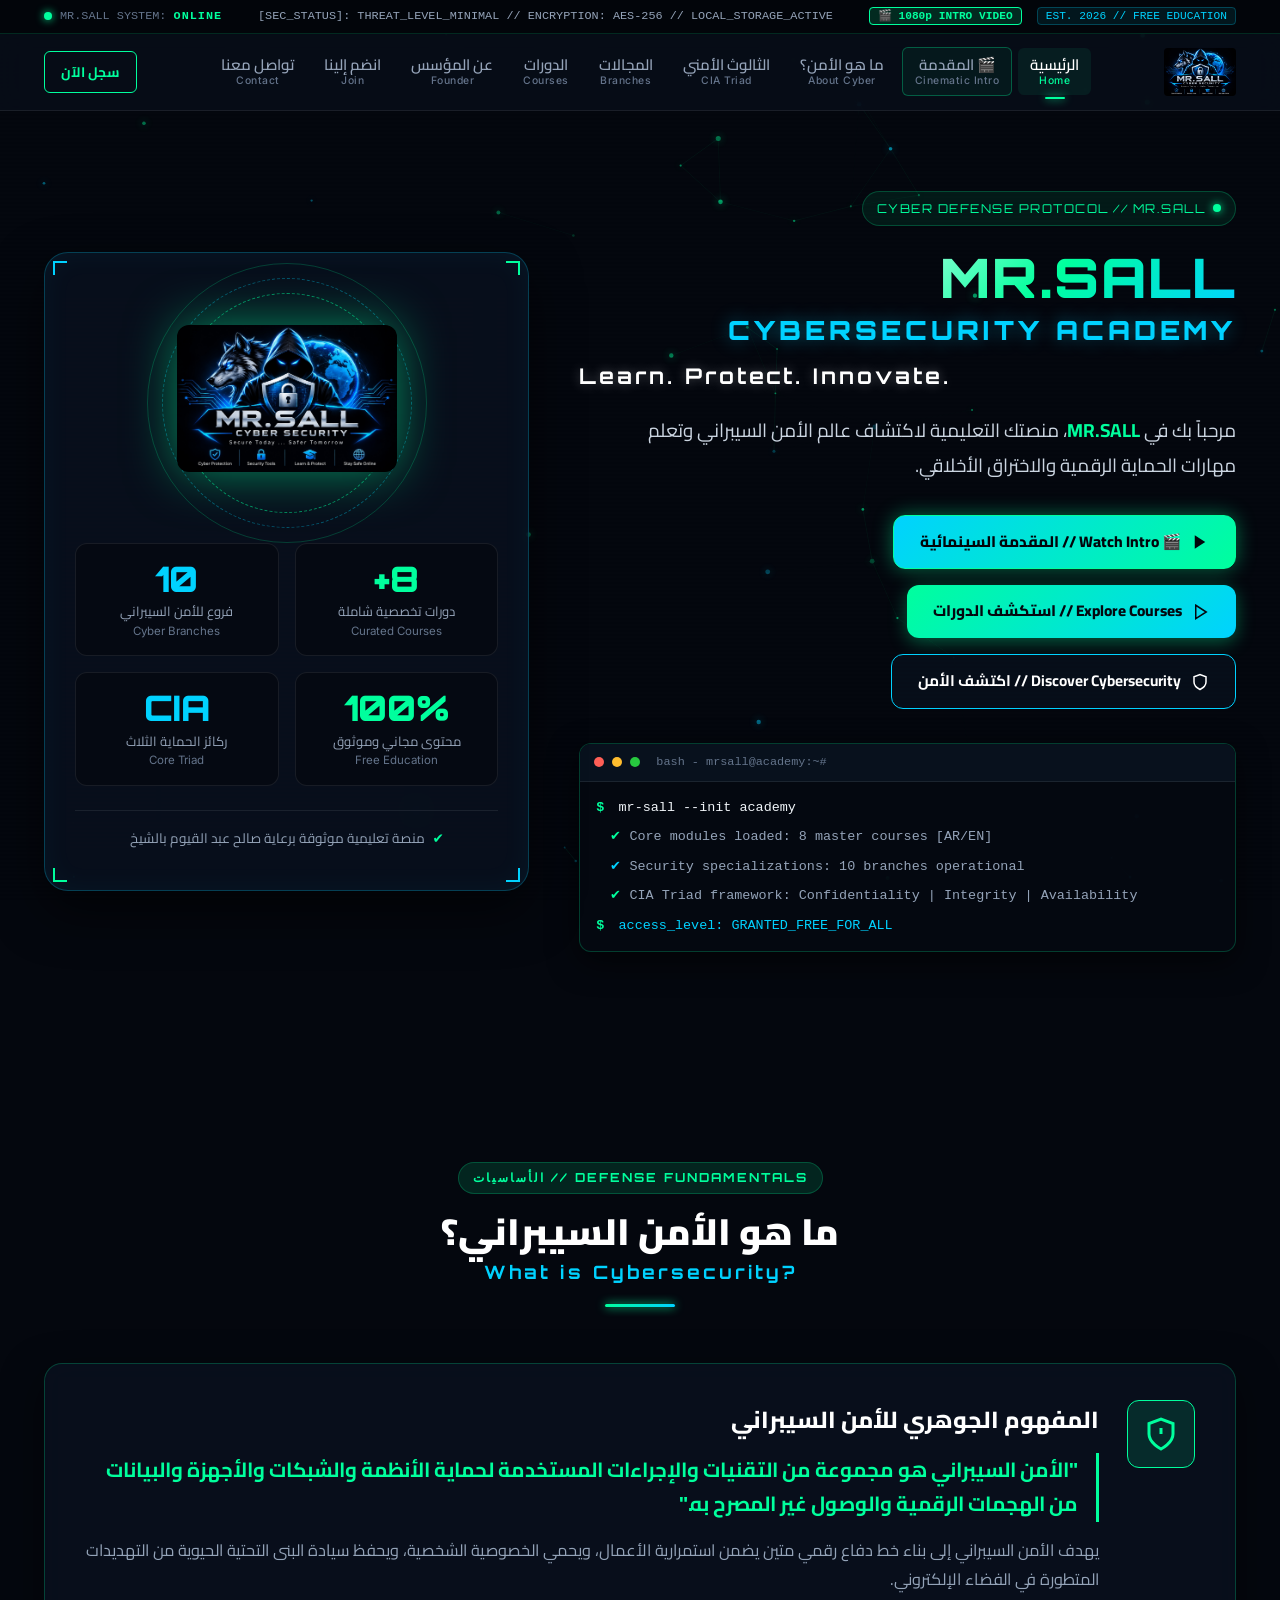
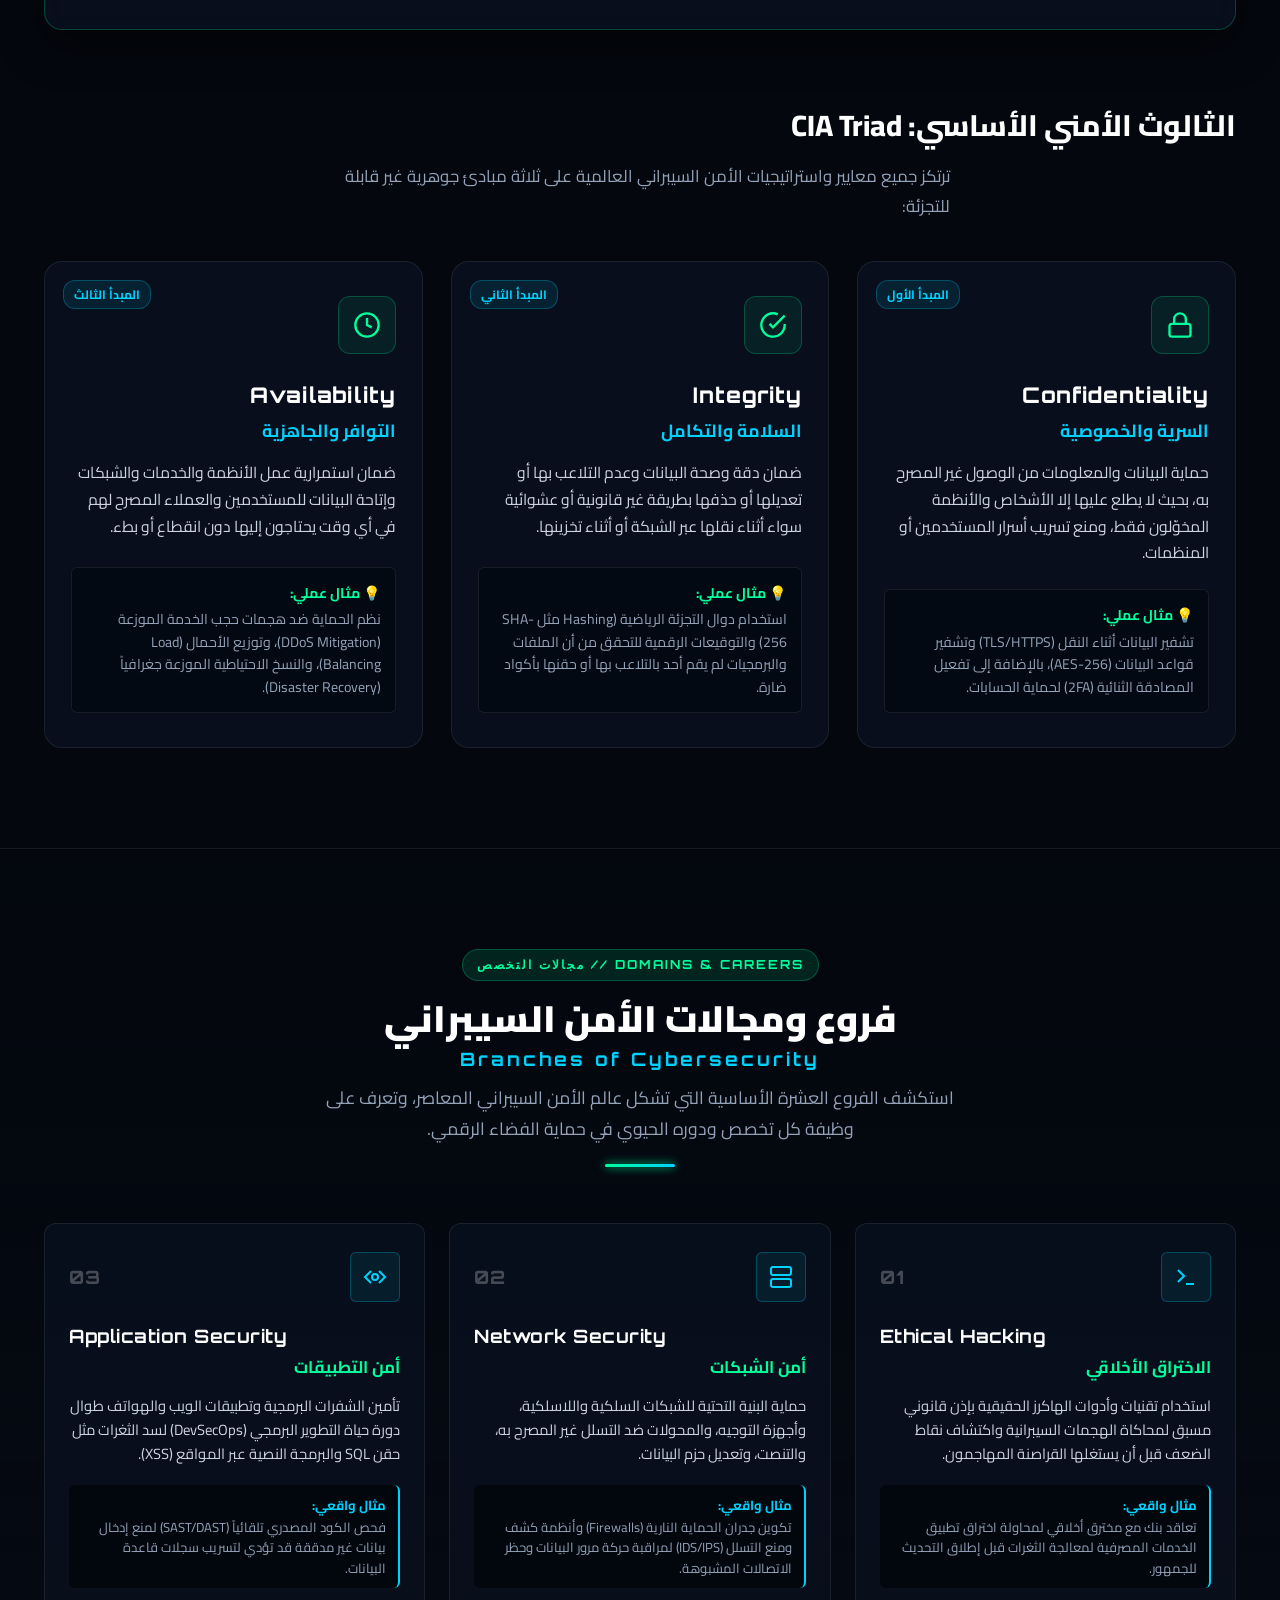
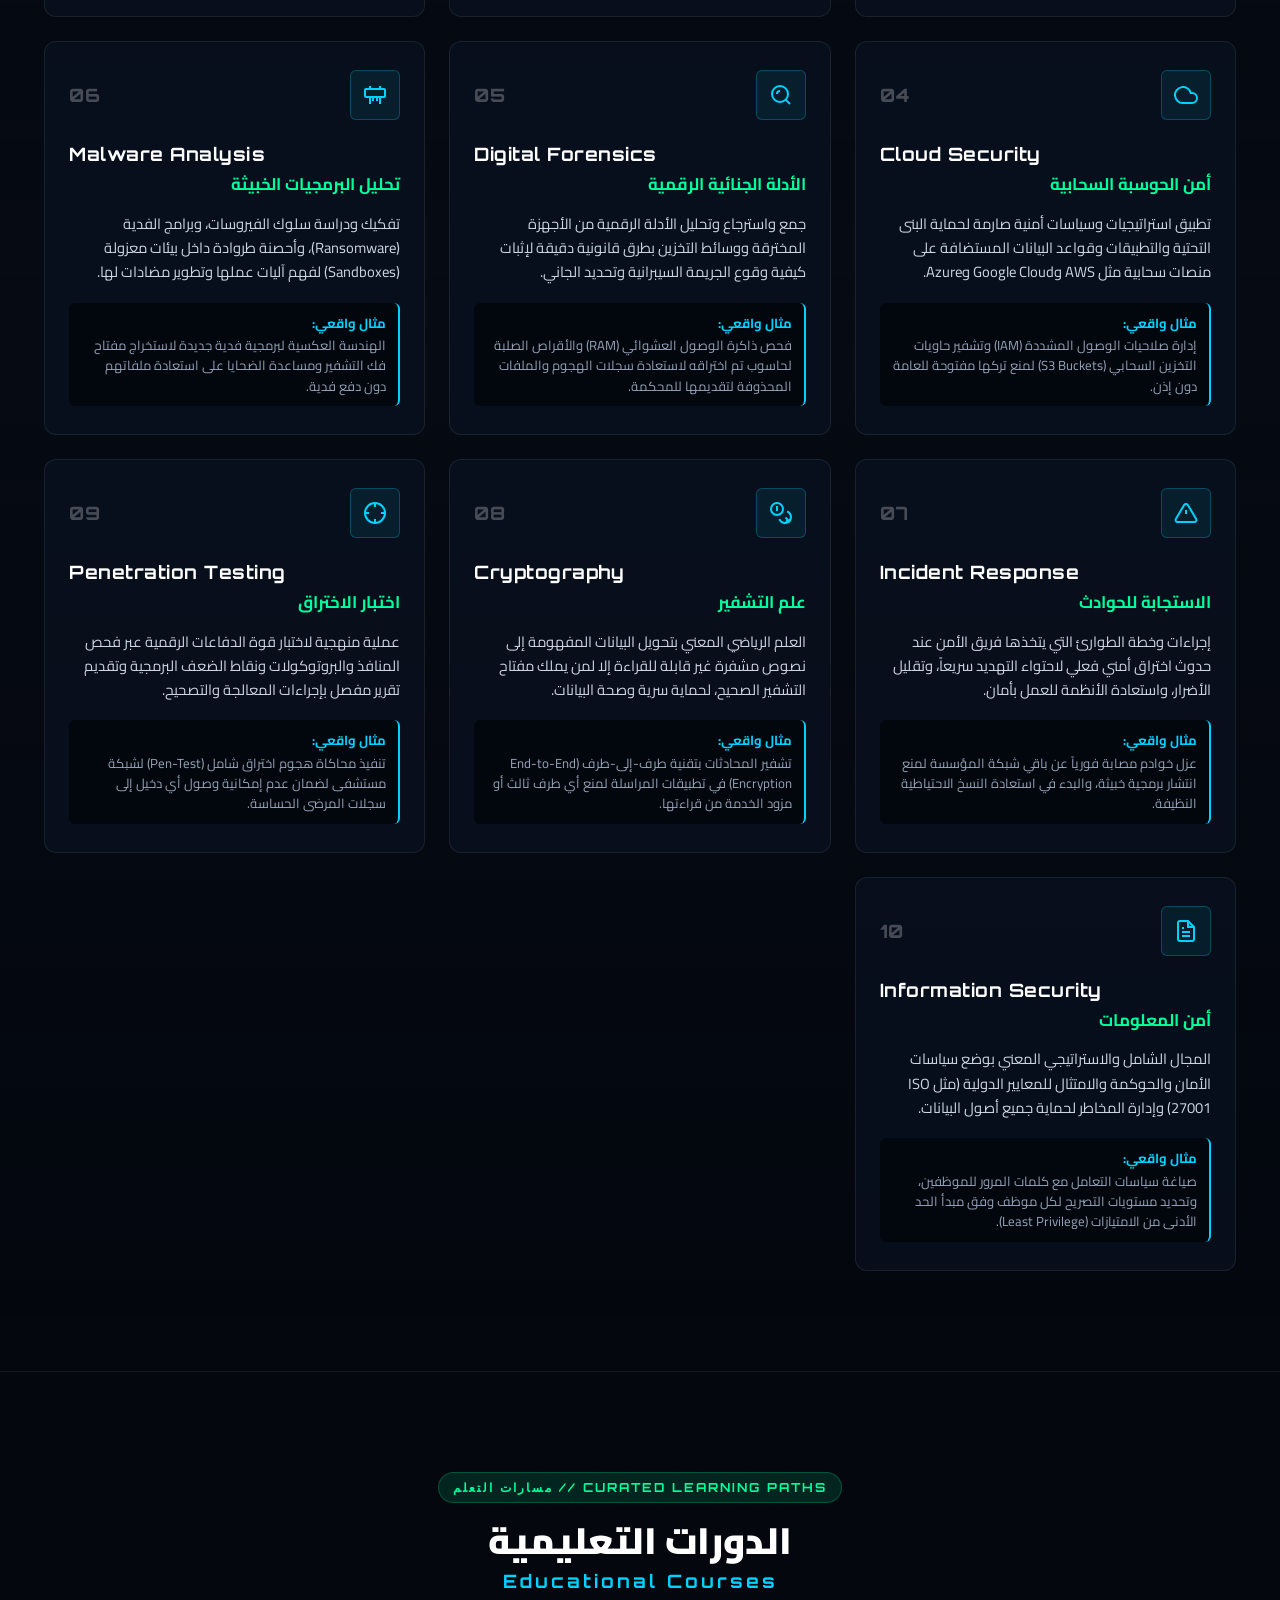
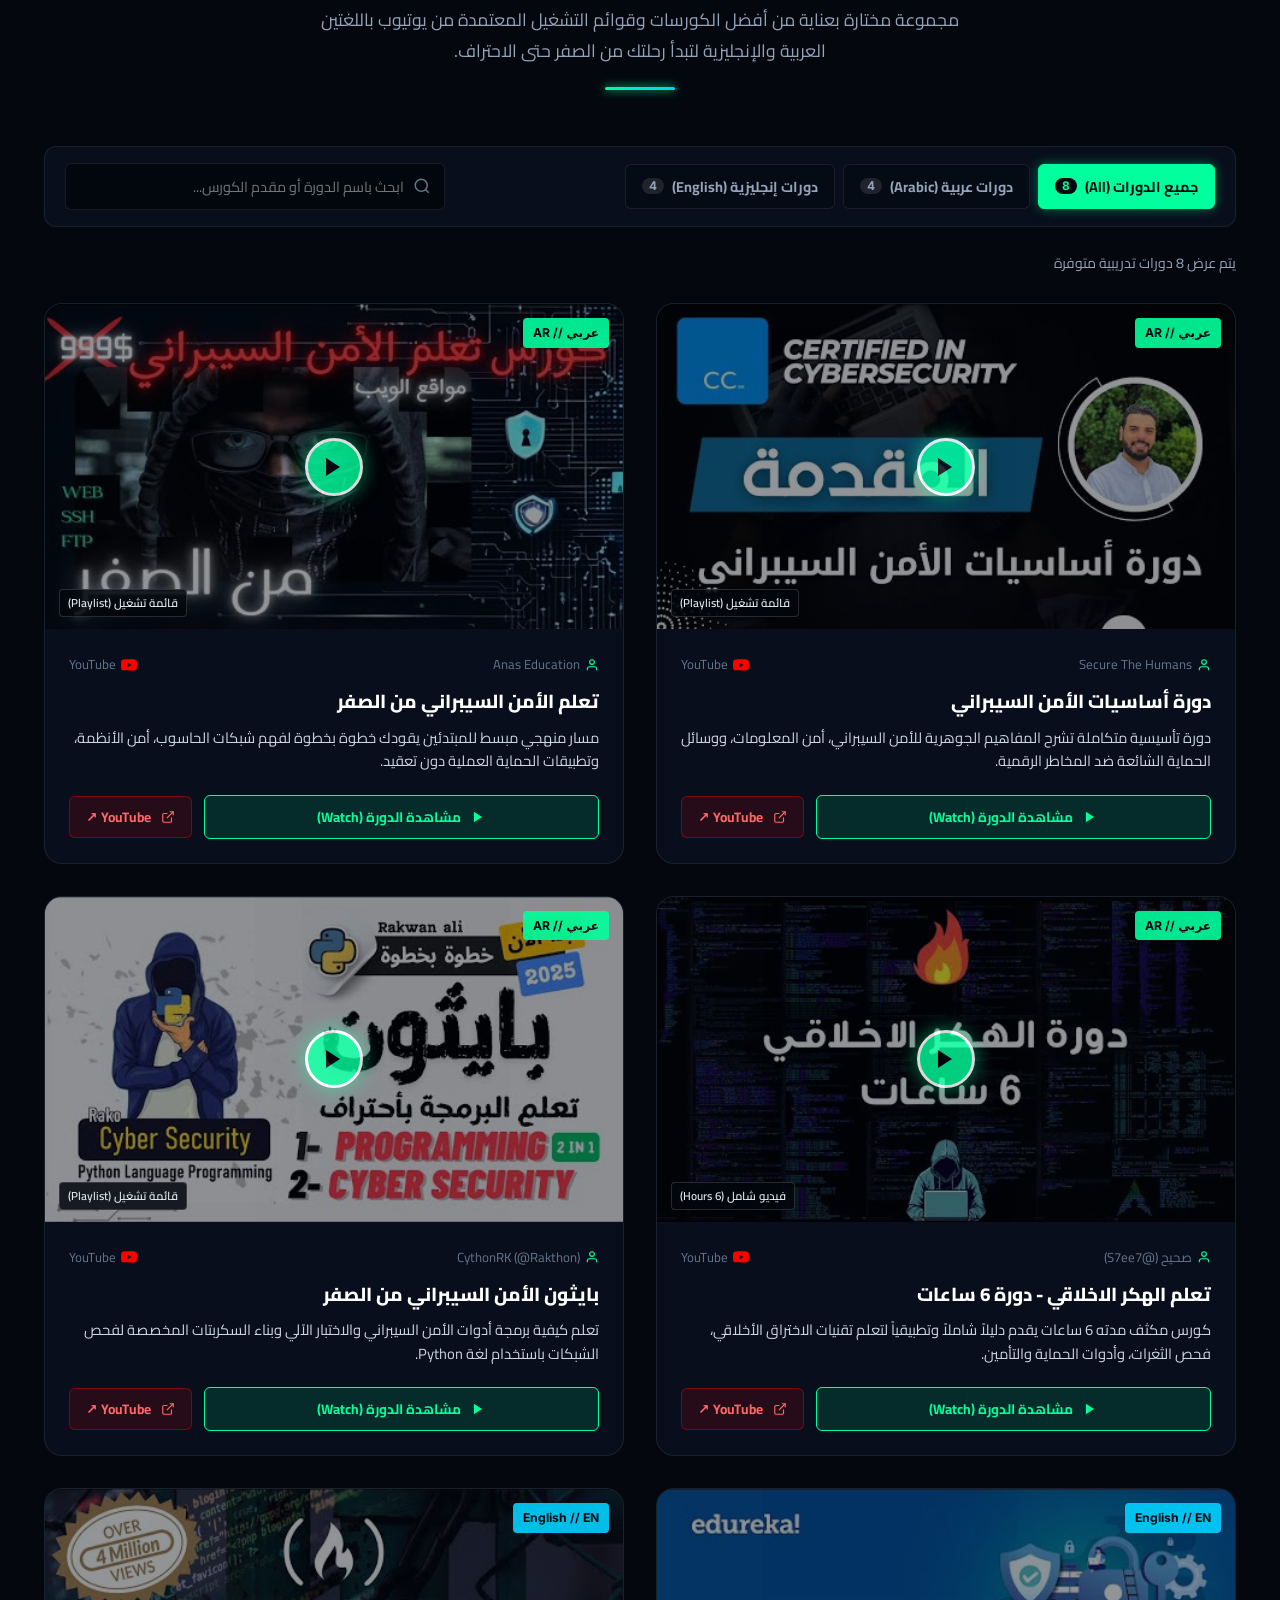
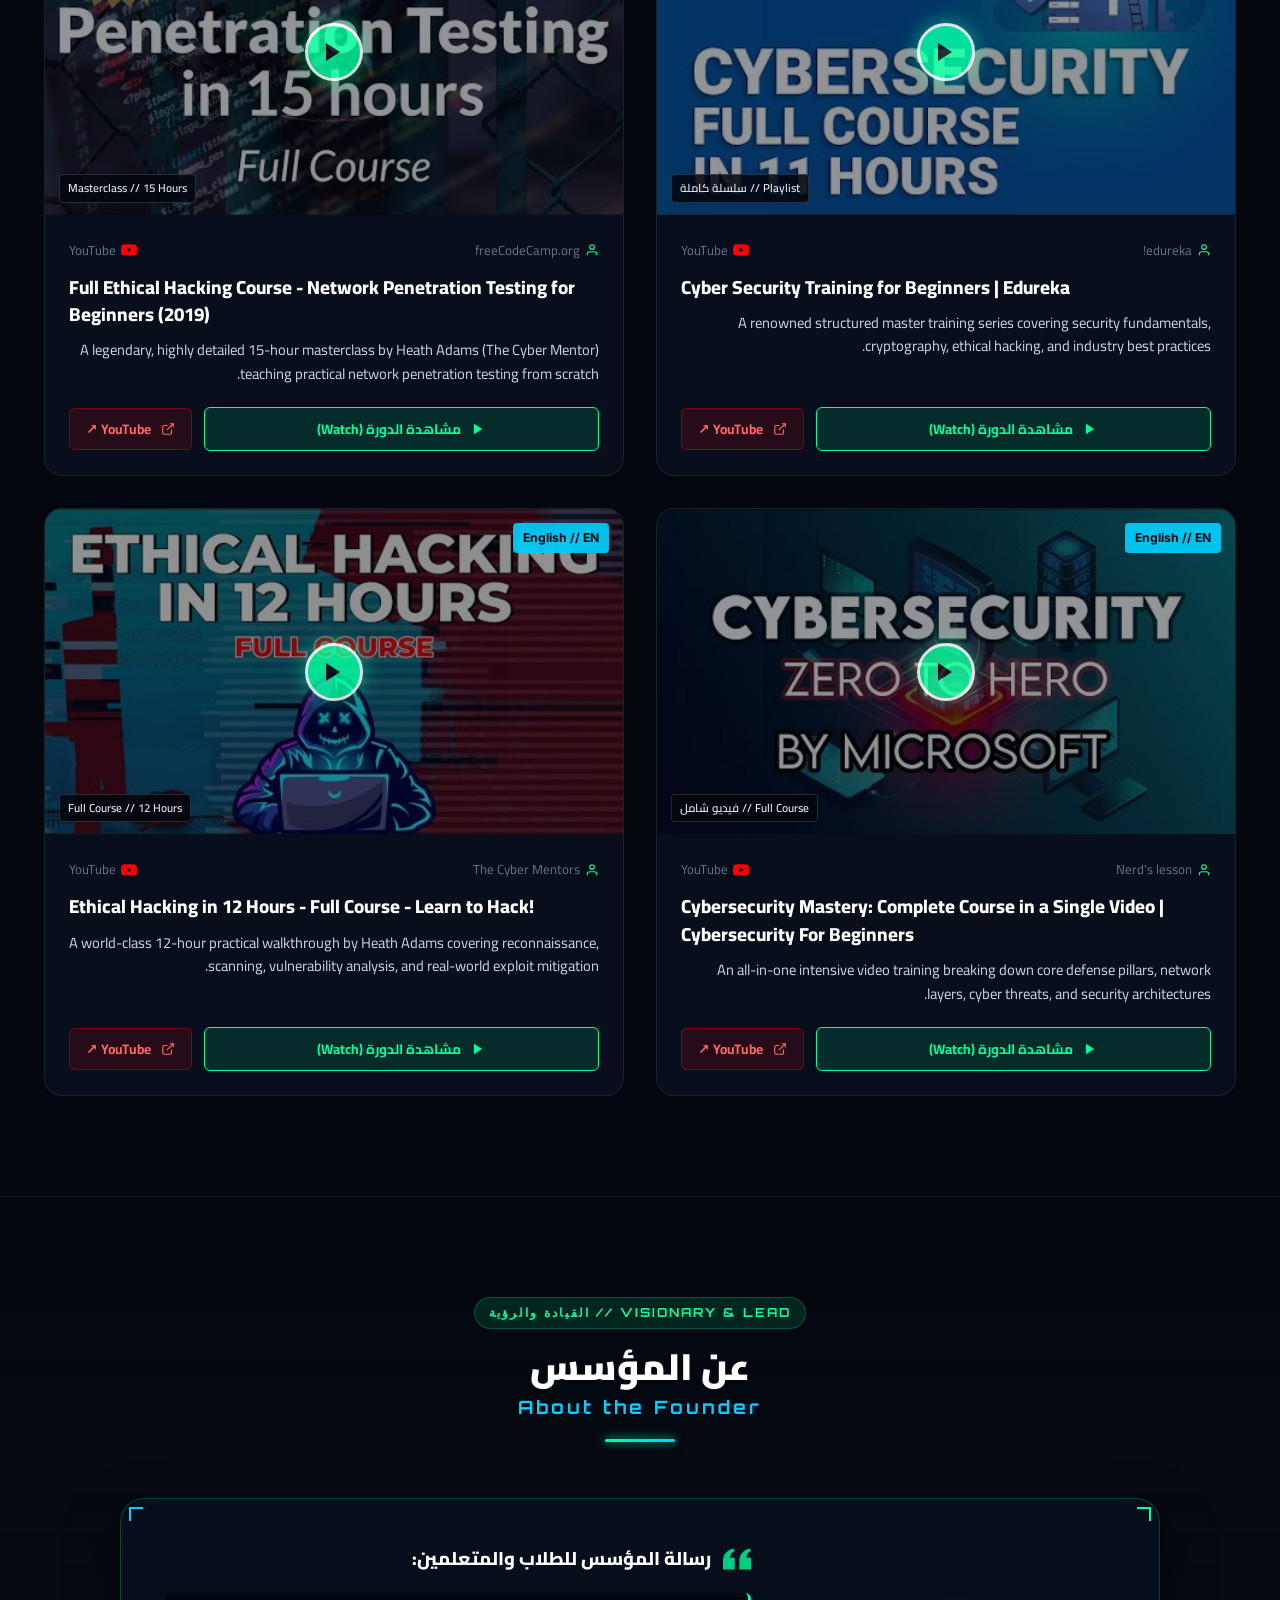
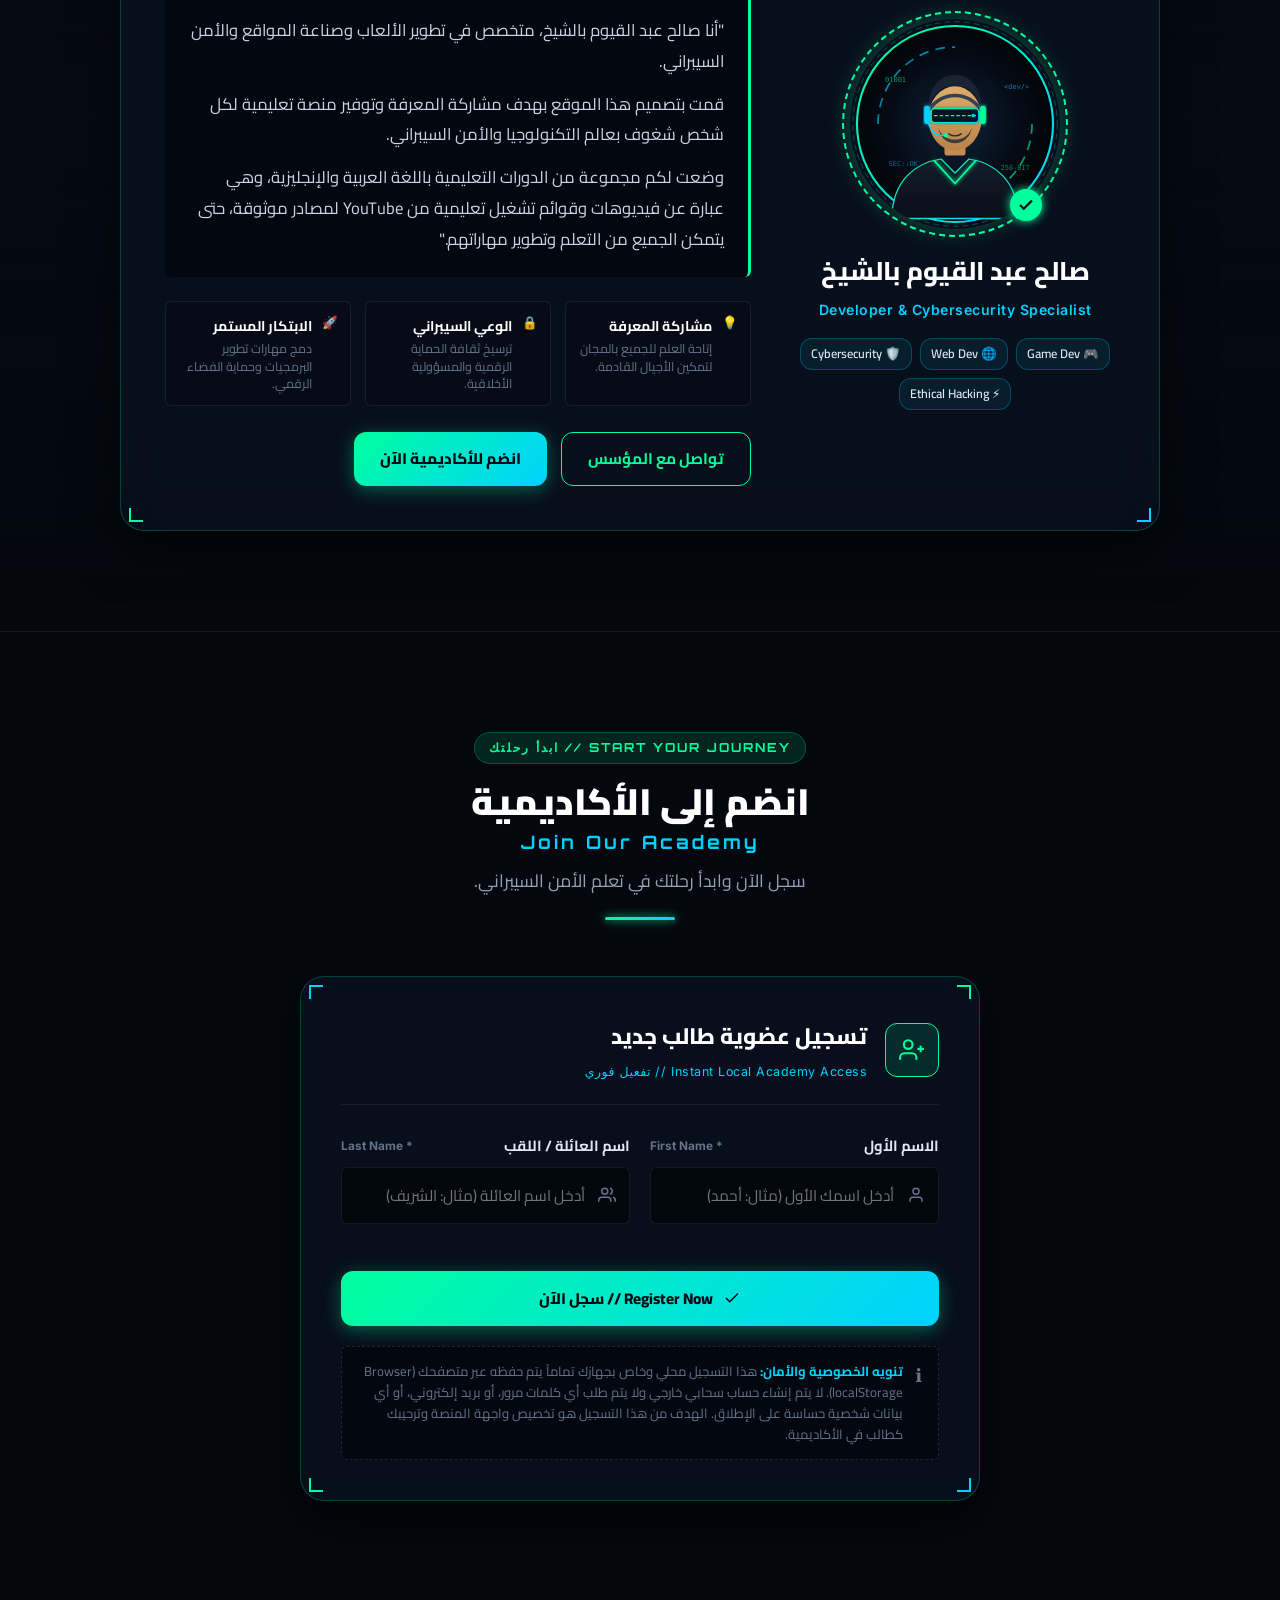
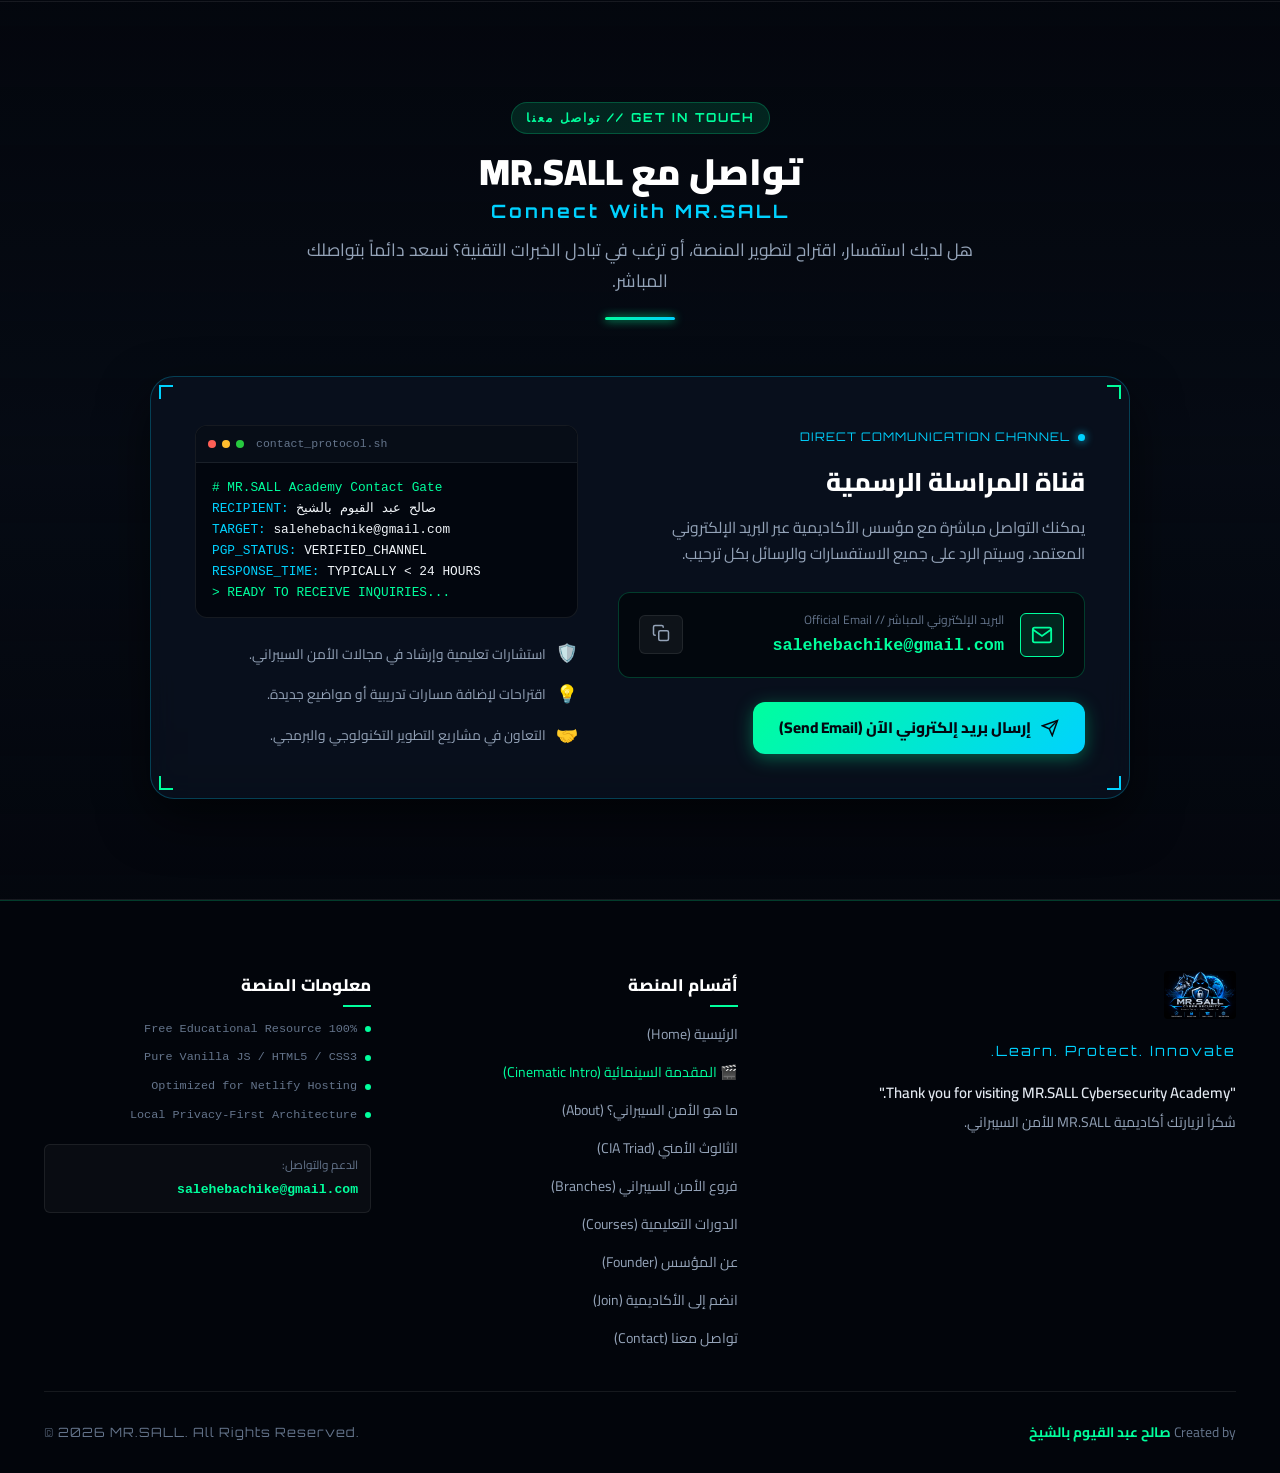
<file: index.html>
<!DOCTYPE html>
<html lang="ar" dir="rtl" class="dark-theme">
<head>
  <meta charset="UTF-8">
  <meta name="viewport" content="width=device-width, initial-scale=1.0">
  <title>MR.SALL – Cybersecurity Academy | Learn. Protect. Innovate.</title>
  
  <!-- SEO Meta Tags -->
  <meta name="description" content="MR.SALL Cybersecurity Academy – منصة تعليمية متقدمة في الأمن السيبراني، الاختراق الأخلاقي، وحماية البيانات. أسسها صالح عبد القيوم بالشيخ لمشاركة المعرفة وتطوير المهارات.">
  <meta name="keywords" content="MR.SALL, Cybersecurity, الأمن السيبراني, الاختراق الأخلاقي, Ethical Hacking, صالح عبد القيوم بالشيخ, حماية البيانات, دورات أمن سيبراني, Network Security">
  <meta name="author" content="صالح عبد القيوم بالشيخ">
  <meta name="robots" content="index, follow">

  <!-- Open Graph / Facebook / WhatsApp -->
  <meta property="og:type" content="website">
  <meta property="og:url" content="https://mr-sall-academy.netlify.app/">
  <meta property="og:title" content="MR.SALL – CYBERSECURITY ACADEMY">
  <meta property="og:description" content="Learn. Protect. Innovate. منصتك التعليمية لاكتشاف عالم الأمن السيبراني وتعلم مهارات الحماية الرقمية والاختراق الأخلاقي.">
  <meta property="og:image" content="assets/logo.jpg">

  <!-- Twitter Card -->
  <meta name="twitter:card" content="summary_large_image">
  <meta name="twitter:title" content="MR.SALL – CYBERSECURITY ACADEMY">
  <meta name="twitter:description" content="Learn. Protect. Innovate. منصة تعليمية في الأمن السيبراني أسسها صالح عبد القيوم بالشيخ.">
  <meta name="twitter:image" content="assets/logo.jpg">

  <!-- Favicon -->
  <link rel="icon" type="image/jpeg" href="assets/logo.jpg">
  <link rel="apple-touch-icon" href="assets/logo.jpg">

  <!-- Modern Cyber & Arabic Typography (Google Fonts) -->
  <link rel="preconnect" href="https://fonts.googleapis.com">
  <link rel="preconnect" href="https://fonts.gstatic.com" crossorigin>
  <link href="https://fonts.googleapis.com/css2?family=Cairo:wght@400;600;700;800;900&family=Inter:wght@300;400;500;600;700&family=Orbitron:wght@500;700;800;900&family=Rajdhani:wght@500;600;700&display=swap" rel="stylesheet">

  <!-- Stylesheet -->
  <link rel="stylesheet" href="style.css">
</head>
<body>

  <!-- Cyber Preloader Screen -->
  <div id="cyber-preloader" class="preloader">
    <div class="preloader-content">
      <div class="preloader-shield">
        <img src="assets/logo.jpg" alt="MR.SALL Loading Shield" width="75" height="50">
      </div>
      <div class="preloader-brand">MR<span class="neon-green">.</span>SALL</div>
      <div class="preloader-bar">
        <div class="preloader-progress" id="preloader-progress"></div>
      </div>
      <div class="preloader-status" id="preloader-status">[SYSTEM_INITIALIZING]: SECURE ACADEMY PROTOCOLS...</div>
    </div>
  </div>

  <!-- Background Cyber Particle Canvas -->
  <canvas id="cyber-canvas" class="cyber-canvas" aria-hidden="true"></canvas>

  <!-- Cyber Scanline Effect Overlay -->
  <div class="scanlines" aria-hidden="true"></div>

  <!-- Top System Status Banner -->
  <header class="top-status-bar" dir="ltr">
    <div class="container status-bar-content">
      <div class="status-indicator">
        <span class="status-dot"></span>
        <span class="status-label">MR.SALL SYSTEM: <strong>ONLINE</strong></span>
      </div>
      <div class="terminal-ticker">
        <span class="ticker-text">[SEC_STATUS]: THREAT_LEVEL_MINIMAL // ENCRYPTION: AES-256 // LOCAL_STORAGE_ACTIVE</span>
      </div>
      <div class="academy-badge">
        <a href="intro.html" class="status-intro-link" title="Play 1080p Cinematic Intro">
          <span>🎬 1080p INTRO VIDEO</span>
        </a>
        <span>EST. 2026 // FREE EDUCATION</span>
      </div>
    </div>
  </header>

  <!-- Sticky Navigation Bar -->
  <nav class="navbar" id="navbar">
    <div class="container nav-container">
      
      <!-- Brand Logo -->
      <a href="#hero" class="brand-link" aria-label="MR.SALL Academy Home">
        <img src="assets/logo.jpg" alt="MR.SALL Cybersecurity Academy Logo" class="brand-logo" height="48">
      </a>

      <!-- Desktop Navigation Menu -->
      <ul class="nav-menu" id="nav-menu">
        <li class="nav-item"><a href="#hero" class="nav-link active">الرئيسية <span class="en-sub">Home</span></a></li>
        <li class="nav-item"><a href="intro.html" class="nav-link nav-link-intro" title="شاهد المقدمة السينمائية بدقة 1080p">🎬 المقدمة <span class="en-sub">Cinematic Intro</span></a></li>
        <li class="nav-item"><a href="#what-is-cyber" class="nav-link">ما هو الأمن؟ <span class="en-sub">About Cyber</span></a></li>
        <li class="nav-item"><a href="#cia-triad" class="nav-link">الثالوث الأمني <span class="en-sub">CIA Triad</span></a></li>
        <li class="nav-item"><a href="#branches" class="nav-link">المجالات <span class="en-sub">Branches</span></a></li>
        <li class="nav-item"><a href="#courses" class="nav-link">الدورات <span class="en-sub">Courses</span></a></li>
        <li class="nav-item"><a href="#founder" class="nav-link">عن المؤسس <span class="en-sub">Founder</span></a></li>
        <li class="nav-item"><a href="#register" class="nav-link">انضم إلينا <span class="en-sub">Join</span></a></li>
        <li class="nav-item"><a href="#contact" class="nav-link">تواصل معنا <span class="en-sub">Contact</span></a></li>
      </ul>

      <!-- Nav CTA & Controls -->
      <div class="nav-actions">
        <!-- Quick Student ID Badge (shown if registered) -->
        <div id="nav-student-pill" class="student-pill hidden" title="طالب مسجل محلياً">
          <span class="student-pill-icon">🛡️</span>
          <span id="nav-student-name" class="student-pill-name"></span>
        </div>

        <!-- Join Button -->
        <a href="#register" class="btn btn-sm btn-outline-cyber">
          <span>سجل الآن</span>
        </a>

        <!-- Mobile Menu Toggle -->
        <button class="menu-toggle" id="menu-toggle" aria-label="تبديل القائمة" aria-expanded="false">
          <span class="bar"></span>
          <span class="bar"></span>
          <span class="bar"></span>
        </button>
      </div>

    </div>
  </nav>

  <!-- MAIN CONTENT -->
  <main>

    <!-- SECTION 3: HERO SECTION -->
    <section class="hero-section" id="hero">
      <div class="container hero-container">
        
        <div class="hero-grid">
          <!-- Hero Text & CTA -->
          <div class="hero-text-col">
            
            <div class="cyber-badge-wrap">
              <span class="cyber-badge">
                <span class="badge-pulse"></span>
                <span>CYBER DEFENSE PROTOCOL // MR.SALL</span>
              </span>
            </div>

            <!-- Main Heading -->
            <h1 class="hero-title">
              <span class="brand-glow">MR.SALL</span>
              <span class="title-sub">CYBERSECURITY ACADEMY</span>
            </h1>

            <!-- Subtitle -->
            <h2 class="hero-subtitle" dir="ltr">
              Learn. Protect. Innovate.
            </h2>

            <!-- Arabic Introduction -->
            <p class="hero-intro">
              مرحباً بك في <strong class="neon-green">MR.SALL</strong>، منصتك التعليمية لاكتشاف عالم الأمن السيبراني وتعلم مهارات الحماية الرقمية والاختراق الأخلاقي.
            </p>

            <!-- Buttons -->
            <div class="hero-btn-group">
              <a href="intro.html" class="btn btn-epic-intro btn-glow">
                <svg class="btn-icon" viewBox="0 0 24 24" fill="currentColor">
                  <polygon points="5 3 19 12 5 21 5 3"></polygon>
                </svg>
                <span>🎬 Watch Intro // المقدمة السينمائية</span>
              </a>

              <a href="#courses" class="btn btn-primary">
                <svg class="btn-icon" viewBox="0 0 24 24" fill="none" stroke="currentColor" stroke-width="2">
                  <polygon points="5 3 19 12 5 21 5 3"></polygon>
                </svg>
                <span>Explore Courses // استكشف الدورات</span>
              </a>

              <a href="#what-is-cyber" class="btn btn-secondary">
                <svg class="btn-icon" viewBox="0 0 24 24" fill="none" stroke="currentColor" stroke-width="2">
                  <path d="M12 22s8-4 8-10V5l-8-3-8 3v7c0 6 8 10 8 10z"></path>
                </svg>
                <span>Discover Cybersecurity // اكتشف الأمن</span>
              </a>
            </div>

            <!-- Live Terminal Simulation Preview -->
            <div class="hero-terminal" dir="ltr">
              <div class="terminal-header">
                <span class="t-btn red"></span>
                <span class="t-btn yellow"></span>
                <span class="t-btn green"></span>
                <span class="t-title">bash - mrsall@academy:~#</span>
              </div>
              <div class="terminal-body">
                <p class="t-line"><span class="t-prompt">$</span> mr-sall --init academy</p>
                <p class="t-line t-response"><span class="neon-green">✔</span> Core modules loaded: 8 master courses [AR/EN]</p>
                <p class="t-line t-response"><span class="neon-blue">✔</span> Security specializations: 10 branches operational</p>
                <p class="t-line t-response"><span class="neon-green">✔</span> CIA Triad framework: Confidentiality | Integrity | Availability</p>
                <p class="t-line"><span class="t-prompt">$</span> <span class="typing-cursor">access_level: GRANTED_FREE_FOR_ALL</span></p>
              </div>
            </div>

          </div>

          <!-- Hero Visual Shield & Metrics -->
          <div class="hero-visual-col">
            <div class="cyber-shield-card">
              
              <!-- Floating Corner Cyber Accents -->
              <div class="corner-bracket top-left"></div>
              <div class="corner-bracket top-right"></div>
              <div class="corner-bracket bottom-left"></div>
              <div class="corner-bracket bottom-right"></div>

              <!-- Animated Hologram Shield -->
              <div class="hologram-shield-wrapper">
                <div class="shield-halo-rings">
                  <div class="halo-ring ring-1"></div>
                  <div class="halo-ring ring-2"></div>
                  <div class="halo-ring ring-3"></div>
                </div>

                <div class="shield-emblem-large">
                  <img src="assets/logo.jpg" alt="MR.SALL Cyber Security" class="shield-img" width="200" height="133">
                </div>
              </div>

              <!-- Academy Key Metrics -->
              <div class="hero-stats-grid">
                <div class="stat-box">
                  <div class="stat-number neon-green" data-counter="8">8+</div>
                  <div class="stat-desc">دورات تخصصية شاملة<br><span class="en-sub">Curated Courses</span></div>
                </div>
                <div class="stat-box">
                  <div class="stat-number neon-blue" data-counter="10">10</div>
                  <div class="stat-desc">فروع للأمن السيبراني<br><span class="en-sub">Cyber Branches</span></div>
                </div>
                <div class="stat-box">
                  <div class="stat-number neon-green">100%</div>
                  <div class="stat-desc">محتوى مجاني وموثوق<br><span class="en-sub">Free Education</span></div>
                </div>
                <div class="stat-box">
                  <div class="stat-number neon-blue">CIA</div>
                  <div class="stat-desc">ركائز الحماية الثلاث<br><span class="en-sub">Core Triad</span></div>
                </div>
              </div>

              <div class="verified-platform-footer">
                <span class="icon-check">✔</span>
                <span>منصة تعليمية موثوقة برعاية صالح عبد القيوم بالشيخ</span>
              </div>

            </div>
          </div>
        </div>

      </div>
    </section>

    <!-- SECTION 7: WHAT IS CYBERSECURITY? -->
    <section class="section" id="what-is-cyber">
      <div class="container">
        
        <!-- Section Header -->
        <div class="section-header text-center">
          <div class="section-tag">
            <span>DEFENSE FUNDAMENTALS // الأساسيات</span>
          </div>
          <h2 class="section-title">
            ما هو الأمن السيبراني؟
            <span class="en-title" dir="ltr">What is Cybersecurity?</span>
          </h2>
          <div class="section-divider"></div>
        </div>

        <!-- Main Definition Box -->
        <div class="definition-card">
          <div class="definition-icon-wrap">
            <svg class="def-icon" viewBox="0 0 24 24" fill="none" stroke="currentColor" stroke-width="2">
              <path d="M12 22s8-4 8-10V5l-8-3-8 3v7c0 6 8 10 8 10z"></path>
              <path d="M12 8v4"></path>
              <path d="M12 16h.01"></path>
            </svg>
          </div>
          <div class="definition-content">
            <h3 class="definition-heading">المفهوم الجوهري للأمن السيبراني</h3>
            <blockquote class="definition-text">
              "الأمن السيبراني هو مجموعة من التقنيات والإجراءات المستخدمة لحماية الأنظمة والشبكات والأجهزة والبيانات من الهجمات الرقمية والوصول غير المصرح به."
            </blockquote>
            <p class="definition-subtext">
              يهدف الأمن السيبراني إلى بناء خط دفاع رقمي متين يضمن استمرارية الأعمال، ويحمي الخصوصية الشخصية، ويحفظ سيادة البنى التحتية الحيوية من التهديدات المتطورة في الفضاء الإلكتروني.
            </p>
          </div>
        </div>

        <!-- CIA TRIAD (SECTION 7 CONTINUED) -->
        <div class="cia-triad-wrapper" id="cia-triad">
          
          <div class="sub-header text-center">
            <h3 class="sub-title">
              الثالوث الأمني الأساسي: CIA Triad
            </h3>
            <p class="sub-desc">
              ترتكز جميع معايير واستراتيجيات الأمن السيبراني العالمية على ثلاثة مبادئ جوهرية غير قابلة للتجزئة:
            </p>
          </div>

          <div class="triad-cards-grid">
            
            <!-- Principle 1: Confidentiality -->
            <div class="triad-card" data-triad="C">
              <div class="triad-badge">المبدأ الأول</div>
              <div class="triad-icon-box">
                <svg viewBox="0 0 24 24" fill="none" stroke="currentColor" stroke-width="2">
                  <rect x="3" y="11" width="18" height="11" rx="2" ry="2"></rect>
                  <path d="M7 11V7a5 5 0 0 1 10 0v4"></path>
                </svg>
              </div>
              <h4 class="triad-title">
                Confidentiality
                <span class="ar-triad">السرية والخصوصية</span>
              </h4>
              <p class="triad-explanation">
                حماية البيانات والمعلومات من الوصول غير المصرح به، بحيث لا يطلع عليها إلا الأشخاص والأنظمة المخوّلون فقط، ومنع تسريب أسرار المستخدمين أو المنظمات.
              </p>
              <div class="triad-example">
                <strong class="example-label">💡 مثال عملي:</strong>
                <span>تشفير البيانات أثناء النقل (TLS/HTTPS) وتشفير قواعد البيانات (AES-256)، بالإضافة إلى تفعيل المصادقة الثنائية (2FA) لحماية الحسابات.</span>
              </div>
            </div>

            <!-- Principle 2: Integrity -->
            <div class="triad-card" data-triad="I">
              <div class="triad-badge">المبدأ الثاني</div>
              <div class="triad-icon-box">
                <svg viewBox="0 0 24 24" fill="none" stroke="currentColor" stroke-width="2">
                  <path d="M22 11.08V12a10 10 0 1 1-5.93-9.14"></path>
                  <polyline points="22 4 12 14.01 9 11.01"></polyline>
                </svg>
              </div>
              <h4 class="triad-title">
                Integrity
                <span class="ar-triad">السلامة والتكامل</span>
              </h4>
              <p class="triad-explanation">
                ضمان دقة وصحة البيانات وعدم التلاعب بها أو تعديلها أو حذفها بطريقة غير قانونية أو عشوائية سواء أثناء نقلها عبر الشبكة أو أثناء تخزينها.
              </p>
              <div class="triad-example">
                <strong class="example-label">💡 مثال عملي:</strong>
                <span>استخدام دوال التجزئة الرياضية (Hashing مثل SHA-256) والتوقيعات الرقمية للتحقق من أن الملفات والبرمجيات لم يقم أحد بالتلاعب بها أو حقنها بأكواد ضارة.</span>
              </div>
            </div>

            <!-- Principle 3: Availability -->
            <div class="triad-card" data-triad="A">
              <div class="triad-badge">المبدأ الثالث</div>
              <div class="triad-icon-box">
                <svg viewBox="0 0 24 24" fill="none" stroke="currentColor" stroke-width="2">
                  <circle cx="12" cy="12" r="10"></circle>
                  <polyline points="12 6 12 12 16 14"></polyline>
                </svg>
              </div>
              <h4 class="triad-title">
                Availability
                <span class="ar-triad">التوافر والجاهزية</span>
              </h4>
              <p class="triad-explanation">
                ضمان استمرارية عمل الأنظمة والخدمات والشبكات وإتاحة البيانات للمستخدمين والعملاء المصرح لهم في أي وقت يحتاجون إليها دون انقطاع أو بطء.
              </p>
              <div class="triad-example">
                <strong class="example-label">💡 مثال عملي:</strong>
                <span>نظم الحماية ضد هجمات حجب الخدمة الموزعة (DDoS Mitigation)، وتوزيع الأحمال (Load Balancing)، والنسخ الاحتياطية الموزعة جغرافياً (Disaster Recovery).</span>
              </div>
            </div>

          </div>
        </div>

      </div>
    </section>

    <!-- SECTION 8: CYBERSECURITY SPECIALIZATIONS -->
    <section class="section section-darker" id="branches">
      <div class="container">
        
        <div class="section-header text-center">
          <div class="section-tag">
            <span>DOMAINS & CAREERS // مجالات التخصص</span>
          </div>
          <h2 class="section-title">
            فروع ومجالات الأمن السيبراني
            <span class="en-title" dir="ltr">Branches of Cybersecurity</span>
          </h2>
          <p class="section-lead">
            استكشف الفروع العشرة الأساسية التي تشكل عالم الأمن السيبراني المعاصر، وتعرف على وظيفة كل تخصص ودوره الحيوي في حماية الفضاء الرقمي.
          </p>
          <div class="section-divider"></div>
        </div>

        <!-- 10 Specializations Grid -->
        <div class="specializations-grid">
          
          <!-- 1. Ethical Hacking -->
          <div class="branch-card">
            <div class="branch-icon-header">
              <div class="branch-icon">
                <svg viewBox="0 0 24 24" fill="none" stroke="currentColor" stroke-width="2">
                  <path d="M4 17l6-6-6-6"></path>
                  <path d="M12 19h8"></path>
                </svg>
              </div>
              <span class="branch-index">01</span>
            </div>
            <h3 class="branch-title-en" dir="ltr">Ethical Hacking</h3>
            <h4 class="branch-title-ar">الاختراق الأخلاقي</h4>
            <p class="branch-desc">
              استخدام تقنيات وأدوات الهاكرز الحقيقية بإذن قانوني مسبق لمحاكاة الهجمات السيبرانية واكتشاف نقاط الضعف قبل أن يستغلها القراصنة المهاجمون.
            </p>
            <div class="branch-example">
              <span class="ex-badge">مثال واقعي:</span>
              <span>تعاقد بنك مع مخترق أخلاقي لمحاولة اختراق تطبيق الخدمات المصرفية لمعالجة الثغرات قبل إطلاق التحديث للجمهور.</span>
            </div>
          </div>

          <!-- 2. Network Security -->
          <div class="branch-card">
            <div class="branch-icon-header">
              <div class="branch-icon">
                <svg viewBox="0 0 24 24" fill="none" stroke="currentColor" stroke-width="2">
                  <rect x="2" y="2" width="20" height="8" rx="2" ry="2"></rect>
                  <rect x="2" y="14" width="20" height="8" rx="2" ry="2"></rect>
                  <line x1="6" y1="6" x2="6.01" y2="6"></line>
                  <line x1="6" y1="18" x2="6.01" y2="18"></line>
                </svg>
              </div>
              <span class="branch-index">02</span>
            </div>
            <h3 class="branch-title-en" dir="ltr">Network Security</h3>
            <h4 class="branch-title-ar">أمن الشبكات</h4>
            <p class="branch-desc">
              حماية البنية التحتية للشبكات السلكية واللاسلكية، وأجهزة التوجيه، والمحولات ضد التسلل غير المصرح به، والتنصت، وتعديل حزم البيانات.
            </p>
            <div class="branch-example">
              <span class="ex-badge">مثال واقعي:</span>
              <span>تكوين جدران الحماية النارية (Firewalls) وأنظمة كشف ومنع التسلل (IDS/IPS) لمراقبة حركة مرور البيانات وحظر الاتصالات المشبوهة.</span>
            </div>
          </div>

          <!-- 3. Application Security -->
          <div class="branch-card">
            <div class="branch-icon-header">
              <div class="branch-icon">
                <svg viewBox="0 0 24 24" fill="none" stroke="currentColor" stroke-width="2">
                  <polyline points="16 18 22 12 16 6"></polyline>
                  <polyline points="8 6 2 12 8 18"></polyline>
                  <circle cx="12" cy="12" r="3"></circle>
                </svg>
              </div>
              <span class="branch-index">03</span>
            </div>
            <h3 class="branch-title-en" dir="ltr">Application Security</h3>
            <h4 class="branch-title-ar">أمن التطبيقات</h4>
            <p class="branch-desc">
              تأمين الشفرات البرمجية وتطبيقات الويب والهواتف طوال دورة حياة التطوير البرمجي (DevSecOps) لسد الثغرات مثل حقن SQL والبرمجة النصية عبر المواقع (XSS).
            </p>
            <div class="branch-example">
              <span class="ex-badge">مثال واقعي:</span>
              <span>فحص الكود المصدري تلقائياً (SAST/DAST) لمنع إدخال بيانات غير مدققة قد تؤدي لتسريب سجلات قاعدة البيانات.</span>
            </div>
          </div>

          <!-- 4. Cloud Security -->
          <div class="branch-card">
            <div class="branch-icon-header">
              <div class="branch-icon">
                <svg viewBox="0 0 24 24" fill="none" stroke="currentColor" stroke-width="2">
                  <path d="M18 10h-1.26A8 8 0 1 0 9 20h9a5 5 0 0 0 0-10z"></path>
                </svg>
              </div>
              <span class="branch-index">04</span>
            </div>
            <h3 class="branch-title-en" dir="ltr">Cloud Security</h3>
            <h4 class="branch-title-ar">أمن الحوسبة السحابية</h4>
            <p class="branch-desc">
              تطبيق استراتيجيات وسياسات أمنية صارمة لحماية البنى التحتية والتطبيقات وقواعد البيانات المستضافة على منصات سحابية مثل AWS وGoogle Cloud وAzure.
            </p>
            <div class="branch-example">
              <span class="ex-badge">مثال واقعي:</span>
              <span>إدارة صلاحيات الوصول المشددة (IAM) وتشفير حاويات التخزين السحابي (S3 Buckets) لمنع تركها مفتوحة للعامة دون إذن.</span>
            </div>
          </div>

          <!-- 5. Digital Forensics -->
          <div class="branch-card">
            <div class="branch-icon-header">
              <div class="branch-icon">
                <svg viewBox="0 0 24 24" fill="none" stroke="currentColor" stroke-width="2">
                  <circle cx="11" cy="11" r="8"></circle>
                  <line x1="21" y1="21" x2="16.65" y2="16.65"></line>
                  <path d="M11 8a3 3 0 0 0-3 3"></path>
                </svg>
              </div>
              <span class="branch-index">05</span>
            </div>
            <h3 class="branch-title-en" dir="ltr">Digital Forensics</h3>
            <h4 class="branch-title-ar">الأدلة الجنائية الرقمية</h4>
            <p class="branch-desc">
              جمع واسترجاع وتحليل الأدلة الرقمية من الأجهزة المخترقة ووسائط التخزين بطرق قانونية دقيقة لإثبات كيفية وقوع الجريمة السيبرانية وتحديد الجاني.
            </p>
            <div class="branch-example">
              <span class="ex-badge">مثال واقعي:</span>
              <span>فحص ذاكرة الوصول العشوائي (RAM) والأقراص الصلبة لحاسوب تم اختراقه لاستعادة سجلات الهجوم والملفات المحذوفة لتقديمها للمحكمة.</span>
            </div>
          </div>

          <!-- 6. Malware Analysis -->
          <div class="branch-card">
            <div class="branch-icon-header">
              <div class="branch-icon">
                <svg viewBox="0 0 24 24" fill="none" stroke="currentColor" stroke-width="2">
                  <rect x="2" y="6" width="20" height="8" rx="1"></rect>
                  <path d="M17 14v7"></path>
                  <path d="M7 14v7"></path>
                  <path d="M17 3v3"></path>
                  <path d="M7 3v3"></path>
                  <path d="M10 14v4"></path>
                  <path d="M14 14v4"></path>
                </svg>
              </div>
              <span class="branch-index">06</span>
            </div>
            <h3 class="branch-title-en" dir="ltr">Malware Analysis</h3>
            <h4 class="branch-title-ar">تحليل البرمجيات الخبيثة</h4>
            <p class="branch-desc">
              تفكيك ودراسة سلوك الفيروسات، وبرامج الفدية (Ransomware)، وأحصنة طروادة داخل بيئات معزولة (Sandboxes) لفهم آليات عملها وتطوير مضادات لها.
            </p>
            <div class="branch-example">
              <span class="ex-badge">مثال واقعي:</span>
              <span>الهندسة العكسية لبرمجية فدية جديدة لاستخراج مفتاح فك التشفير ومساعدة الضحايا على استعادة ملفاتهم دون دفع فدية.</span>
            </div>
          </div>

          <!-- 7. Incident Response -->
          <div class="branch-card">
            <div class="branch-icon-header">
              <div class="branch-icon">
                <svg viewBox="0 0 24 24" fill="none" stroke="currentColor" stroke-width="2">
                  <path d="M10.29 3.86L1.82 18a2 2 0 0 0 1.71 3h16.94a2 2 0 0 0 1.71-3L13.71 3.86a2 2 0 0 0-3.42 0z"></path>
                  <line x1="12" y1="9" x2="12" y2="13"></line>
                  <line x1="12" y1="17" x2="12.01" y2="17"></line>
                </svg>
              </div>
              <span class="branch-index">07</span>
            </div>
            <h3 class="branch-title-en" dir="ltr">Incident Response</h3>
            <h4 class="branch-title-ar">الاستجابة للحوادث</h4>
            <p class="branch-desc">
              إجراءات وخطة الطوارئ التي يتخذها فريق الأمن عند حدوث اختراق أمني فعلي لاحتواء التهديد سريعاً، وتقليل الأضرار، واستعادة الأنظمة للعمل بأمان.
            </p>
            <div class="branch-example">
              <span class="ex-badge">مثال واقعي:</span>
              <span>عزل خوادم مصابة فورياً عن باقي شبكة المؤسسة لمنع انتشار برمجية خبيثة، والبدء في استعادة النسخ الاحتياطية النظيفة.</span>
            </div>
          </div>

          <!-- 8. Cryptography -->
          <div class="branch-card">
            <div class="branch-icon-header">
              <div class="branch-icon">
                <svg viewBox="0 0 24 24" fill="none" stroke="currentColor" stroke-width="2">
                  <circle cx="8" cy="8" r="6"></circle>
                  <path d="M18.09 10.37A6 6 0 1 1 10.34 18.1"></path>
                  <path d="M7 6h1v4"></path>
                  <path d="m16.5 16.5 4.5 4.5"></path>
                  <path d="m19 19-2 2"></path>
                </svg>
              </div>
              <span class="branch-index">08</span>
            </div>
            <h3 class="branch-title-en" dir="ltr">Cryptography</h3>
            <h4 class="branch-title-ar">علم التشفير</h4>
            <p class="branch-desc">
              العلم الرياضي المعني بتحويل البيانات المفهومة إلى نصوص مشفرة غير قابلة للقراءة إلا لمن يملك مفتاح التشفير الصحيح، لحماية سرية وصحة البيانات.
            </p>
            <div class="branch-example">
              <span class="ex-badge">مثال واقعي:</span>
              <span>تشفير المحادثات بتقنية طرف-إلى-طرف (End-to-End Encryption) في تطبيقات المراسلة لمنع أي طرف ثالث أو مزود الخدمة من قراءتها.</span>
            </div>
          </div>

          <!-- 9. Penetration Testing -->
          <div class="branch-card">
            <div class="branch-icon-header">
              <div class="branch-icon">
                <svg viewBox="0 0 24 24" fill="none" stroke="currentColor" stroke-width="2">
                  <circle cx="12" cy="12" r="10"></circle>
                  <line x1="22" y1="12" x2="18" y2="12"></line>
                  <line x1="6" y1="12" x2="2" y2="12"></line>
                  <line x1="12" y1="6" x2="12" y2="2"></line>
                  <line x1="12" y1="22" x2="12" y2="18"></line>
                </svg>
              </div>
              <span class="branch-index">09</span>
            </div>
            <h3 class="branch-title-en" dir="ltr">Penetration Testing</h3>
            <h4 class="branch-title-ar">اختبار الاختراق</h4>
            <p class="branch-desc">
              عملية منهجية لاختبار قوة الدفاعات الرقمية عبر فحص المنافذ والبروتوكولات ونقاط الضعف البرمجية وتقديم تقرير مفصل بإجراءات المعالجة والتصحيح.
            </p>
            <div class="branch-example">
              <span class="ex-badge">مثال واقعي:</span>
              <span>تنفيذ محاكاة هجوم اختراق شامل (Pen-Test) لشبكة مستشفى لضمان عدم إمكانية وصول أي دخيل إلى سجلات المرضى الحساسة.</span>
            </div>
          </div>

          <!-- 10. Information Security -->
          <div class="branch-card">
            <div class="branch-icon-header">
              <div class="branch-icon">
                <svg viewBox="0 0 24 24" fill="none" stroke="currentColor" stroke-width="2">
                  <path d="M14 2H6a2 2 0 0 0-2 2v16a2 2 0 0 0 2 2h12a2 2 0 0 0 2-2V8z"></path>
                  <polyline points="14 2 14 8 20 8"></polyline>
                  <line x1="16" y1="13" x2="8" y2="13"></line>
                  <line x1="16" y1="17" x2="8" y2="17"></line>
                  <polyline points="10 9 9 9 8 9"></polyline>
                </svg>
              </div>
              <span class="branch-index">10</span>
            </div>
            <h3 class="branch-title-en" dir="ltr">Information Security</h3>
            <h4 class="branch-title-ar">أمن المعلومات</h4>
            <p class="branch-desc">
              المجال الشامل والاستراتيجي المعني بوضع سياسات الأمان والحوكمة والامتثال للمعايير الدولية (مثل ISO 27001) وإدارة المخاطر لحماية جميع أصول البيانات.
            </p>
            <div class="branch-example">
              <span class="ex-badge">مثال واقعي:</span>
              <span>صياغة سياسات التعامل مع كلمات المرور للموظفين، وتحديد مستويات التصريح لكل موظف وفق مبدأ الحد الأدنى من الامتيازات (Least Privilege).</span>
            </div>
          </div>

        </div>

      </div>
    </section>

    <!-- SECTION 6: CYBERSECURITY COURSES -->
    <section class="section" id="courses">
      <div class="container">
        
        <div class="section-header text-center">
          <div class="section-tag">
            <span>CURATED LEARNING PATHS // مسارات التعلم</span>
          </div>
          <h2 class="section-title">
            الدورات التعليمية
            <span class="en-title" dir="ltr">Educational Courses</span>
          </h2>
          <p class="section-lead">
            مجموعة مختارة بعناية من أفضل الكورسات وقوائم التشغيل المعتمدة من يوتيوب باللغتين العربية والإنجليزية لتبدأ رحلتك من الصفر حتى الاحتراف.
          </p>
          <div class="section-divider"></div>
        </div>

        <!-- Course Controls: Search & Tabs -->
        <div class="course-controls">
          
          <!-- Category Tabs -->
          <div class="course-tabs" role="tablist">
            <button class="course-tab-btn active" data-filter="all" role="tab" aria-selected="true">
              <span>جميع الدورات (All)</span>
              <span class="badge-count" id="count-all">8</span>
            </button>
            <button class="course-tab-btn" data-filter="arabic" role="tab" aria-selected="false">
              <span>دورات عربية (Arabic)</span>
              <span class="badge-count" id="count-ar">4</span>
            </button>
            <button class="course-tab-btn" data-filter="english" role="tab" aria-selected="false">
              <span>دورات إنجليزية (English)</span>
              <span class="badge-count" id="count-en">4</span>
            </button>
          </div>

          <!-- Live Search Input -->
          <div class="course-search-box">
            <svg class="search-icon" viewBox="0 0 24 24" fill="none" stroke="currentColor" stroke-width="2">
              <circle cx="11" cy="11" r="8"></circle>
              <line x1="21" y1="21" x2="16.65" y2="16.65"></line>
            </svg>
            <input type="text" id="course-search-input" placeholder="ابحث باسم الدورة أو مقدم الكورس..." aria-label="ابحث في الدورات">
            <button id="search-clear-btn" class="search-clear hidden" aria-label="مسح البحث">✕</button>
          </div>

        </div>

        <!-- Results Counter & Status -->
        <div class="search-results-bar">
          <span id="results-count-text">يتم عرض 8 دورات تدريبية متوفرة</span>
        </div>

        <!-- Courses Grid -->
        <div class="courses-grid" id="courses-grid">
          
          <!-- ==================== ARABIC COURSES ==================== -->

          <!-- Arabic Course 1 -->
          <article class="course-card" data-category="arabic" data-title="دورة أساسيات الأمن السيبراني" data-author="Secure The Humans">
            <div class="course-media">
              <img src="assets/courses/ar-course-1.jpg" alt="دورة أساسيات الأمن السيبراني" class="course-thumb" loading="lazy">
              <div class="course-overlay">
                <button class="btn-play-trigger" data-embed="https://www.youtube.com/embed/videoseries?list=PLh2Jy0nKL_j1WZMzITHgUuzaadpSULlMm" data-title="دورة أساسيات الأمن السيبراني" data-url="https://www.youtube.com/playlist?list=PLh2Jy0nKL_j1WZMzITHgUuzaadpSULlMm" aria-label="تشغيل دورة أساسيات الأمن السيبراني">
                  <svg class="play-svg" viewBox="0 0 24 24" fill="currentColor">
                    <polygon points="5 3 19 12 5 21 5 3"></polygon>
                  </svg>
                </button>
              </div>
              <span class="lang-badge lang-ar">عربي // AR</span>
              <span class="type-badge">قائمة تشغيل (Playlist)</span>
            </div>

            <div class="course-body">
              <div class="course-meta">
                <span class="course-author">
                  <svg class="meta-icon" viewBox="0 0 24 24" fill="none" stroke="currentColor" stroke-width="2"><path d="M20 21v-2a4 4 0 0 0-4-4H8a4 4 0 0 0-4 4v2"></path><circle cx="12" cy="7" r="4"></circle></svg>
                  Secure The Humans
                </span>
                <span class="course-platform">
                  <svg class="yt-icon" viewBox="0 0 24 24" fill="currentColor"><path d="M23.498 6.186a3.016 3.016 0 0 0-2.122-2.136C19.505 3.545 12 3.545 12 3.545s-7.505 0-9.377.505A3.017 3.017 0 0 0 .502 6.186C0 8.07 0 12 0 12s0 3.93.502 5.814a3.016 3.016 0 0 0 2.122 2.136c1.871.505 9.376.505 9.376.505s7.505 0 9.377-.505a3.015 3.015 0 0 0 2.122-2.136C24 15.93 24 12 24 12s0-3.93-.502-5.814zM9.545 15.568V8.432L15.818 12l-6.273 3.568z"/></svg>
                  YouTube
                </span>
              </div>

              <h3 class="course-title">دورة أساسيات الأمن السيبراني</h3>
              <p class="course-summary">
                دورة تأسيسية متكاملة تشرح المفاهيم الجوهرية للأمن السيبراني، أمن المعلومات، ووسائل الحماية الشائعة ضد المخاطر الرقمية.
              </p>

              <div class="course-actions">
                <button class="btn btn-sm btn-play-course" data-embed="https://www.youtube.com/embed/videoseries?list=PLh2Jy0nKL_j1WZMzITHgUuzaadpSULlMm" data-title="دورة أساسيات الأمن السيبراني" data-url="https://www.youtube.com/playlist?list=PLh2Jy0nKL_j1WZMzITHgUuzaadpSULlMm">
                  <svg class="btn-action-icon" viewBox="0 0 24 24" fill="currentColor"><polygon points="5 3 19 12 5 21 5 3"></polygon></svg>
                  <span>مشاهدة الدورة (Watch)</span>
                </button>
                <a href="https://www.youtube.com/playlist?list=PLh2Jy0nKL_j1WZMzITHgUuzaadpSULlMm" target="_blank" rel="noopener noreferrer" class="btn btn-sm btn-yt-link" title="فتح في نافذة يوتيوب مستقلة">
                  <svg class="btn-action-icon" viewBox="0 0 24 24" fill="none" stroke="currentColor" stroke-width="2"><path d="M18 13v6a2 2 0 0 1-2 2H5a2 2 0 0 1-2-2V8a2 2 0 0 1 2-2h6"></path><polyline points="15 3 21 3 21 9"></polyline><line x1="10" y1="14" x2="21" y2="3"></line></svg>
                  <span>YouTube ↗</span>
                </a>
              </div>
            </div>
          </article>

          <!-- Arabic Course 2 -->
          <article class="course-card" data-category="arabic" data-title="تعلم الأمن السيبراني من الصفر" data-author="Anas Education">
            <div class="course-media">
              <img src="assets/courses/ar-course-2.jpg" alt="تعلم الأمن السيبراني من الصفر" class="course-thumb" loading="lazy">
              <div class="course-overlay">
                <button class="btn-play-trigger" data-embed="https://www.youtube.com/embed/videoseries?list=PLmtbbA6KEHqqxKS9JlsTLyJp7VKWi3mcA" data-title="تعلم الأمن السيبراني من الصفر" data-url="https://www.youtube.com/playlist?list=PLmtbbA6KEHqqxKS9JlsTLyJp7VKWi3mcA" aria-label="تشغيل تعلم الأمن السيبراني من الصفر">
                  <svg class="play-svg" viewBox="0 0 24 24" fill="currentColor">
                    <polygon points="5 3 19 12 5 21 5 3"></polygon>
                  </svg>
                </button>
              </div>
              <span class="lang-badge lang-ar">عربي // AR</span>
              <span class="type-badge">قائمة تشغيل (Playlist)</span>
            </div>

            <div class="course-body">
              <div class="course-meta">
                <span class="course-author">
                  <svg class="meta-icon" viewBox="0 0 24 24" fill="none" stroke="currentColor" stroke-width="2"><path d="M20 21v-2a4 4 0 0 0-4-4H8a4 4 0 0 0-4 4v2"></path><circle cx="12" cy="7" r="4"></circle></svg>
                  Anas Education
                </span>
                <span class="course-platform">
                  <svg class="yt-icon" viewBox="0 0 24 24" fill="currentColor"><path d="M23.498 6.186a3.016 3.016 0 0 0-2.122-2.136C19.505 3.545 12 3.545 12 3.545s-7.505 0-9.377.505A3.017 3.017 0 0 0 .502 6.186C0 8.07 0 12 0 12s0 3.93.502 5.814a3.016 3.016 0 0 0 2.122 2.136c1.871.505 9.376.505 9.376.505s7.505 0 9.377-.505a3.015 3.015 0 0 0 2.122-2.136C24 15.93 24 12 24 12s0-3.93-.502-5.814zM9.545 15.568V8.432L15.818 12l-6.273 3.568z"/></svg>
                  YouTube
                </span>
              </div>

              <h3 class="course-title">تعلم الأمن السيبراني من الصفر</h3>
              <p class="course-summary">
                مسار منهجي مبسط للمبتدئين يقودك خطوة بخطوة لفهم شبكات الحاسوب، أمن الأنظمة، وتطبيقات الحماية العملية دون تعقيد.
              </p>

              <div class="course-actions">
                <button class="btn btn-sm btn-play-course" data-embed="https://www.youtube.com/embed/videoseries?list=PLmtbbA6KEHqqxKS9JlsTLyJp7VKWi3mcA" data-title="تعلم الأمن السيبراني من الصفر" data-url="https://www.youtube.com/playlist?list=PLmtbbA6KEHqqxKS9JlsTLyJp7VKWi3mcA">
                  <svg class="btn-action-icon" viewBox="0 0 24 24" fill="currentColor"><polygon points="5 3 19 12 5 21 5 3"></polygon></svg>
                  <span>مشاهدة الدورة (Watch)</span>
                </button>
                <a href="https://www.youtube.com/playlist?list=PLmtbbA6KEHqqxKS9JlsTLyJp7VKWi3mcA" target="_blank" rel="noopener noreferrer" class="btn btn-sm btn-yt-link" title="فتح في نافذة يوتيوب مستقلة">
                  <svg class="btn-action-icon" viewBox="0 0 24 24" fill="none" stroke="currentColor" stroke-width="2"><path d="M18 13v6a2 2 0 0 1-2 2H5a2 2 0 0 1-2-2V8a2 2 0 0 1 2-2h6"></path><polyline points="15 3 21 3 21 9"></polyline><line x1="10" y1="14" x2="21" y2="3"></line></svg>
                  <span>YouTube ↗</span>
                </a>
              </div>
            </div>
          </article>

          <!-- Arabic Course 3 -->
          <article class="course-card" data-category="arabic" data-title="تعلم الهكر الاخلاقي - دورة 6 ساعات" data-author="صحيح">
            <div class="course-media">
              <img src="assets/courses/ar-course-3.jpg" alt="تعلم الهكر الاخلاقي - دورة 6 ساعات" class="course-thumb" loading="lazy">
              <div class="course-overlay">
                <button class="btn-play-trigger" data-embed="https://www.youtube.com/embed/qaNZKH5NohQ" data-title="تعلم الهكر الاخلاقي - دورة 6 ساعات" data-url="https://www.youtube.com/watch?v=qaNZKH5NohQ" aria-label="تشغيل دورة تعلم الهكر الاخلاقي">
                  <svg class="play-svg" viewBox="0 0 24 24" fill="currentColor">
                    <polygon points="5 3 19 12 5 21 5 3"></polygon>
                  </svg>
                </button>
              </div>
              <span class="lang-badge lang-ar">عربي // AR</span>
              <span class="type-badge">فيديو شامل (6 Hours)</span>
            </div>

            <div class="course-body">
              <div class="course-meta">
                <span class="course-author">
                  <svg class="meta-icon" viewBox="0 0 24 24" fill="none" stroke="currentColor" stroke-width="2"><path d="M20 21v-2a4 4 0 0 0-4-4H8a4 4 0 0 0-4 4v2"></path><circle cx="12" cy="7" r="4"></circle></svg>
                  صحيح (@S7ee7)
                </span>
                <span class="course-platform">
                  <svg class="yt-icon" viewBox="0 0 24 24" fill="currentColor"><path d="M23.498 6.186a3.016 3.016 0 0 0-2.122-2.136C19.505 3.545 12 3.545 12 3.545s-7.505 0-9.377.505A3.017 3.017 0 0 0 .502 6.186C0 8.07 0 12 0 12s0 3.93.502 5.814a3.016 3.016 0 0 0 2.122 2.136c1.871.505 9.376.505 9.376.505s7.505 0 9.377-.505a3.015 3.015 0 0 0 2.122-2.136C24 15.93 24 12 24 12s0-3.93-.502-5.814zM9.545 15.568V8.432L15.818 12l-6.273 3.568z"/></svg>
                  YouTube
                </span>
              </div>

              <h3 class="course-title">تعلم الهكر الاخلاقي - دورة 6 ساعات</h3>
              <p class="course-summary">
                كورس مكثف مدته 6 ساعات يقدم دليلاً شاملاً وتطبيقياً لتعلم تقنيات الاختراق الأخلاقي، فحص الثغرات، وأدوات الحماية والتأمين.
              </p>

              <div class="course-actions">
                <button class="btn btn-sm btn-play-course" data-embed="https://www.youtube.com/embed/qaNZKH5NohQ" data-title="تعلم الهكر الاخلاقي - دورة 6 ساعات" data-url="https://www.youtube.com/watch?v=qaNZKH5NohQ">
                  <svg class="btn-action-icon" viewBox="0 0 24 24" fill="currentColor"><polygon points="5 3 19 12 5 21 5 3"></polygon></svg>
                  <span>مشاهدة الدورة (Watch)</span>
                </button>
                <a href="https://www.youtube.com/watch?v=qaNZKH5NohQ" target="_blank" rel="noopener noreferrer" class="btn btn-sm btn-yt-link" title="فتح في نافذة يوتيوب مستقلة">
                  <svg class="btn-action-icon" viewBox="0 0 24 24" fill="none" stroke="currentColor" stroke-width="2"><path d="M18 13v6a2 2 0 0 1-2 2H5a2 2 0 0 1-2-2V8a2 2 0 0 1 2-2h6"></path><polyline points="15 3 21 3 21 9"></polyline><line x1="10" y1="14" x2="21" y2="3"></line></svg>
                  <span>YouTube ↗</span>
                </a>
              </div>
            </div>
          </article>

          <!-- Arabic Course 4 -->
          <article class="course-card" data-category="arabic" data-title="بايثون الأمن السيبراني من الصفر" data-author="CythonRK">
            <div class="course-media">
              <img src="assets/courses/ar-course-4.jpg" alt="بايثون الأمن السيبراني من الصفر" class="course-thumb" loading="lazy">
              <div class="course-overlay">
                <button class="btn-play-trigger" data-embed="https://www.youtube.com/embed/videoseries?list=PLQecpJ5wKrfsF7mZVJxvy53I7FimkGxzZ" data-title="بايثون الأمن السيبراني من الصفر" data-url="https://www.youtube.com/playlist?list=PLQecpJ5wKrfsF7mZVJxvy53I7FimkGxzZ" aria-label="تشغيل بايثون الأمن السيبراني">
                  <svg class="play-svg" viewBox="0 0 24 24" fill="currentColor">
                    <polygon points="5 3 19 12 5 21 5 3"></polygon>
                  </svg>
                </button>
              </div>
              <span class="lang-badge lang-ar">عربي // AR</span>
              <span class="type-badge">قائمة تشغيل (Playlist)</span>
            </div>

            <div class="course-body">
              <div class="course-meta">
                <span class="course-author">
                  <svg class="meta-icon" viewBox="0 0 24 24" fill="none" stroke="currentColor" stroke-width="2"><path d="M20 21v-2a4 4 0 0 0-4-4H8a4 4 0 0 0-4 4v2"></path><circle cx="12" cy="7" r="4"></circle></svg>
                  CythonRK (@Rakthon)
                </span>
                <span class="course-platform">
                  <svg class="yt-icon" viewBox="0 0 24 24" fill="currentColor"><path d="M23.498 6.186a3.016 3.016 0 0 0-2.122-2.136C19.505 3.545 12 3.545 12 3.545s-7.505 0-9.377.505A3.017 3.017 0 0 0 .502 6.186C0 8.07 0 12 0 12s0 3.93.502 5.814a3.016 3.016 0 0 0 2.122 2.136c1.871.505 9.376.505 9.376.505s7.505 0 9.377-.505a3.015 3.015 0 0 0 2.122-2.136C24 15.93 24 12 24 12s0-3.93-.502-5.814zM9.545 15.568V8.432L15.818 12l-6.273 3.568z"/></svg>
                  YouTube
                </span>
              </div>

              <h3 class="course-title">بايثون الأمن السيبراني من الصفر</h3>
              <p class="course-summary">
                تعلم كيفية برمجة أدوات الأمن السيبراني والاختبار الآلي وبناء السكربتات المخصصة لفحص الشبكات باستخدام لغة Python.
              </p>

              <div class="course-actions">
                <button class="btn btn-sm btn-play-course" data-embed="https://www.youtube.com/embed/videoseries?list=PLQecpJ5wKrfsF7mZVJxvy53I7FimkGxzZ" data-title="بايثون الأمن السيبراني من الصفر" data-url="https://www.youtube.com/playlist?list=PLQecpJ5wKrfsF7mZVJxvy53I7FimkGxzZ">
                  <svg class="btn-action-icon" viewBox="0 0 24 24" fill="currentColor"><polygon points="5 3 19 12 5 21 5 3"></polygon></svg>
                  <span>مشاهدة الدورة (Watch)</span>
                </button>
                <a href="https://www.youtube.com/playlist?list=PLQecpJ5wKrfsF7mZVJxvy53I7FimkGxzZ" target="_blank" rel="noopener noreferrer" class="btn btn-sm btn-yt-link" title="فتح في نافذة يوتيوب مستقلة">
                  <svg class="btn-action-icon" viewBox="0 0 24 24" fill="none" stroke="currentColor" stroke-width="2"><path d="M18 13v6a2 2 0 0 1-2 2H5a2 2 0 0 1-2-2V8a2 2 0 0 1 2-2h6"></path><polyline points="15 3 21 3 21 9"></polyline><line x1="10" y1="14" x2="21" y2="3"></line></svg>
                  <span>YouTube ↗</span>
                </a>
              </div>
            </div>
          </article>


          <!-- ==================== ENGLISH COURSES ==================== -->

          <!-- English Course 1 -->
          <article class="course-card" data-category="english" data-title="Cyber Security Training for Beginners | Edureka" data-author="edureka!">
            <div class="course-media">
              <img src="assets/courses/en-course-1.jpg" alt="Cyber Security Training for Beginners | Edureka" class="course-thumb" loading="lazy">
              <div class="course-overlay">
                <button class="btn-play-trigger" data-embed="https://www.youtube.com/embed/videoseries?list=PL9ooVrP1hQOGPQVeapGsJCktzIO4DtI4_" data-title="Cyber Security Training for Beginners | Edureka" data-url="https://www.youtube.com/playlist?list=PL9ooVrP1hQOGPQVeapGsJCktzIO4DtI4_" aria-label="Play Cyber Security Training for Beginners">
                  <svg class="play-svg" viewBox="0 0 24 24" fill="currentColor">
                    <polygon points="5 3 19 12 5 21 5 3"></polygon>
                  </svg>
                </button>
              </div>
              <span class="lang-badge lang-en">English // EN</span>
              <span class="type-badge">Playlist // سلسلة كاملة</span>
            </div>

            <div class="course-body">
              <div class="course-meta">
                <span class="course-author">
                  <svg class="meta-icon" viewBox="0 0 24 24" fill="none" stroke="currentColor" stroke-width="2"><path d="M20 21v-2a4 4 0 0 0-4-4H8a4 4 0 0 0-4 4v2"></path><circle cx="12" cy="7" r="4"></circle></svg>
                  edureka!
                </span>
                <span class="course-platform">
                  <svg class="yt-icon" viewBox="0 0 24 24" fill="currentColor"><path d="M23.498 6.186a3.016 3.016 0 0 0-2.122-2.136C19.505 3.545 12 3.545 12 3.545s-7.505 0-9.377.505A3.017 3.017 0 0 0 .502 6.186C0 8.07 0 12 0 12s0 3.93.502 5.814a3.016 3.016 0 0 0 2.122 2.136c1.871.505 9.376.505 9.376.505s7.505 0 9.377-.505a3.015 3.015 0 0 0 2.122-2.136C24 15.93 24 12 24 12s0-3.93-.502-5.814zM9.545 15.568V8.432L15.818 12l-6.273 3.568z"/></svg>
                  YouTube
                </span>
              </div>

              <h3 class="course-title" dir="ltr">Cyber Security Training for Beginners | Edureka</h3>
              <p class="course-summary">
                A renowned structured master training series covering security fundamentals, cryptography, ethical hacking, and industry best practices.
              </p>

              <div class="course-actions">
                <button class="btn btn-sm btn-play-course" data-embed="https://www.youtube.com/embed/videoseries?list=PL9ooVrP1hQOGPQVeapGsJCktzIO4DtI4_" data-title="Cyber Security Training for Beginners | Edureka" data-url="https://www.youtube.com/playlist?list=PL9ooVrP1hQOGPQVeapGsJCktzIO4DtI4_">
                  <svg class="btn-action-icon" viewBox="0 0 24 24" fill="currentColor"><polygon points="5 3 19 12 5 21 5 3"></polygon></svg>
                  <span>مشاهدة الدورة (Watch)</span>
                </button>
                <a href="https://www.youtube.com/playlist?list=PL9ooVrP1hQOGPQVeapGsJCktzIO4DtI4_" target="_blank" rel="noopener noreferrer" class="btn btn-sm btn-yt-link" title="Open playlist on YouTube">
                  <svg class="btn-action-icon" viewBox="0 0 24 24" fill="none" stroke="currentColor" stroke-width="2"><path d="M18 13v6a2 2 0 0 1-2 2H5a2 2 0 0 1-2-2V8a2 2 0 0 1 2-2h6"></path><polyline points="15 3 21 3 21 9"></polyline><line x1="10" y1="14" x2="21" y2="3"></line></svg>
                  <span>YouTube ↗</span>
                </a>
              </div>
            </div>
          </article>

          <!-- English Course 2 -->
          <article class="course-card" data-category="english" data-title="Full Ethical Hacking Course - Network Penetration Testing for Beginners (2019)" data-author="freeCodeCamp.org">
            <div class="course-media">
              <img src="assets/courses/en-course-2.jpg" alt="Full Ethical Hacking Course - Network Penetration Testing for Beginners (2019)" class="course-thumb" loading="lazy">
              <div class="course-overlay">
                <button class="btn-play-trigger" data-embed="https://www.youtube.com/embed/3Kq1MIfTWCE" data-title="Full Ethical Hacking Course - Network Penetration Testing for Beginners (2019)" data-url="https://www.youtube.com/watch?v=3Kq1MIfTWCE&t=51486s" aria-label="Play Full Ethical Hacking Course">
                  <svg class="play-svg" viewBox="0 0 24 24" fill="currentColor">
                    <polygon points="5 3 19 12 5 21 5 3"></polygon>
                  </svg>
                </button>
              </div>
              <span class="lang-badge lang-en">English // EN</span>
              <span class="type-badge">Masterclass // 15 Hours</span>
            </div>

            <div class="course-body">
              <div class="course-meta">
                <span class="course-author">
                  <svg class="meta-icon" viewBox="0 0 24 24" fill="none" stroke="currentColor" stroke-width="2"><path d="M20 21v-2a4 4 0 0 0-4-4H8a4 4 0 0 0-4 4v2"></path><circle cx="12" cy="7" r="4"></circle></svg>
                  freeCodeCamp.org
                </span>
                <span class="course-platform">
                  <svg class="yt-icon" viewBox="0 0 24 24" fill="currentColor"><path d="M23.498 6.186a3.016 3.016 0 0 0-2.122-2.136C19.505 3.545 12 3.545 12 3.545s-7.505 0-9.377.505A3.017 3.017 0 0 0 .502 6.186C0 8.07 0 12 0 12s0 3.93.502 5.814a3.016 3.016 0 0 0 2.122 2.136c1.871.505 9.376.505 9.376.505s7.505 0 9.377-.505a3.015 3.015 0 0 0 2.122-2.136C24 15.93 24 12 24 12s0-3.93-.502-5.814zM9.545 15.568V8.432L15.818 12l-6.273 3.568z"/></svg>
                  YouTube
                </span>
              </div>

              <h3 class="course-title" dir="ltr">Full Ethical Hacking Course - Network Penetration Testing for Beginners (2019)</h3>
              <p class="course-summary">
                A legendary, highly detailed 15-hour masterclass by Heath Adams (The Cyber Mentor) teaching practical network penetration testing from scratch.
              </p>

              <div class="course-actions">
                <button class="btn btn-sm btn-play-course" data-embed="https://www.youtube.com/embed/3Kq1MIfTWCE" data-title="Full Ethical Hacking Course - Network Penetration Testing for Beginners (2019)" data-url="https://www.youtube.com/watch?v=3Kq1MIfTWCE&t=51486s">
                  <svg class="btn-action-icon" viewBox="0 0 24 24" fill="currentColor"><polygon points="5 3 19 12 5 21 5 3"></polygon></svg>
                  <span>مشاهدة الدورة (Watch)</span>
                </button>
                <a href="https://www.youtube.com/watch?v=3Kq1MIfTWCE&t=51486s" target="_blank" rel="noopener noreferrer" class="btn btn-sm btn-yt-link" title="Open on YouTube">
                  <svg class="btn-action-icon" viewBox="0 0 24 24" fill="none" stroke="currentColor" stroke-width="2"><path d="M18 13v6a2 2 0 0 1-2 2H5a2 2 0 0 1-2-2V8a2 2 0 0 1 2-2h6"></path><polyline points="15 3 21 3 21 9"></polyline><line x1="10" y1="14" x2="21" y2="3"></line></svg>
                  <span>YouTube ↗</span>
                </a>
              </div>
            </div>
          </article>

          <!-- English Course 3 -->
          <article class="course-card" data-category="english" data-title="Cybersecurity Mastery: Complete Course in a Single Video | Cybersecurity For Beginners" data-author="Nerd's lesson">
            <div class="course-media">
              <img src="assets/courses/en-course-3.jpg" alt="Cybersecurity Mastery: Complete Course in a Single Video | Cybersecurity For Beginners" class="course-thumb" loading="lazy">
              <div class="course-overlay">
                <button class="btn-play-trigger" data-embed="https://www.youtube.com/embed/s19BxFpoSd0" data-title="Cybersecurity Mastery: Complete Course in a Single Video | Cybersecurity For Beginners" data-url="https://www.youtube.com/watch?v=s19BxFpoSd0" aria-label="Play Cybersecurity Mastery">
                  <svg class="play-svg" viewBox="0 0 24 24" fill="currentColor">
                    <polygon points="5 3 19 12 5 21 5 3"></polygon>
                  </svg>
                </button>
              </div>
              <span class="lang-badge lang-en">English // EN</span>
              <span class="type-badge">Full Course // فيديو شامل</span>
            </div>

            <div class="course-body">
              <div class="course-meta">
                <span class="course-author">
                  <svg class="meta-icon" viewBox="0 0 24 24" fill="none" stroke="currentColor" stroke-width="2"><path d="M20 21v-2a4 4 0 0 0-4-4H8a4 4 0 0 0-4 4v2"></path><circle cx="12" cy="7" r="4"></circle></svg>
                  Nerd's lesson
                </span>
                <span class="course-platform">
                  <svg class="yt-icon" viewBox="0 0 24 24" fill="currentColor"><path d="M23.498 6.186a3.016 3.016 0 0 0-2.122-2.136C19.505 3.545 12 3.545 12 3.545s-7.505 0-9.377.505A3.017 3.017 0 0 0 .502 6.186C0 8.07 0 12 0 12s0 3.93.502 5.814a3.016 3.016 0 0 0 2.122 2.136c1.871.505 9.376.505 9.376.505s7.505 0 9.377-.505a3.015 3.015 0 0 0 2.122-2.136C24 15.93 24 12 24 12s0-3.93-.502-5.814zM9.545 15.568V8.432L15.818 12l-6.273 3.568z"/></svg>
                  YouTube
                </span>
              </div>

              <h3 class="course-title" dir="ltr">Cybersecurity Mastery: Complete Course in a Single Video | Cybersecurity For Beginners</h3>
              <p class="course-summary">
                An all-in-one intensive video training breaking down core defense pillars, network layers, cyber threats, and security architectures.
              </p>

              <div class="course-actions">
                <button class="btn btn-sm btn-play-course" data-embed="https://www.youtube.com/embed/s19BxFpoSd0" data-title="Cybersecurity Mastery: Complete Course in a Single Video | Cybersecurity For Beginners" data-url="https://www.youtube.com/watch?v=s19BxFpoSd0">
                  <svg class="btn-action-icon" viewBox="0 0 24 24" fill="currentColor"><polygon points="5 3 19 12 5 21 5 3"></polygon></svg>
                  <span>مشاهدة الدورة (Watch)</span>
                </button>
                <a href="https://www.youtube.com/watch?v=s19BxFpoSd0" target="_blank" rel="noopener noreferrer" class="btn btn-sm btn-yt-link" title="Open on YouTube">
                  <svg class="btn-action-icon" viewBox="0 0 24 24" fill="none" stroke="currentColor" stroke-width="2"><path d="M18 13v6a2 2 0 0 1-2 2H5a2 2 0 0 1-2-2V8a2 2 0 0 1 2-2h6"></path><polyline points="15 3 21 3 21 9"></polyline><line x1="10" y1="14" x2="21" y2="3"></line></svg>
                  <span>YouTube ↗</span>
                </a>
              </div>
            </div>
          </article>

          <!-- English Course 4 -->
          <article class="course-card" data-category="english" data-title="Ethical Hacking in 12 Hours - Full Course - Learn to Hack!" data-author="The Cyber Mentors">
            <div class="course-media">
              <img src="assets/courses/en-course-4.jpg" alt="Ethical Hacking in 12 Hours - Full Course - Learn to Hack!" class="course-thumb" loading="lazy">
              <div class="course-overlay">
                <button class="btn-play-trigger" data-embed="https://www.youtube.com/embed/fNzpcB7ODxQ" data-title="Ethical Hacking in 12 Hours - Full Course - Learn to Hack!" data-url="https://www.youtube.com/watch?v=fNzpcB7ODxQ" aria-label="Play Ethical Hacking in 12 Hours">
                  <svg class="play-svg" viewBox="0 0 24 24" fill="currentColor">
                    <polygon points="5 3 19 12 5 21 5 3"></polygon>
                  </svg>
                </button>
              </div>
              <span class="lang-badge lang-en">English // EN</span>
              <span class="type-badge">Full Course // 12 Hours</span>
            </div>

            <div class="course-body">
              <div class="course-meta">
                <span class="course-author">
                  <svg class="meta-icon" viewBox="0 0 24 24" fill="none" stroke="currentColor" stroke-width="2"><path d="M20 21v-2a4 4 0 0 0-4-4H8a4 4 0 0 0-4 4v2"></path><circle cx="12" cy="7" r="4"></circle></svg>
                  The Cyber Mentors
                </span>
                <span class="course-platform">
                  <svg class="yt-icon" viewBox="0 0 24 24" fill="currentColor"><path d="M23.498 6.186a3.016 3.016 0 0 0-2.122-2.136C19.505 3.545 12 3.545 12 3.545s-7.505 0-9.377.505A3.017 3.017 0 0 0 .502 6.186C0 8.07 0 12 0 12s0 3.93.502 5.814a3.016 3.016 0 0 0 2.122 2.136c1.871.505 9.376.505 9.376.505s7.505 0 9.377-.505a3.015 3.015 0 0 0 2.122-2.136C24 15.93 24 12 24 12s0-3.93-.502-5.814zM9.545 15.568V8.432L15.818 12l-6.273 3.568z"/></svg>
                  YouTube
                </span>
              </div>

              <h3 class="course-title" dir="ltr">Ethical Hacking in 12 Hours - Full Course - Learn to Hack!</h3>
              <p class="course-summary">
                A world-class 12-hour practical walkthrough by Heath Adams covering reconnaissance, scanning, vulnerability analysis, and real-world exploit mitigation.
              </p>

              <div class="course-actions">
                <button class="btn btn-sm btn-play-course" data-embed="https://www.youtube.com/embed/fNzpcB7ODxQ" data-title="Ethical Hacking in 12 Hours - Full Course - Learn to Hack!" data-url="https://www.youtube.com/watch?v=fNzpcB7ODxQ">
                  <svg class="btn-action-icon" viewBox="0 0 24 24" fill="currentColor"><polygon points="5 3 19 12 5 21 5 3"></polygon></svg>
                  <span>مشاهدة الدورة (Watch)</span>
                </button>
                <a href="https://www.youtube.com/watch?v=fNzpcB7ODxQ" target="_blank" rel="noopener noreferrer" class="btn btn-sm btn-yt-link" title="Open on YouTube">
                  <svg class="btn-action-icon" viewBox="0 0 24 24" fill="none" stroke="currentColor" stroke-width="2"><path d="M18 13v6a2 2 0 0 1-2 2H5a2 2 0 0 1-2-2V8a2 2 0 0 1 2-2h6"></path><polyline points="15 3 21 3 21 9"></polyline><line x1="10" y1="14" x2="21" y2="3"></line></svg>
                  <span>YouTube ↗</span>
                </a>
              </div>
            </div>
          </article>

        </div>

        <!-- No Results Fallback Message -->
        <div id="no-courses-msg" class="no-results hidden">
          <div class="no-results-icon">🔍</div>
          <h3>لم يتم العثور على أي دورة تطابق بحثك</h3>
          <p>يرجى تجربة كلمات بحث أخرى أو تغيير التبويب المختار.</p>
          <button id="reset-filter-btn" class="btn btn-sm btn-outline-cyber">إعادة ضبط التصفية</button>
        </div>

      </div>
    </section>

    <!-- SECTION 4: ABOUT ME (FOUNDER) -->
    <section class="section section-darker" id="founder">
      <div class="container">
        
        <div class="section-header text-center">
          <div class="section-tag">
            <span>VISIONARY & LEAD // القيادة والرؤية</span>
          </div>
          <h2 class="section-title">
            عن المؤسس
            <span class="en-title" dir="ltr">About the Founder</span>
          </h2>
          <div class="section-divider"></div>
        </div>

        <div class="founder-card-wrapper">
          <div class="founder-card">
            
            <!-- Cyber Corner Accents -->
            <div class="corner-bracket top-left"></div>
            <div class="corner-bracket top-right"></div>
            <div class="corner-bracket bottom-left"></div>
            <div class="corner-bracket bottom-right"></div>

            <div class="founder-grid">
              
              <!-- Avatar Column -->
              <div class="founder-avatar-col">
                <div class="avatar-ring-wrap">
                  <div class="avatar-scan-ring"></div>
                  <img src="assets/founder-avatar.svg" alt="صالح عبد القيوم بالشيخ" class="founder-avatar-img" width="220" height="220">
                  <div class="founder-verified-badge" title="Verified Founder">
                    <svg viewBox="0 0 24 24" fill="none" stroke="currentColor" stroke-width="3">
                      <polyline points="20 6 9 17 4 12"></polyline>
                    </svg>
                  </div>
                </div>

                <div class="founder-name-wrap">
                  <h3 class="founder-name">صالح عبد القيوم بالشيخ</h3>
                  <div class="founder-role" dir="ltr">Developer &amp; Cybersecurity Specialist</div>
                </div>

                <div class="founder-tags">
                  <span class="founder-tag">🎮 Game Dev</span>
                  <span class="founder-tag">🌐 Web Dev</span>
                  <span class="founder-tag">🛡️ Cybersecurity</span>
                  <span class="founder-tag">⚡ Ethical Hacking</span>
                </div>
              </div>

              <!-- Bio & Message Column -->
              <div class="founder-bio-col">
                
                <div class="bio-quote-header">
                  <svg class="quote-svg" viewBox="0 0 24 24" fill="currentColor">
                    <path d="M14.017 21v-7.391c0-5.704 3.731-9.57 8.983-10.609l.995 2.151c-2.432.917-3.995 3.638-3.995 5.849h4v10h-9.983zm-14.017 0v-7.391c0-5.704 3.748-9.57 9-10.609l.996 2.151c-2.433.917-3.996 3.638-3.996 5.849h3.983v10h-9.983z"/>
                  </svg>
                  <span class="quote-title">رسالة المؤسس للطلاب والمتعلمين:</span>
                </div>

                <!-- Exact Founder Description -->
                <div class="founder-exact-description">
                  <p class="founder-p">
                    "أنا صالح عبد القيوم بالشيخ، متخصص في تطوير الألعاب وصناعة المواقع والأمن السيبراني.
                  </p>
                  <p class="founder-p">
                    قمت بتصميم هذا الموقع بهدف مشاركة المعرفة وتوفير منصة تعليمية لكل شخص شغوف بعالم التكنولوجيا والأمن السيبراني.
                  </p>
                  <p class="founder-p">
                    وضعت لكم مجموعة من الدورات التعليمية باللغة العربية والإنجليزية، وهي عبارة عن فيديوهات وقوائم تشغيل تعليمية من YouTube لمصادر موثوقة، حتى يتمكن الجميع من التعلم وتطوير مهاراتهم."
                  </p>
                </div>

                <!-- Values / Highlights -->
                <div class="founder-values-grid">
                  <div class="value-item">
                    <span class="val-icon">💡</span>
                    <div>
                      <strong>مشاركة المعرفة</strong>
                      <span>إتاحة العلم للجميع بالمجان لتمكين الأجيال القادمة.</span>
                    </div>
                  </div>
                  <div class="value-item">
                    <span class="val-icon">🔒</span>
                    <div>
                      <strong>الوعي السيبراني</strong>
                      <span>ترسيخ ثقافة الحماية الرقمية والمسؤولية الأخلاقية.</span>
                    </div>
                  </div>
                  <div class="value-item">
                    <span class="val-icon">🚀</span>
                    <div>
                      <strong>الابتكار المستمر</strong>
                      <span>دمج مهارات تطوير البرمجيات وحماية الفضاء الرقمي.</span>
                    </div>
                  </div>
                </div>

                <!-- Contact Founder CTA -->
                <div class="founder-cta-row">
                  <a href="#contact" class="btn btn-outline-cyber">
                    <span>تواصل مع المؤسس</span>
                  </a>
                  <a href="#register" class="btn btn-primary">
                    <span>انضم للأكاديمية الآن</span>
                  </a>
                </div>

              </div>

            </div>

          </div>
        </div>

      </div>
    </section>

    <!-- SECTION 5: COURSE REGISTRATION -->
    <section class="section" id="register">
      <div class="container">
        
        <div class="section-header text-center">
          <div class="section-tag">
            <span>START YOUR JOURNEY // ابدأ رحلتك</span>
          </div>
          <!-- Section Title -->
          <h2 class="section-title">
            انضم إلى الأكاديمية
            <span class="en-title" dir="ltr">Join Our Academy</span>
          </h2>
          <!-- Description -->
          <p class="section-lead">
            سجل الآن وابدأ رحلتك في تعلم الأمن السيبراني.
          </p>
          <div class="section-divider"></div>
        </div>

        <div class="registration-wrapper">
          <div class="registration-card">
            
            <div class="corner-bracket top-left"></div>
            <div class="corner-bracket top-right"></div>
            <div class="corner-bracket bottom-left"></div>
            <div class="corner-bracket bottom-right"></div>

            <!-- Registration Header Banner -->
            <div class="reg-header-banner">
              <div class="reg-icon-box">
                <svg viewBox="0 0 24 24" fill="none" stroke="currentColor" stroke-width="2">
                  <path d="M16 21v-2a4 4 0 0 0-4-4H5a4 4 0 0 0-4 4v2"></path>
                  <circle cx="8.5" cy="7" r="4"></circle>
                  <line x1="20" y1="8" x2="20" y2="14"></line>
                  <line x1="23" y1="11" x2="17" y2="11"></line>
                </svg>
              </div>
              <div class="reg-header-texts">
                <h3 class="reg-title">تسجيل عضوية طالب جديد</h3>
                <span class="reg-subtitle">Instant Local Academy Access // تفعيل فوري</span>
              </div>
            </div>

            <!-- Active Registered Student ID Badge (shown dynamically if already registered) -->
            <div id="existing-student-badge" class="registered-student-badge hidden">
              <div class="badge-header">
                <span class="badge-status-dot"></span>
                <span class="badge-status-title">طالب مسجل حالياً في المنصة (VERIFIED STUDENT)</span>
              </div>
              <div class="badge-content">
                <div class="badge-avatar-mini">🛡️</div>
                <div class="badge-info">
                  <div class="badge-student-name" id="badge-display-name">صالح محمد</div>
                  <div class="badge-student-meta">معرف الطالب: <span id="badge-display-id" class="neon-green">#MR-7821</span> // الحالة: نشط</div>
                </div>
              </div>
              <div class="badge-actions">
                <button id="btn-edit-student" class="btn btn-xs btn-outline-cyber">تحديث الاسم</button>
                <button id="btn-reset-student" class="btn btn-xs btn-danger">إلغاء التسجيل المحلي</button>
              </div>
            </div>

            <!-- Form: Contains ONLY First Name and Last Name -->
            <form id="academy-registration-form" class="reg-form" novalidate>
              
              <div class="form-row">
                <!-- First Name Field -->
                <div class="form-group">
                  <label for="first-name" class="form-label">
                    <span>الاسم الأول</span>
                    <span class="en-label" dir="ltr">First Name *</span>
                  </label>
                  <div class="input-wrapper">
                    <svg class="input-icon" viewBox="0 0 24 24" fill="none" stroke="currentColor" stroke-width="2">
                      <path d="M20 21v-2a4 4 0 0 0-4-4H8a4 4 0 0 0-4 4v2"></path>
                      <circle cx="12" cy="7" r="4"></circle>
                    </svg>
                    <input 
                      type="text" 
                      id="first-name" 
                      name="firstName" 
                      class="form-control" 
                      placeholder="أدخل اسمك الأول (مثال: أحمد)" 
                      autocomplete="given-name" 
                      required>
                  </div>
                  <span class="field-error" id="first-name-error"></span>
                </div>

                <!-- Last Name Field -->
                <div class="form-group">
                  <label for="last-name" class="form-label">
                    <span>اسم العائلة / اللقب</span>
                    <span class="en-label" dir="ltr">Last Name *</span>
                  </label>
                  <div class="input-wrapper">
                    <svg class="input-icon" viewBox="0 0 24 24" fill="none" stroke="currentColor" stroke-width="2">
                      <path d="M17 21v-2a4 4 0 0 0-4-4H5a4 4 0 0 0-4 4v2"></path>
                      <circle cx="9" cy="7" r="4"></circle>
                      <path d="M23 21v-2a4 4 0 0 0-3-3.87"></path>
                      <path d="M16 3.13a4 4 0 0 1 0 7.75"></path>
                    </svg>
                    <input 
                      type="text" 
                      id="last-name" 
                      name="lastName" 
                      class="form-control" 
                      placeholder="أدخل اسم العائلة (مثال: الشريف)" 
                      autocomplete="family-name" 
                      required>
                  </div>
                  <span class="field-error" id="last-name-error"></span>
                </div>
              </div>

              <!-- Button: Register Now -->
              <div class="form-submit-row">
                <button type="submit" id="btn-register-submit" class="btn btn-primary btn-glow btn-block">
                  <svg class="btn-icon" viewBox="0 0 24 24" fill="none" stroke="currentColor" stroke-width="2">
                    <polyline points="20 6 9 17 4 12"></polyline>
                  </svg>
                  <span>Register Now // سجل الآن</span>
                </button>
              </div>

            </form>

            <!-- Dynamic Feedback Alert Box -->
            <div id="registration-feedback" class="feedback-alert hidden" role="alert">
              <div class="feedback-icon" id="feedback-icon"></div>
              <div class="feedback-text" id="feedback-message"></div>
            </div>

            <!-- Transparent Privacy & Local Storage Explanation -->
            <div class="privacy-disclaimer">
              <div class="disclaimer-icon">ℹ️</div>
              <p class="disclaimer-text">
                <strong>تنويه الخصوصية والأمان:</strong> هذا التسجيل محلي وخاص بجهازك تماماً يتم حفظه عبر متصفحك (Browser localStorage). لا يتم إنشاء حساب سحابي خارجي ولا يتم طلب أي كلمات مرور، أو بريد إلكتروني، أو أي بيانات شخصية حساسة على الإطلاق. الهدف من هذا التسجيل هو تخصيص واجهة المنصة وترحيبك كطالب في الأكاديمية.
              </p>
            </div>

          </div>
        </div>

      </div>
    </section>

    <!-- SECTION 9: CONTACT -->
    <section class="section section-darker" id="contact">
      <div class="container">
        
        <div class="section-header text-center">
          <div class="section-tag">
            <span>GET IN TOUCH // تواصل معنا</span>
          </div>
          <!-- Section Title -->
          <h2 class="section-title">
            تواصل مع MR.SALL
            <span class="en-title" dir="ltr">Connect With MR.SALL</span>
          </h2>
          <p class="section-lead">
            هل لديك استفسار، اقتراح لتطوير المنصة، أو ترغب في تبادل الخبرات التقنية؟ نسعد دائماً بتواصلك المباشر.
          </p>
          <div class="section-divider"></div>
        </div>

        <div class="contact-card-wrapper">
          <div class="contact-card">
            
            <div class="corner-bracket top-left"></div>
            <div class="corner-bracket top-right"></div>
            <div class="corner-bracket bottom-left"></div>
            <div class="corner-bracket bottom-right"></div>

            <div class="contact-content-grid">
              
              <!-- Contact Info -->
              <div class="contact-info-col">
                <div class="contact-badge-header">
                  <span class="pulse-dot"></span>
                  <span>DIRECT COMMUNICATION CHANNEL</span>
                </div>

                <h3 class="contact-heading">قناة المراسلة الرسمية</h3>
                <p class="contact-sub">
                  يمكنك التواصل مباشرة مع مؤسس الأكاديمية عبر البريد الإلكتروني المعتمد، وسيتم الرد على جميع الاستفسارات والرسائل بكل ترحيب.
                </p>

                <!-- Official Email Card -->
                <div class="email-display-box">
                  <div class="email-icon">
                    <svg viewBox="0 0 24 24" fill="none" stroke="currentColor" stroke-width="2">
                      <path d="M4 4h16c1.1 0 2 .9 2 2v12c0 1.1-.9 2-2 2H4c-1.1 0-2-.9-2-2V6c0-1.1.9-2 2-2z"></path>
                      <polyline points="22,6 12,13 2,6"></polyline>
                    </svg>
                  </div>
                  <div class="email-texts">
                    <span class="email-label">البريد الإلكتروني المباشر // Official Email</span>
                    <!-- Mailto Link -->
                    <a href="mailto:salehebachike@gmail.com" class="email-address-link" dir="ltr" id="founder-email-link">
                      salehebachike@gmail.com
                    </a>
                  </div>
                  <button id="copy-email-btn" class="btn-copy-email" title="نسخ البريد الإلكتروني" aria-label="نسخ البريد الإلكتروني">
                    <svg class="copy-svg" viewBox="0 0 24 24" fill="none" stroke="currentColor" stroke-width="2">
                      <rect x="9" y="9" width="13" height="13" rx="2" ry="2"></rect>
                      <path d="M5 15H4a2 2 0 0 1-2-2V4a2 2 0 0 1 2-2h9a2 2 0 0 1 2 2v1"></path>
                    </svg>
                    <span class="copy-tooltip" id="copy-tooltip">نسخ البريد</span>
                  </button>
                </div>

                <!-- Clickable Mailto Action Button -->
                <div class="contact-buttons-group">
                  <a href="mailto:salehebachike@gmail.com" class="btn btn-primary btn-glow">
                    <svg class="btn-icon" viewBox="0 0 24 24" fill="none" stroke="currentColor" stroke-width="2">
                      <line x1="22" y1="2" x2="11" y2="13"></line>
                      <polygon points="22 2 15 22 11 13 2 9 22 2"></polygon>
                    </svg>
                    <span>إرسال بريد إلكتروني الآن (Send Email)</span>
                  </a>
                </div>

              </div>

              <!-- Security Protocol Card / Guarantee -->
              <div class="contact-guarantee-col">
                <div class="terminal-box" dir="ltr">
                  <div class="t-head">
                    <span class="dot red"></span>
                    <span class="dot yellow"></span>
                    <span class="dot green"></span>
                    <span class="t-name">contact_protocol.sh</span>
                  </div>
                  <div class="t-body">
                    <p><span class="c-green"># MR.SALL Academy Contact Gate</span></p>
                    <p><span class="c-cyan">RECIPIENT:</span> صالح عبد القيوم بالشيخ</p>
                    <p><span class="c-cyan">TARGET:</span> salehebachike@gmail.com</p>
                    <p><span class="c-cyan">PGP_STATUS:</span> VERIFIED_CHANNEL</p>
                    <p><span class="c-cyan">RESPONSE_TIME:</span> TYPICALLY &lt; 24 HOURS</p>
                    <p><span class="c-green">&gt; READY TO RECEIVE INQUIRIES...</span></p>
                  </div>
                </div>

                <div class="contact-features-list">
                  <div class="c-feat">
                    <span class="feat-bullet">🛡️</span>
                    <span>استشارات تعليمية وإرشاد في مجالات الأمن السيبراني.</span>
                  </div>
                  <div class="c-feat">
                    <span class="feat-bullet">💡</span>
                    <span>اقتراحات لإضافة مسارات تدريبية أو مواضيع جديدة.</span>
                  </div>
                  <div class="c-feat">
                    <span class="feat-bullet">🤝</span>
                    <span>التعاون في مشاريع التطوير التكنولوجي والبرمجي.</span>
                  </div>
                </div>
              </div>

            </div>

          </div>
        </div>

      </div>
    </section>

  </main>

  <!-- INTERACTIVE EMBEDDED VIDEO MODAL PLAYER -->
  <div id="video-modal" class="video-modal hidden" role="dialog" aria-modal="true" aria-labelledby="modal-video-title">
    <div class="video-modal-backdrop" id="modal-backdrop"></div>
    <div class="video-modal-container">
      
      <div class="modal-header">
        <div class="modal-title-wrap">
          <span class="modal-tag">MR.SALL THEATER PLAYER</span>
          <h3 id="modal-video-title" class="modal-video-title">عنوان الدورة</h3>
        </div>
        <button id="modal-close-btn" class="modal-close-btn" aria-label="إغلاق مشغل الفيديو">✕</button>
      </div>

      <!-- Responsive 16:9 Video Container -->
      <div class="modal-video-wrapper">
        <iframe 
          id="modal-video-iframe" 
          src="" 
          title="YouTube Video Player" 
          frameborder="0" 
          allow="accelerometer; autoplay; clipboard-write; encrypted-media; gyroscope; picture-in-picture; web-share" 
          referrerpolicy="strict-origin-when-cross-origin" 
          allowfullscreen>
        </iframe>
      </div>

      <div class="modal-footer">
        <span class="modal-hint">💡 يمكنك المشاهدة مباشرة هنا أو فتح الرابط الأصلي على منصة YouTube لمتابعة التعليقات والملاحظات.</span>
        <a id="modal-external-link" href="#" target="_blank" rel="noopener noreferrer" class="btn btn-sm btn-outline-cyber">
          <span>فتح في YouTube ↗</span>
        </a>
      </div>

    </div>
  </div>

  <!-- FOOTER -->
  <footer class="site-footer">
    <div class="container footer-container">
      
      <!-- Top Row: Brand & Nav Links -->
      <div class="footer-top-row">
        
        <!-- Brand Info -->
        <div class="footer-brand-col">
          <a href="#hero" class="footer-brand-link">
            <img src="assets/logo.jpg" alt="MR.SALL Cybersecurity Academy" class="footer-logo" height="48">
          </a>
          <p class="footer-tagline">
            Learn. Protect. Innovate.
          </p>
          <!-- Required Footer Text 1 -->
          <p class="footer-appreciation">
            "Thank you for visiting MR.SALL Cybersecurity Academy."
          </p>
          <p class="footer-appreciation-ar">
            شكراً لزيارتك أكاديمية MR.SALL للأمن السيبراني.
          </p>
        </div>

        <!-- Section Navigation Links -->
        <div class="footer-nav-col">
          <h4 class="footer-col-title">أقسام المنصة</h4>
          <ul class="footer-links-list">
            <li><a href="#hero">الرئيسية (Home)</a></li>
            <li><a href="intro.html" style="color: var(--neon-green);">🎬 المقدمة السينمائية (Cinematic Intro)</a></li>
            <li><a href="#what-is-cyber">ما هو الأمن السيبراني؟ (About)</a></li>
            <li><a href="#cia-triad">الثالوث الأمني (CIA Triad)</a></li>
            <li><a href="#branches">فروع الأمن السيبراني (Branches)</a></li>
            <li><a href="#courses">الدورات التعليمية (Courses)</a></li>
            <li><a href="#founder">عن المؤسس (Founder)</a></li>
            <li><a href="#register">انضم إلى الأكاديمية (Join)</a></li>
            <li><a href="#contact">تواصل معنا (Contact)</a></li>
          </ul>
        </div>

        <!-- Security & Legal Col -->
        <div class="footer-legal-col">
          <h4 class="footer-col-title">معلومات المنصة</h4>
          <div class="footer-badges-list">
            <div class="f-badge">
              <span class="f-badge-dot"></span>
              <span>100% Free Educational Resource</span>
            </div>
            <div class="f-badge">
              <span class="f-badge-dot"></span>
              <span>Pure Vanilla JS / HTML5 / CSS3</span>
            </div>
            <div class="f-badge">
              <span class="f-badge-dot"></span>
              <span>Optimized for Netlify Hosting</span>
            </div>
            <div class="f-badge">
              <span class="f-badge-dot"></span>
              <span>Local Privacy-First Architecture</span>
            </div>
          </div>

          <div class="footer-contact-mini">
            <span class="mini-label">الدعم والتواصل:</span>
            <a href="mailto:salehebachike@gmail.com" class="mini-email" dir="ltr">salehebachike@gmail.com</a>
          </div>
        </div>

      </div>

      <div class="footer-divider"></div>

      <!-- Bottom Row: Required Credits & Copyright -->
      <div class="footer-bottom-row">
        
        <!-- Required Footer Text 2 -->
        <div class="footer-creator">
          Created by <strong>صالح عبد القيوم بالشيخ</strong>
        </div>

        <!-- Required Footer Text 3 -->
        <div class="footer-copyright" dir="ltr">
          © 2026 MR.SALL. All Rights Reserved.
        </div>

      </div>

    </div>
  </footer>

  <!-- Floating Back to Top Button -->
  <button id="back-to-top" class="back-to-top" aria-label="الرجوع للأعلى" title="الرجوع للأعلى">
    <svg viewBox="0 0 24 24" fill="none" stroke="currentColor" stroke-width="2.5">
      <polyline points="18 15 12 9 6 15"></polyline>
    </svg>
    <svg class="progress-ring" width="48" height="48">
      <circle class="progress-ring-circle" stroke="#00ff9d" stroke-width="2.5" fill="transparent" r="21" cx="24" cy="24" />
    </svg>
  </button>

  <!-- JavaScript -->
  <script src="script.js"></script>
</body>
</html>
</file>
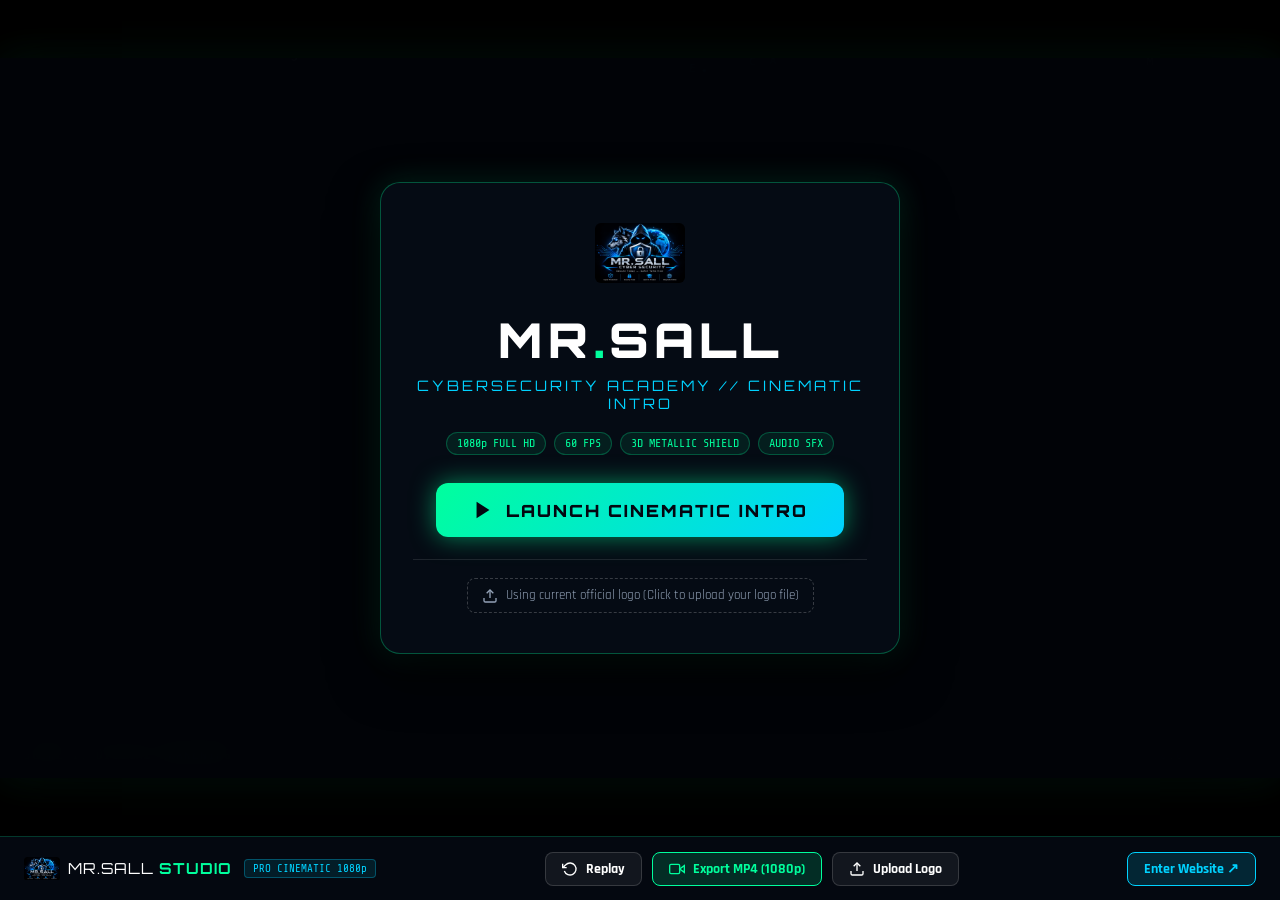
<file: intro.html>
<!DOCTYPE html>
<html lang="en">
<head>
  <meta charset="UTF-8">
  <meta name="viewport" content="width=device-width, initial-scale=1.0">
  <title>MR.SALL – Epic Cybersecurity Cinematic Intro (1080p)</title>
  
  <meta name="description" content="Official cinematic hacker-style 3D intro animation for MR.SALL Cybersecurity Academy. 1080p Full HD.">
  <link rel="icon" type="image/jpeg" href="assets/logo.jpg">

  <!-- Fonts -->
  <link rel="preconnect" href="https://fonts.googleapis.com">
  <link rel="preconnect" href="https://fonts.gstatic.com" crossorigin>
  <link href="https://fonts.googleapis.com/css2?family=Orbitron:wght@600;800;900&family=Rajdhani:wght@600;700&family=Share+Tech+Mono&display=swap" rel="stylesheet">

  <link rel="stylesheet" href="intro.css">
</head>
<body class="intro-body">

  <!-- 16:9 1080p Stage Container -->
  <div class="stage-wrapper" id="stage-wrapper">
    <div class="stage-aspect-box">
      
      <!-- Main High-Res WebGL/Canvas 1920x1080 -->
      <canvas id="intro-canvas" width="1920" height="1080"></canvas>

      <!-- Glitch / Vignette / Scanline Cinematic Overlay Layers -->
      <div class="cinematic-vignette"></div>
      <div class="cinematic-scanlines"></div>
      <div id="flash-overlay" class="flash-overlay"></div>

      <!-- Initial Audio Unlock / Play Overlay -->
      <div id="start-overlay" class="start-overlay">
        <div class="start-card">
          <div class="shield-pulse-icon">
            <img id="preview-logo-thumb" src="assets/logo.jpg" alt="MR.SALL Shield" width="90" height="60" style="object-fit: contain; border-radius: 6px;">
          </div>
          <h1 class="start-title">MR<span class="neon-green">.</span>SALL</h1>
          <p class="start-subtitle">CYBERSECURITY ACADEMY // CINEMATIC INTRO</p>
          <div class="start-spec-chips">
            <span class="spec-chip">1080p FULL HD</span>
            <span class="spec-chip">60 FPS</span>
            <span class="spec-chip">3D METALLIC SHIELD</span>
            <span class="spec-chip">AUDIO SFX</span>
          </div>

          <div class="start-actions">
            <button id="btn-start-intro" class="btn btn-epic-play">
              <svg class="play-svg-icon" viewBox="0 0 24 24" fill="currentColor">
                <polygon points="5 3 19 12 5 21 5 3"></polygon>
              </svg>
              <span>LAUNCH CINEMATIC INTRO</span>
            </button>
          </div>

          <div class="logo-upload-prompt">
            <label for="logo-file-input" class="upload-label" id="upload-label">
              <svg class="upload-icon" viewBox="0 0 24 24" fill="none" stroke="currentColor" stroke-width="2">
                <path d="M21 15v4a2 2 0 0 1-2 2H5a2 2 0 0 1-2-2v-4"></path>
                <polyline points="17 8 12 3 7 8"></polyline>
                <line x1="12" y1="3" x2="12" y2="15"></line>
              </svg>
              <span id="upload-status-text">Using current official logo (Click to upload your logo file)</span>
            </label>
            <input type="file" id="logo-file-input" accept="image/png, image/svg+xml, image/jpeg, image/webp" class="hidden-file-input">
          </div>
        </div>
      </div>

      <!-- Playback Timeline / Status Bar Overlay -->
      <div class="playback-bar" id="playback-bar">
        <div class="timeline-track">
          <div class="timeline-fill" id="timeline-fill"></div>
        </div>
        <div class="playback-info">
          <span class="scene-indicator" id="scene-indicator">SCENE 1: DIGITAL AWAKENING</span>
          <span class="time-counter" id="time-counter">00:00 / 00:14</span>
        </div>
      </div>

    </div>
  </div>

  <!-- Director / Controls Floating Bar -->
  <footer class="director-hud">
    <div class="director-container">
      
      <!-- Left: Logo & Scene Indicator -->
      <div class="director-brand">
        <a href="index.html" class="hud-brand-link" title="Return to Website">
          <img src="assets/logo.jpg" alt="MR.SALL" width="36" height="24" style="object-fit: contain; border-radius: 4px;">
          <span class="hud-brand-text">MR.SALL <strong>STUDIO</strong></span>
        </a>
        <span class="hud-badge">PRO CINEMATIC 1080p</span>
      </div>

      <!-- Center: Playback & Export Buttons -->
      <div class="director-controls">
        <button id="btn-replay" class="hud-btn" title="Replay Animation">
          <svg viewBox="0 0 24 24" fill="none" stroke="currentColor" stroke-width="2">
            <polyline points="1 4 1 10 7 10"></polyline>
            <path d="M3.51 15a9 9 0 1 0 2.13-9.36L1 10"></path>
          </svg>
          <span>Replay</span>
        </button>

        <button id="btn-export-mp4" class="hud-btn hud-btn-export" title="Export as 1080p MP4 Video">
          <svg viewBox="0 0 24 24" fill="none" stroke="currentColor" stroke-width="2">
            <path d="M23 7l-7 5 7 5V7z"></path>
            <rect x="1" y="5" width="15" height="14" rx="2" ry="2"></rect>
          </svg>
          <span id="export-btn-label">Export MP4 (1080p)</span>
        </button>

        <label for="logo-file-input-hud" class="hud-btn hud-btn-upload" title="Upload your official logo file">
          <svg viewBox="0 0 24 24" fill="none" stroke="currentColor" stroke-width="2">
            <path d="M21 15v4a2 2 0 0 1-2 2H5a2 2 0 0 1-2-2v-4"></path>
            <polyline points="17 8 12 3 7 8"></polyline>
            <line x1="12" y1="3" x2="12" y2="15"></line>
          </svg>
          <span>Upload Logo</span>
        </label>
        <input type="file" id="logo-file-input-hud" accept="image/png, image/svg+xml, image/jpeg, image/webp" class="hidden-file-input">
      </div>

      <!-- Right: Main Website Link -->
      <div class="director-exit">
        <a href="index.html" class="hud-btn hud-btn-main">
          <span>Enter Website ↗</span>
        </a>
      </div>

    </div>
  </footer>

  <!-- Recording In-Progress Banner -->
  <div id="recording-toast" class="recording-toast hidden">
    <div class="rec-dot"></div>
    <div class="rec-text">
      <strong>RECORDING 1080p MP4 IN PROGRESS...</strong>
      <span>Capturing 60 FPS video &amp; synthesized audio. Video will auto-download upon completion.</span>
    </div>
  </div>

  <script src="intro.js"></script>
</body>
</html>
</file>
<file: style.css>
/* ==========================================================================
   MR.SALL – CYBERSECURITY ACADEMY
   Official Stylesheet
   Identity: Dark Black Background | Neon Green & Electric Blue Accents
   Compatible with Netlify & All Modern Browsers
   ========================================================================== */

/* --------------------------------------------------------------------------
   1. CSS VARIABLES & DESIGN TOKENS
   -------------------------------------------------------------------------- */
:root {
  /* Core Colors */
  --bg-primary: #04070e;
  --bg-secondary: #070c16;
  --bg-card: rgba(10, 18, 32, 0.75);
  --bg-card-hover: rgba(14, 26, 46, 0.9);
  --bg-glass: rgba(8, 14, 25, 0.82);

  /* Neon & Electric Accents */
  --neon-green: #00ff9d;
  --neon-green-glow: rgba(0, 255, 157, 0.35);
  --neon-green-subtle: rgba(0, 255, 157, 0.12);
  
  --electric-blue: #00d2ff;
  --electric-blue-glow: rgba(0, 210, 255, 0.35);
  --electric-blue-subtle: rgba(0, 210, 255, 0.12);

  --cyber-purple: #9d4edd;
  --cyber-red: #ff3366;
  --cyber-yellow: #ffd166;

  /* Text Colors */
  --text-main: #f1f5f9;
  --text-secondary: #94a3b8;
  --text-muted: #64748b;
  --text-heading: #ffffff;

  /* Borders & Grid */
  --border-cyber: rgba(0, 255, 157, 0.22);
  --border-blue: rgba(0, 210, 255, 0.25);
  --border-subtle: rgba(255, 255, 255, 0.08);

  /* Typography */
  --font-arabic: 'Cairo', system-ui, -apple-system, sans-serif;
  --font-cyber: 'Orbitron', 'Rajdhani', sans-serif;
  --font-en: 'Inter', system-ui, -apple-system, sans-serif;
  --font-mono: 'Consolas', 'Fira Code', 'Monaco', monospace;

  /* Layout */
  --container-max: 1240px;
  --nav-height: 76px;
  --radius-sm: 6px;
  --radius-md: 12px;
  --radius-lg: 18px;
  --radius-xl: 24px;

  /* Transitions */
  --transition-fast: 0.2s cubic-bezier(0.4, 0, 0.2, 1);
  --transition-normal: 0.35s cubic-bezier(0.4, 0, 0.2, 1);
  --transition-slow: 0.6s cubic-bezier(0.4, 0, 0.2, 1);
}

/* --------------------------------------------------------------------------
   2. GLOBAL RESETS & BASE STYLES
   -------------------------------------------------------------------------- */
*, *::before, *::after {
  box-sizing: border-box;
  margin: 0;
  padding: 0;
}

html {
  scroll-behavior: smooth;
  font-size: 16px;
  color-scheme: dark;
}

body {
  background-color: var(--bg-primary);
  color: var(--text-main);
  font-family: var(--font-arabic);
  font-weight: 400;
  line-height: 1.75;
  overflow-x: hidden;
  position: relative;
  min-height: 100vh;
  -webkit-font-smoothing: antialiased;
  -moz-osx-font-smoothing: grayscale;
}

/* Custom Cyber Scrollbar */
::-webkit-scrollbar {
  width: 9px;
  height: 9px;
}

::-webkit-scrollbar-track {
  background: #020408;
}

::-webkit-scrollbar-thumb {
  background: #11253a;
  border-radius: 4px;
  border: 1px solid var(--border-cyber);
}

::-webkit-scrollbar-thumb:hover {
  background: var(--neon-green);
  box-shadow: 0 0 10px var(--neon-green);
}

::selection {
  background: var(--neon-green);
  color: #020408;
}

/* Cyber Canvas Background */
.cyber-canvas {
  position: fixed;
  top: 0;
  left: 0;
  width: 100vw;
  height: 100vh;
  pointer-events: none;
  z-index: 0;
  opacity: 0.85;
}

/* Scanline Effect */
.scanlines {
  position: fixed;
  top: 0;
  left: 0;
  width: 100%;
  height: 100%;
  pointer-events: none;
  z-index: 1;
  background: linear-gradient(
    rgba(18, 16, 16, 0) 50%, 
    rgba(0, 0, 0, 0.18) 50%
  );
  background-size: 100% 4px;
  opacity: 0.35;
}

/* Container */
.container {
  width: 100%;
  max-width: var(--container-max);
  margin-left: auto;
  margin-right: auto;
  padding-left: 24px;
  padding-right: 24px;
  position: relative;
  z-index: 2;
}

/* Utilities */
.hidden {
  display: none !important;
}

.neon-green {
  color: var(--neon-green) !important;
}

.neon-blue {
  color: var(--electric-blue) !important;
}

/* --------------------------------------------------------------------------
   3. PRELOADER
   -------------------------------------------------------------------------- */
.preloader {
  position: fixed;
  inset: 0;
  background: #02050b;
  z-index: 99999;
  display: flex;
  align-items: center;
  justify-content: center;
  transition: opacity 0.6s ease, visibility 0.6s ease;
}

.preloader.fade-out {
  opacity: 0;
  visibility: hidden;
  pointer-events: none;
}

.preloader-content {
  text-align: center;
  max-width: 360px;
  padding: 20px;
}

.preloader-shield {
  display: inline-block;
  margin-bottom: 16px;
  animation: preloaderPulse 1.8s infinite alternate;
}

.preloader-shield img {
  max-width: 80px;
  height: auto;
  object-fit: contain;
  border-radius: 8px;
}

@keyframes preloaderPulse {
  0% { transform: scale(0.95); filter: drop-shadow(0 0 10px rgba(0, 255, 157, 0.4)); }
  100% { transform: scale(1.06); filter: drop-shadow(0 0 25px rgba(0, 210, 255, 0.8)); }
}

.preloader-brand {
  font-family: var(--font-cyber);
  font-size: 2.2rem;
  font-weight: 900;
  letter-spacing: 4px;
  color: #fff;
  margin-bottom: 20px;
}

.preloader-bar {
  width: 100%;
  height: 4px;
  background: rgba(255, 255, 255, 0.08);
  border-radius: 2px;
  overflow: hidden;
  position: relative;
  margin-bottom: 14px;
}

.preloader-progress {
  height: 100%;
  width: 0%;
  background: linear-gradient(90deg, var(--neon-green), var(--electric-blue));
  box-shadow: 0 0 10px var(--neon-green);
  transition: width 0.15s ease-out;
}

.preloader-status {
  font-family: var(--font-mono);
  font-size: 0.78rem;
  color: var(--neon-green);
  letter-spacing: 1px;
}

/* --------------------------------------------------------------------------
   4. TOP STATUS BAR & HEADER
   -------------------------------------------------------------------------- */
.top-status-bar {
  background: #02050a;
  border-bottom: 1px solid rgba(0, 255, 157, 0.15);
  font-family: var(--font-mono);
  font-size: 0.74rem;
  padding: 6px 0;
  color: var(--text-muted);
  position: relative;
  z-index: 101;
}

.status-bar-content {
  display: flex;
  align-items: center;
  justify-content: space-between;
  gap: 16px;
}

.status-indicator {
  display: flex;
  align-items: center;
  gap: 8px;
}

.status-dot {
  width: 8px;
  height: 8px;
  border-radius: 50%;
  background-color: var(--neon-green);
  box-shadow: 0 0 8px var(--neon-green);
  display: inline-block;
  animation: blinkDot 1.5s infinite;
}

@keyframes blinkDot {
  0%, 100% { opacity: 1; transform: scale(1); }
  50% { opacity: 0.4; transform: scale(0.85); }
}

.status-label strong {
  color: var(--neon-green);
  letter-spacing: 1px;
}

.terminal-ticker {
  color: var(--text-secondary);
  overflow: hidden;
  white-space: nowrap;
}

.academy-badge span {
  background: rgba(0, 210, 255, 0.08);
  border: 1px solid var(--border-blue);
  padding: 2px 8px;
  border-radius: 4px;
  color: var(--electric-blue);
  font-size: 0.7rem;
}

/* --------------------------------------------------------------------------
   5. NAVIGATION BAR
   -------------------------------------------------------------------------- */
.navbar {
  position: sticky;
  top: 0;
  z-index: 100;
  background: var(--bg-glass);
  backdrop-filter: blur(14px);
  -webkit-backdrop-filter: blur(14px);
  border-bottom: 1px solid var(--border-subtle);
  transition: all var(--transition-normal);
}

.navbar.scrolled {
  background: rgba(3, 7, 14, 0.94);
  border-bottom-color: var(--border-cyber);
  box-shadow: 0 10px 30px rgba(0, 0, 0, 0.6), 0 0 20px rgba(0, 255, 157, 0.08);
}

.nav-container {
  display: flex;
  align-items: center;
  justify-content: space-between;
  height: var(--nav-height);
}

.brand-link {
  display: flex;
  align-items: center;
  text-decoration: none;
  flex-shrink: 0;
}

.brand-logo {
  max-height: 48px;
  width: auto;
  object-fit: contain;
  border-radius: 4px;
  transition: transform var(--transition-fast);
}

.brand-link:hover .brand-logo {
  transform: scale(1.02);
  filter: drop-shadow(0 0 10px rgba(0, 255, 157, 0.4));
}

.nav-menu {
  display: flex;
  align-items: center;
  list-style: none;
  gap: 6px;
}

.nav-link {
  color: var(--text-secondary);
  text-decoration: none;
  font-size: 0.94rem;
  font-weight: 600;
  padding: 8px 12px;
  border-radius: var(--radius-sm);
  transition: all var(--transition-fast);
  position: relative;
  display: flex;
  flex-direction: column;
  align-items: center;
  line-height: 1.2;
}

.nav-link .en-sub {
  font-family: var(--font-en);
  font-size: 0.65rem;
  font-weight: 500;
  color: var(--text-muted);
  letter-spacing: 0.5px;
  transition: color var(--transition-fast);
}

.nav-link:hover,
.nav-link.active {
  color: #ffffff;
  background: rgba(0, 255, 157, 0.07);
}

.nav-link:hover .en-sub,
.nav-link.active .en-sub {
  color: var(--neon-green);
}

.nav-link.active::after {
  content: '';
  position: absolute;
  bottom: -4px;
  width: 20px;
  height: 2px;
  background: var(--neon-green);
  box-shadow: 0 0 8px var(--neon-green);
  border-radius: 2px;
}

.nav-actions {
  display: flex;
  align-items: center;
  gap: 12px;
}

/* Student Badge Pill in Nav */
.student-pill {
  display: flex;
  align-items: center;
  gap: 6px;
  background: rgba(0, 255, 157, 0.1);
  border: 1px solid var(--neon-green);
  padding: 4px 10px;
  border-radius: 20px;
  font-size: 0.8rem;
  color: #fff;
  animation: glowPulse 2s infinite;
}

.student-pill-name {
  font-weight: 700;
  color: var(--neon-green);
}

@keyframes glowPulse {
  0%, 100% { box-shadow: 0 0 5px rgba(0, 255, 157, 0.3); }
  50% { box-shadow: 0 0 15px rgba(0, 255, 157, 0.6); }
}

/* Mobile Menu Toggle */
.menu-toggle {
  display: none;
  background: none;
  border: 1px solid var(--border-subtle);
  border-radius: var(--radius-sm);
  padding: 8px;
  cursor: pointer;
  flex-direction: column;
  gap: 5px;
  transition: all var(--transition-fast);
}

.menu-toggle .bar {
  width: 22px;
  height: 2px;
  background-color: var(--neon-green);
  transition: transform var(--transition-fast), opacity var(--transition-fast);
}

.menu-toggle.open .bar:nth-child(1) {
  transform: translateY(7px) rotate(45deg);
}

.menu-toggle.open .bar:nth-child(2) {
  opacity: 0;
}

.menu-toggle.open .bar:nth-child(3) {
  transform: translateY(-7px) rotate(-45deg);
}

/* --------------------------------------------------------------------------
   6. BUTTONS & UI CONTROLS
   -------------------------------------------------------------------------- */
.btn {
  display: inline-flex;
  align-items: center;
  justify-content: center;
  gap: 10px;
  font-family: var(--font-arabic);
  font-size: 0.96rem;
  font-weight: 700;
  padding: 13px 26px;
  border-radius: var(--radius-md);
  text-decoration: none;
  cursor: pointer;
  border: 1px solid transparent;
  transition: all var(--transition-fast);
  white-space: nowrap;
  position: relative;
  overflow: hidden;
}

.btn-sm {
  padding: 8px 16px;
  font-size: 0.86rem;
  border-radius: var(--radius-sm);
}

.btn-xs {
  padding: 5px 10px;
  font-size: 0.78rem;
  border-radius: var(--radius-sm);
}

.btn-block {
  width: 100%;
}

.btn-icon {
  width: 18px;
  height: 18px;
  flex-shrink: 0;
}

/* Primary Button (Neon Green / Blue Cyber Gradient) */
.btn-primary {
  background: linear-gradient(135deg, #00ff9d 0%, #00d2ff 100%);
  color: #040810 !important;
  font-weight: 800;
  border: none;
  box-shadow: 0 4px 18px rgba(0, 255, 157, 0.35);
}

.btn-primary:hover {
  transform: translateY(-2px);
  box-shadow: 0 8px 28px rgba(0, 255, 157, 0.6);
  background: linear-gradient(135deg, #0dfda3 0%, #38bdf8 100%);
}

.btn-primary:active {
  transform: translateY(0);
}

/* Secondary Button (Dark Cyber Border) */
.btn-secondary {
  background: rgba(8, 16, 28, 0.85);
  border: 1px solid var(--electric-blue);
  color: #ffffff !important;
}

.btn-secondary:hover {
  background: rgba(0, 210, 255, 0.15);
  border-color: #38bdf8;
  transform: translateY(-2px);
  box-shadow: 0 6px 20px rgba(0, 210, 255, 0.35);
}

/* Outline Cyber Button */
.btn-outline-cyber {
  background: transparent;
  border: 1px solid var(--neon-green);
  color: var(--neon-green) !important;
}

.btn-outline-cyber:hover {
  background: var(--neon-green);
  color: #040810 !important;
  box-shadow: 0 0 16px var(--neon-green);
}

/* Epic Intro Button */
.btn-epic-intro {
  background: linear-gradient(135deg, #00d2ff 0%, #00ff9d 100%);
  color: #02050b !important;
  font-weight: 800;
  border: 1px solid #00ff9d;
  box-shadow: 0 0 20px rgba(0, 255, 157, 0.4);
}

.btn-epic-intro:hover {
  transform: translateY(-2px);
  box-shadow: 0 0 35px rgba(0, 255, 157, 0.7);
  background: linear-gradient(135deg, #38bdf8 0%, #0dfda3 100%);
}

.status-intro-link {
  text-decoration: none;
  margin-right: 8px;
}

.status-intro-link span {
  background: rgba(0, 255, 157, 0.15) !important;
  border: 1px solid var(--neon-green) !important;
  color: var(--neon-green) !important;
  font-weight: 700;
  animation: glowPulse 2s infinite;
}

.nav-link-intro {
  border: 1px solid rgba(0, 255, 157, 0.3) !important;
  border-radius: var(--radius-sm);
  background: rgba(0, 255, 157, 0.05);
}

.btn-danger {
  background: rgba(255, 51, 102, 0.15);
  border: 1px solid var(--cyber-red);
  color: #ff3366 !important;
}

.btn-danger:hover {
  background: var(--cyber-red);
  color: #fff !important;
}

/* --------------------------------------------------------------------------
   7. SECTION HEADERS & DECORATIONS
   -------------------------------------------------------------------------- */
.section {
  padding: 100px 0;
  position: relative;
  z-index: 2;
}

.section-darker {
  background: linear-gradient(180deg, rgba(4, 7, 14, 0.4) 0%, rgba(6, 11, 20, 0.95) 50%, rgba(4, 7, 14, 0.4) 100%);
  border-top: 1px solid var(--border-subtle);
  border-bottom: 1px solid var(--border-subtle);
}

.section-header {
  margin-bottom: 56px;
}

.section-header.text-center {
  text-align: center;
}

.section-tag {
  display: inline-block;
  font-family: var(--font-cyber);
  font-size: 0.78rem;
  font-weight: 700;
  letter-spacing: 2px;
  color: var(--neon-green);
  background: var(--neon-green-subtle);
  border: 1px solid var(--border-cyber);
  padding: 4px 14px;
  border-radius: 20px;
  margin-bottom: 14px;
}

.section-title {
  font-size: 2.3rem;
  font-weight: 900;
  color: #ffffff;
  line-height: 1.3;
  margin-bottom: 12px;
}

.section-title .en-title {
  display: block;
  font-family: var(--font-cyber);
  font-size: 1.15rem;
  font-weight: 700;
  letter-spacing: 3px;
  color: var(--electric-blue);
  margin-top: 4px;
}

.section-lead {
  font-size: 1.1rem;
  color: var(--text-secondary);
  max-width: 680px;
  margin: 0 auto;
}

.section-divider {
  width: 70px;
  height: 3px;
  background: linear-gradient(90deg, var(--neon-green), var(--electric-blue));
  margin: 20px auto 0;
  border-radius: 2px;
  box-shadow: 0 0 10px var(--neon-green);
}

/* Corner Brackets for Cyber Cards */
.corner-bracket {
  position: absolute;
  width: 14px;
  height: 14px;
  pointer-events: none;
  z-index: 3;
}

.corner-bracket.top-left {
  top: 8px;
  right: 8px;
  border-top: 2px solid var(--neon-green);
  border-right: 2px solid var(--neon-green);
}

.corner-bracket.top-right {
  top: 8px;
  left: 8px;
  border-top: 2px solid var(--electric-blue);
  border-left: 2px solid var(--electric-blue);
}

.corner-bracket.bottom-left {
  bottom: 8px;
  right: 8px;
  border-bottom: 2px solid var(--electric-blue);
  border-right: 2px solid var(--electric-blue);
}

.corner-bracket.bottom-right {
  bottom: 8px;
  left: 8px;
  border-bottom: 2px solid var(--neon-green);
  border-left: 2px solid var(--neon-green);
}

/* --------------------------------------------------------------------------
   8. HERO SECTION
   -------------------------------------------------------------------------- */
.hero-section {
  padding: 80px 0 110px;
  position: relative;
  overflow: hidden;
}

.hero-grid {
  display: grid;
  grid-template-columns: 1.15fr 0.85fr;
  gap: 50px;
  align-items: center;
}

.cyber-badge-wrap {
  margin-bottom: 20px;
}

.cyber-badge {
  display: inline-flex;
  align-items: center;
  gap: 8px;
  background: rgba(0, 255, 157, 0.08);
  border: 1px solid var(--border-cyber);
  padding: 6px 14px;
  border-radius: 20px;
  font-family: var(--font-cyber);
  font-size: 0.76rem;
  letter-spacing: 1.5px;
  color: var(--neon-green);
}

.badge-pulse {
  width: 8px;
  height: 8px;
  border-radius: 50%;
  background-color: var(--neon-green);
  box-shadow: 0 0 8px var(--neon-green);
  animation: blinkDot 1.4s infinite;
}

.hero-title {
  font-size: 3.4rem;
  font-weight: 900;
  line-height: 1.15;
  margin-bottom: 12px;
  color: #fff;
}

.hero-title .brand-glow {
  font-family: var(--font-cyber);
  background: linear-gradient(135deg, #ffffff 30%, var(--neon-green) 70%, var(--electric-blue) 100%);
  -webkit-background-clip: text;
  -webkit-text-fill-color: transparent;
  display: block;
  letter-spacing: 2px;
}

.hero-title .title-sub {
  font-family: var(--font-cyber);
  font-size: 1.65rem;
  letter-spacing: 4px;
  color: var(--electric-blue);
  display: block;
  margin-top: 6px;
  text-shadow: 0 0 18px rgba(0, 210, 255, 0.4);
}

.hero-subtitle {
  font-family: var(--font-cyber);
  font-size: 1.35rem;
  font-weight: 700;
  letter-spacing: 3px;
  color: #ffffff;
  margin-bottom: 18px;
  text-shadow: 0 0 12px rgba(255, 255, 255, 0.3);
}

.hero-intro {
  font-size: 1.18rem;
  color: #cbd5e1;
  line-height: 1.85;
  margin-bottom: 32px;
  max-width: 600px;
}

.hero-btn-group {
  display: flex;
  flex-wrap: wrap;
  gap: 16px;
  margin-bottom: 34px;
}

/* Terminal Preview Box */
.hero-terminal {
  background: rgba(5, 9, 17, 0.95);
  border: 1px solid var(--border-cyber);
  border-radius: var(--radius-md);
  overflow: hidden;
  box-shadow: 0 10px 30px rgba(0, 0, 0, 0.6);
  font-family: var(--font-mono);
  font-size: 0.84rem;
}

.terminal-header {
  background: #08111d;
  padding: 8px 14px;
  display: flex;
  align-items: center;
  gap: 8px;
  border-bottom: 1px solid rgba(255, 255, 255, 0.08);
}

.t-btn {
  width: 10px;
  height: 10px;
  border-radius: 50%;
}

.t-btn.red { background: #ff5f56; }
.t-btn.yellow { background: #ffbd2e; }
.t-btn.green { background: #27c93f; }

.t-title {
  margin-left: 8px;
  color: var(--text-muted);
  font-size: 0.74rem;
}

.terminal-body {
  padding: 14px 16px;
  display: flex;
  flex-direction: column;
  gap: 6px;
}

.t-prompt {
  color: var(--neon-green);
  font-weight: 700;
  margin-right: 6px;
}

.t-response {
  color: #94a3b8;
  padding-left: 14px;
}

.typing-cursor {
  color: var(--electric-blue);
  animation: terminalBlink 1s infinite;
}

@keyframes terminalBlink {
  0%, 100% { opacity: 1; }
  50% { opacity: 0.4; }
}

/* Hero Shield Card on Right */
.cyber-shield-card {
  background: var(--bg-card);
  border: 1px solid var(--border-blue);
  border-radius: var(--radius-xl);
  padding: 40px 30px;
  position: relative;
  text-align: center;
  backdrop-filter: blur(16px);
  box-shadow: 0 20px 50px rgba(0, 0, 0, 0.6), inset 0 0 30px rgba(0, 210, 255, 0.05);
}

.hologram-shield-wrapper {
  position: relative;
  width: 220px;
  height: 220px;
  margin: 0 auto 30px;
  display: flex;
  align-items: center;
  justify-content: center;
}

.shield-halo-rings {
  position: absolute;
  inset: 0;
  pointer-events: none;
}

.halo-ring {
  position: absolute;
  border-radius: 50%;
  border: 1px dashed;
  inset: 0;
}

.halo-ring.ring-1 {
  border-color: var(--neon-green);
  animation: rotateRing 20s linear infinite;
  opacity: 0.5;
}

.halo-ring.ring-2 {
  inset: -15px;
  border-color: var(--electric-blue);
  animation: rotateRing 30s linear infinite reverse;
  opacity: 0.35;
}

.halo-ring.ring-3 {
  inset: -30px;
  border: 1px solid rgba(0, 255, 157, 0.2);
  animation: pulseScale 3s infinite alternate;
}

@keyframes rotateRing {
  from { transform: rotate(0deg); }
  to { transform: rotate(360deg); }
}

@keyframes pulseScale {
  0% { transform: scale(0.96); opacity: 0.2; }
  100% { transform: scale(1.04); opacity: 0.45; }
}

.shield-emblem-large {
  position: relative;
  z-index: 2;
  filter: drop-shadow(0 0 25px rgba(0, 255, 157, 0.5));
}

.shield-img {
  max-width: 100%;
  max-height: 180px;
  width: auto;
  height: auto;
  object-fit: contain;
  border-radius: 12px;
}

.hero-stats-grid {
  display: grid;
  grid-template-columns: repeat(2, 1fr);
  gap: 16px;
  margin-bottom: 24px;
}

.stat-box {
  background: rgba(5, 10, 18, 0.85);
  border: 1px solid var(--border-subtle);
  border-radius: var(--radius-md);
  padding: 16px 12px;
  transition: all var(--transition-fast);
}

.stat-box:hover {
  border-color: var(--neon-green);
  transform: translateY(-3px);
  box-shadow: 0 8px 20px rgba(0, 255, 157, 0.15);
}

.stat-number {
  font-family: var(--font-cyber);
  font-size: 2.2rem;
  font-weight: 900;
  line-height: 1.1;
  margin-bottom: 4px;
}

.stat-desc {
  font-size: 0.82rem;
  color: var(--text-secondary);
  line-height: 1.4;
}

.stat-desc .en-sub {
  font-family: var(--font-en);
  font-size: 0.72rem;
  color: var(--text-muted);
}

.verified-platform-footer {
  font-size: 0.85rem;
  color: var(--text-secondary);
  border-top: 1px solid rgba(255, 255, 255, 0.08);
  padding-top: 16px;
  display: flex;
  align-items: center;
  justify-content: center;
  gap: 8px;
}

.icon-check {
  color: var(--neon-green);
  font-weight: 900;
}

/* --------------------------------------------------------------------------
   9. WHAT IS CYBERSECURITY & CIA TRIAD
   -------------------------------------------------------------------------- */
.definition-card {
  background: var(--bg-card);
  border: 1px solid var(--border-cyber);
  border-radius: var(--radius-lg);
  padding: 36px 40px;
  display: flex;
  align-items: flex-start;
  gap: 28px;
  margin-bottom: 70px;
  backdrop-filter: blur(12px);
  box-shadow: 0 15px 40px rgba(0, 0, 0, 0.5);
}

.definition-icon-wrap {
  background: var(--neon-green-subtle);
  border: 1px solid var(--neon-green);
  width: 68px;
  height: 68px;
  border-radius: var(--radius-md);
  display: flex;
  align-items: center;
  justify-content: center;
  flex-shrink: 0;
  color: var(--neon-green);
}

.def-icon {
  width: 36px;
  height: 36px;
}

.definition-heading {
  font-size: 1.45rem;
  font-weight: 800;
  color: #fff;
  margin-bottom: 12px;
}

.definition-text {
  font-size: 1.28rem;
  font-weight: 700;
  color: var(--neon-green);
  line-height: 1.7;
  margin-bottom: 14px;
  border-right: 3px solid var(--neon-green);
  padding-right: 18px;
}

.definition-subtext {
  font-size: 1.02rem;
  color: var(--text-secondary);
}

/* CIA Triad Sub-Section */
.sub-header {
  margin-bottom: 40px;
}

.sub-title {
  font-size: 1.85rem;
  font-weight: 800;
  color: #fff;
  margin-bottom: 10px;
}

.sub-desc {
  font-size: 1.05rem;
  color: var(--text-secondary);
  max-width: 620px;
  margin: 0 auto;
}

.triad-cards-grid {
  display: grid;
  grid-template-columns: repeat(3, 1fr);
  gap: 28px;
}

.triad-card {
  background: var(--bg-card);
  border: 1px solid var(--border-subtle);
  border-radius: var(--radius-lg);
  padding: 34px 26px;
  position: relative;
  transition: all var(--transition-normal);
  display: flex;
  flex-direction: column;
}

.triad-card:hover {
  transform: translateY(-6px);
  border-color: var(--neon-green);
  box-shadow: 0 16px 36px rgba(0, 255, 157, 0.18);
}

.triad-badge {
  position: absolute;
  top: 18px;
  left: 18px;
  font-size: 0.76rem;
  font-weight: 700;
  color: var(--electric-blue);
  background: rgba(0, 210, 255, 0.1);
  border: 1px solid var(--border-blue);
  padding: 3px 10px;
  border-radius: 12px;
}

.triad-icon-box {
  width: 58px;
  height: 58px;
  border-radius: var(--radius-md);
  background: rgba(0, 255, 157, 0.08);
  border: 1px solid var(--border-cyber);
  color: var(--neon-green);
  display: flex;
  align-items: center;
  justify-content: center;
  margin-bottom: 22px;
}

.triad-icon-box svg {
  width: 28px;
  height: 28px;
}

.triad-title {
  font-family: var(--font-cyber);
  font-size: 1.35rem;
  font-weight: 800;
  color: #fff;
  letter-spacing: 1px;
  margin-bottom: 14px;
}

.triad-title .ar-triad {
  display: block;
  font-family: var(--font-arabic);
  font-size: 1.1rem;
  font-weight: 700;
  color: var(--electric-blue);
  letter-spacing: 0;
  margin-top: 2px;
}

.triad-explanation {
  font-size: 0.98rem;
  color: #cbd5e1;
  line-height: 1.7;
  margin-bottom: 22px;
  flex-grow: 1;
}

.triad-example {
  background: rgba(4, 9, 18, 0.9);
  border: 1px solid rgba(255, 255, 255, 0.08);
  border-radius: var(--radius-sm);
  padding: 14px;
  font-size: 0.88rem;
  line-height: 1.6;
  color: var(--text-secondary);
}

.example-label {
  color: var(--neon-green);
  display: block;
  margin-bottom: 4px;
}

/* --------------------------------------------------------------------------
   10. CYBERSECURITY SPECIALIZATIONS (10 BRANCHES)
   -------------------------------------------------------------------------- */
.specializations-grid {
  display: grid;
  grid-template-columns: repeat(3, 1fr);
  gap: 24px;
}

.branch-card {
  background: var(--bg-card);
  border: 1px solid var(--border-subtle);
  border-radius: var(--radius-md);
  padding: 28px 24px;
  position: relative;
  transition: all var(--transition-normal);
  display: flex;
  flex-direction: column;
}

.branch-card:hover {
  transform: translateY(-5px);
  border-color: var(--electric-blue);
  box-shadow: 0 14px 30px rgba(0, 210, 255, 0.16);
  background: var(--bg-card-hover);
}

.branch-icon-header {
  display: flex;
  align-items: center;
  justify-content: space-between;
  margin-bottom: 18px;
}

.branch-icon {
  width: 50px;
  height: 50px;
  border-radius: var(--radius-sm);
  background: rgba(0, 210, 255, 0.08);
  border: 1px solid var(--border-blue);
  color: var(--electric-blue);
  display: flex;
  align-items: center;
  justify-content: center;
  transition: all var(--transition-fast);
}

.branch-card:hover .branch-icon {
  background: var(--neon-green-subtle);
  border-color: var(--neon-green);
  color: var(--neon-green);
  transform: scale(1.05);
}

.branch-icon svg {
  width: 24px;
  height: 24px;
}

.branch-index {
  font-family: var(--font-cyber);
  font-size: 1.15rem;
  font-weight: 800;
  color: rgba(255, 255, 255, 0.25);
  letter-spacing: 1px;
}

.branch-title-en {
  font-family: var(--font-cyber);
  font-size: 1.15rem;
  font-weight: 700;
  color: #fff;
  letter-spacing: 0.5px;
}

.branch-title-ar {
  font-size: 1.05rem;
  font-weight: 700;
  color: var(--neon-green);
  margin-bottom: 12px;
}

.branch-desc {
  font-size: 0.92rem;
  color: #cbd5e1;
  line-height: 1.65;
  margin-bottom: 18px;
  flex-grow: 1;
}

.branch-example {
  background: rgba(3, 7, 14, 0.95);
  border-radius: var(--radius-sm);
  padding: 10px 12px;
  font-size: 0.82rem;
  line-height: 1.55;
  color: var(--text-secondary);
  border-right: 2px solid var(--electric-blue);
}

.ex-badge {
  color: var(--electric-blue);
  font-weight: 700;
  display: block;
  margin-bottom: 2px;
}

/* --------------------------------------------------------------------------
   11. EDUCATIONAL COURSES (SEARCH, TABS, CARDS)
   -------------------------------------------------------------------------- */
.course-controls {
  display: flex;
  flex-wrap: wrap;
  align-items: center;
  justify-content: space-between;
  gap: 20px;
  margin-bottom: 24px;
  background: var(--bg-card);
  padding: 16px 20px;
  border-radius: var(--radius-md);
  border: 1px solid var(--border-subtle);
}

.course-tabs {
  display: flex;
  gap: 8px;
  flex-wrap: wrap;
}

.course-tab-btn {
  background: rgba(6, 12, 22, 0.8);
  border: 1px solid var(--border-subtle);
  color: var(--text-secondary);
  font-family: var(--font-arabic);
  font-size: 0.9rem;
  font-weight: 700;
  padding: 8px 16px;
  border-radius: var(--radius-sm);
  cursor: pointer;
  transition: all var(--transition-fast);
  display: inline-flex;
  align-items: center;
  gap: 8px;
}

.badge-count {
  background: rgba(255, 255, 255, 0.1);
  padding: 1px 7px;
  border-radius: 10px;
  font-size: 0.74rem;
  font-family: var(--font-en);
}

.course-tab-btn:hover {
  border-color: var(--neon-green);
  color: #fff;
}

.course-tab-btn.active {
  background: var(--neon-green);
  color: #040810;
  border-color: var(--neon-green);
  box-shadow: 0 0 12px rgba(0, 255, 157, 0.4);
}

.course-tab-btn.active .badge-count {
  background: #040810;
  color: var(--neon-green);
}

.course-search-box {
  position: relative;
  min-width: 280px;
  flex-grow: 1;
  max-width: 380px;
}

.search-icon {
  position: absolute;
  right: 14px;
  top: 50%;
  transform: translateY(-50%);
  width: 18px;
  height: 18px;
  color: var(--text-muted);
  pointer-events: none;
}

#course-search-input {
  width: 100%;
  background: rgba(3, 7, 14, 0.9);
  border: 1px solid var(--border-subtle);
  color: #fff;
  font-family: var(--font-arabic);
  font-size: 0.9rem;
  padding: 9px 40px 9px 36px;
  border-radius: var(--radius-sm);
  outline: none;
  transition: border-color var(--transition-fast), box-shadow var(--transition-fast);
}

#course-search-input:focus {
  border-color: var(--electric-blue);
  box-shadow: 0 0 10px rgba(0, 210, 255, 0.3);
}

.search-clear {
  position: absolute;
  left: 12px;
  top: 50%;
  transform: translateY(-50%);
  background: none;
  border: none;
  color: var(--text-muted);
  cursor: pointer;
  font-size: 0.85rem;
}

.search-clear:hover {
  color: #fff;
}

.search-results-bar {
  margin-bottom: 28px;
  font-size: 0.88rem;
  color: var(--text-secondary);
}

/* Courses Grid */
.courses-grid {
  display: grid;
  grid-template-columns: repeat(2, 1fr);
  gap: 32px;
}

.course-card {
  background: var(--bg-card);
  border: 1px solid var(--border-subtle);
  border-radius: var(--radius-lg);
  overflow: hidden;
  transition: all var(--transition-normal);
  display: flex;
  flex-direction: column;
}

.course-card:hover {
  transform: translateY(-6px);
  border-color: var(--neon-green);
  box-shadow: 0 16px 36px rgba(0, 0, 0, 0.6), 0 0 20px rgba(0, 255, 157, 0.15);
}

.course-media {
  position: relative;
  width: 100%;
  aspect-ratio: 16 / 9;
  background: #020408;
  overflow: hidden;
}

.course-thumb {
  width: 100%;
  height: 100%;
  object-fit: cover;
  transition: transform var(--transition-slow);
}

.course-card:hover .course-thumb {
  transform: scale(1.05);
}

.course-overlay {
  position: absolute;
  inset: 0;
  background: rgba(3, 7, 14, 0.5);
  display: flex;
  align-items: center;
  justify-content: center;
  opacity: 0.85;
  transition: opacity var(--transition-fast);
}

.course-card:hover .course-overlay {
  opacity: 1;
  background: rgba(3, 7, 14, 0.3);
}

.btn-play-trigger {
  width: 58px;
  height: 58px;
  border-radius: 50%;
  background: rgba(0, 255, 157, 0.95);
  border: 3px solid #ffffff;
  color: #040810;
  display: flex;
  align-items: center;
  justify-content: center;
  cursor: pointer;
  transition: all var(--transition-fast);
  box-shadow: 0 0 20px rgba(0, 255, 157, 0.6);
}

.btn-play-trigger:hover {
  transform: scale(1.12);
  background: #ffffff;
  color: #040810;
  box-shadow: 0 0 30px var(--neon-green);
}

.play-svg {
  width: 24px;
  height: 24px;
  margin-left: -2px; /* Centering tweak */
}

.lang-badge {
  position: absolute;
  top: 14px;
  right: 14px;
  font-family: var(--font-en);
  font-size: 0.76rem;
  font-weight: 700;
  padding: 4px 10px;
  border-radius: 4px;
  backdrop-filter: blur(8px);
}

.lang-ar {
  background: rgba(0, 255, 157, 0.9);
  color: #040810;
}

.lang-en {
  background: rgba(0, 210, 255, 0.9);
  color: #040810;
}

.type-badge {
  position: absolute;
  bottom: 12px;
  left: 14px;
  background: rgba(3, 7, 14, 0.85);
  color: #e2e8f0;
  font-size: 0.72rem;
  font-weight: 600;
  padding: 3px 8px;
  border-radius: 4px;
  border: 1px solid rgba(255, 255, 255, 0.15);
}

.course-body {
  padding: 24px;
  display: flex;
  flex-direction: column;
  flex-grow: 1;
}

.course-meta {
  display: flex;
  align-items: center;
  justify-content: space-between;
  gap: 12px;
  margin-bottom: 12px;
  font-size: 0.82rem;
  color: var(--text-muted);
}

.course-author,
.course-platform {
  display: inline-flex;
  align-items: center;
  gap: 5px;
}

.meta-icon {
  width: 14px;
  height: 14px;
  color: var(--neon-green);
}

.yt-icon {
  width: 16px;
  height: 16px;
  color: #ff0000;
}

.course-title {
  font-size: 1.18rem;
  font-weight: 800;
  color: #ffffff;
  line-height: 1.45;
  margin-bottom: 10px;
}

.course-summary {
  font-size: 0.92rem;
  color: #cbd5e1;
  line-height: 1.6;
  margin-bottom: 22px;
  flex-grow: 1;
}

.course-actions {
  display: flex;
  align-items: center;
  gap: 12px;
}

.btn-play-course {
  flex-grow: 1;
  background: rgba(0, 255, 157, 0.12);
  border: 1px solid var(--neon-green);
  color: var(--neon-green);
}

.btn-play-course:hover {
  background: var(--neon-green);
  color: #040810;
  box-shadow: 0 0 15px var(--neon-green);
}

.btn-yt-link {
  background: rgba(255, 0, 0, 0.12);
  border: 1px solid rgba(255, 0, 0, 0.4);
  color: #ff6666;
  text-decoration: none;
}

.btn-yt-link:hover {
  background: #ff0000;
  color: #ffffff;
  box-shadow: 0 0 15px rgba(255, 0, 0, 0.6);
}

.btn-action-icon {
  width: 14px;
  height: 14px;
}

/* No results state */
.no-results {
  text-align: center;
  padding: 60px 20px;
  background: var(--bg-card);
  border-radius: var(--radius-md);
  border: 1px dashed var(--border-subtle);
}

.no-results-icon {
  font-size: 2.5rem;
  margin-bottom: 12px;
}

.no-results h3 {
  font-size: 1.3rem;
  color: #fff;
  margin-bottom: 8px;
}

.no-results p {
  color: var(--text-secondary);
  margin-bottom: 18px;
}

/* --------------------------------------------------------------------------
   12. ABOUT FOUNDER SECTION
   -------------------------------------------------------------------------- */
.founder-card-wrapper {
  max-width: 1040px;
  margin: 0 auto;
}

.founder-card {
  background: var(--bg-card);
  border: 1px solid var(--border-cyber);
  border-radius: var(--radius-xl);
  padding: 44px;
  position: relative;
  backdrop-filter: blur(14px);
  box-shadow: 0 20px 50px rgba(0, 0, 0, 0.6);
}

.founder-grid {
  display: grid;
  grid-template-columns: 320px 1fr;
  gap: 44px;
  align-items: center;
}

.founder-avatar-col {
  text-align: center;
}

.avatar-ring-wrap {
  position: relative;
  width: 210px;
  height: 210px;
  margin: 0 auto 20px;
}

.founder-avatar-img {
  width: 100%;
  height: 100%;
  border-radius: 50%;
  object-fit: cover;
  position: relative;
  z-index: 2;
  box-shadow: 0 0 25px rgba(0, 255, 157, 0.3);
}

.avatar-scan-ring {
  position: absolute;
  inset: -8px;
  border: 2px dashed var(--neon-green);
  border-radius: 50%;
  animation: rotateRing 25s linear infinite;
}

.founder-verified-badge {
  position: absolute;
  bottom: 8px;
  right: 18px;
  width: 32px;
  height: 32px;
  border-radius: 50%;
  background: var(--neon-green);
  color: #040810;
  display: flex;
  align-items: center;
  justify-content: center;
  z-index: 3;
  box-shadow: 0 0 10px var(--neon-green);
}

.founder-verified-badge svg {
  width: 18px;
  height: 18px;
}

.founder-name {
  font-size: 1.6rem;
  font-weight: 800;
  color: #ffffff;
  margin-bottom: 4px;
}

.founder-role {
  font-family: var(--font-en);
  font-size: 0.88rem;
  font-weight: 600;
  color: var(--electric-blue);
  margin-bottom: 16px;
  letter-spacing: 0.5px;
}

.founder-tags {
  display: flex;
  flex-wrap: wrap;
  gap: 8px;
  justify-content: center;
}

.founder-tag {
  background: rgba(0, 210, 255, 0.08);
  border: 1px solid var(--border-blue);
  color: #e2e8f0;
  font-size: 0.78rem;
  font-weight: 600;
  padding: 4px 10px;
  border-radius: 12px;
}

/* Bio Text */
.bio-quote-header {
  display: flex;
  align-items: center;
  gap: 12px;
  margin-bottom: 18px;
  color: var(--neon-green);
}

.quote-svg {
  width: 28px;
  height: 28px;
  opacity: 0.8;
}

.quote-title {
  font-weight: 800;
  font-size: 1.15rem;
  color: #fff;
}

.founder-exact-description {
  background: rgba(3, 7, 14, 0.85);
  border-right: 3px solid var(--neon-green);
  border-radius: var(--radius-sm);
  padding: 22px 24px;
  margin-bottom: 24px;
}

.founder-p {
  font-size: 1.04rem;
  color: #cbd5e1;
  line-height: 1.85;
  margin-bottom: 12px;
}

.founder-p:last-child {
  margin-bottom: 0;
}

.founder-values-grid {
  display: grid;
  grid-template-columns: repeat(3, 1fr);
  gap: 14px;
  margin-bottom: 26px;
}

.value-item {
  background: rgba(6, 12, 22, 0.7);
  border: 1px solid var(--border-subtle);
  border-radius: var(--radius-sm);
  padding: 12px;
  display: flex;
  gap: 10px;
  align-items: flex-start;
}

.val-icon {
  font-size: 1.25rem;
}

.value-item strong {
  display: block;
  font-size: 0.88rem;
  color: #fff;
  margin-bottom: 2px;
}

.value-item span {
  font-size: 0.78rem;
  color: var(--text-muted);
  line-height: 1.4;
  display: block;
}

.founder-cta-row {
  display: flex;
  gap: 14px;
  flex-wrap: wrap;
}

/* --------------------------------------------------------------------------
   13. JOIN OUR ACADEMY (REGISTRATION SECTION)
   -------------------------------------------------------------------------- */
.registration-wrapper {
  max-width: 680px;
  margin: 0 auto;
}

.registration-card {
  background: var(--bg-card);
  border: 1px solid var(--border-cyber);
  border-radius: var(--radius-xl);
  padding: 40px;
  position: relative;
  backdrop-filter: blur(14px);
  box-shadow: 0 20px 50px rgba(0, 0, 0, 0.7);
}

.reg-header-banner {
  display: flex;
  align-items: center;
  gap: 18px;
  margin-bottom: 28px;
  padding-bottom: 20px;
  border-bottom: 1px solid rgba(255, 255, 255, 0.08);
}

.reg-icon-box {
  width: 54px;
  height: 54px;
  border-radius: var(--radius-md);
  background: var(--neon-green-subtle);
  border: 1px solid var(--neon-green);
  color: var(--neon-green);
  display: flex;
  align-items: center;
  justify-content: center;
  flex-shrink: 0;
}

.reg-icon-box svg {
  width: 26px;
  height: 26px;
}

.reg-title {
  font-size: 1.4rem;
  font-weight: 800;
  color: #fff;
}

.reg-subtitle {
  font-family: var(--font-en);
  font-size: 0.78rem;
  color: var(--electric-blue);
  letter-spacing: 0.5px;
}

/* Existing Registered Badge */
.registered-student-badge {
  background: rgba(0, 255, 157, 0.08);
  border: 1px solid var(--neon-green);
  border-radius: var(--radius-md);
  padding: 16px 20px;
  margin-bottom: 24px;
  animation: fadeIn 0.4s ease;
}

.badge-header {
  display: flex;
  align-items: center;
  gap: 8px;
  margin-bottom: 10px;
}

.badge-status-dot {
  width: 8px;
  height: 8px;
  border-radius: 50%;
  background: var(--neon-green);
  box-shadow: 0 0 8px var(--neon-green);
}

.badge-status-title {
  font-size: 0.76rem;
  font-family: var(--font-cyber);
  color: var(--neon-green);
  letter-spacing: 0.5px;
}

.badge-content {
  display: flex;
  align-items: center;
  gap: 12px;
  margin-bottom: 12px;
}

.badge-avatar-mini {
  font-size: 1.8rem;
}

.badge-student-name {
  font-size: 1.2rem;
  font-weight: 800;
  color: #fff;
}

.badge-student-meta {
  font-family: var(--font-mono);
  font-size: 0.8rem;
  color: var(--text-secondary);
}

.badge-actions {
  display: flex;
  gap: 8px;
}

/* Form Controls */
.reg-form {
  margin-bottom: 20px;
}

.form-row {
  display: grid;
  grid-template-columns: repeat(2, 1fr);
  gap: 20px;
  margin-bottom: 24px;
}

.form-group {
  display: flex;
  flex-direction: column;
}

.form-label {
  display: flex;
  justify-content: space-between;
  align-items: center;
  font-size: 0.92rem;
  font-weight: 700;
  color: #e2e8f0;
  margin-bottom: 8px;
}

.en-label {
  font-family: var(--font-en);
  font-size: 0.74rem;
  color: var(--text-muted);
}

.input-wrapper {
  position: relative;
}

.input-icon {
  position: absolute;
  right: 14px;
  top: 50%;
  transform: translateY(-50%);
  width: 18px;
  height: 18px;
  color: var(--text-muted);
  pointer-events: none;
  transition: color var(--transition-fast);
}

.form-control {
  width: 100%;
  background: rgba(3, 7, 14, 0.92);
  border: 1px solid var(--border-subtle);
  border-radius: var(--radius-sm);
  color: #ffffff;
  font-family: var(--font-arabic);
  font-size: 0.96rem;
  padding: 13px 44px 13px 14px;
  outline: none;
  transition: all var(--transition-fast);
}

.form-control:focus {
  border-color: var(--neon-green);
  box-shadow: 0 0 16px rgba(0, 255, 157, 0.25);
  background: rgba(6, 12, 22, 0.95);
}

.form-control:focus + .input-icon,
.input-wrapper:focus-within .input-icon {
  color: var(--neon-green);
}

.form-control.is-invalid {
  border-color: var(--cyber-red);
  box-shadow: 0 0 12px rgba(255, 51, 102, 0.25);
}

.field-error {
  font-size: 0.78rem;
  color: var(--cyber-red);
  margin-top: 5px;
  min-height: 18px;
}

/* Feedback Alert */
.feedback-alert {
  padding: 16px 20px;
  border-radius: var(--radius-md);
  margin-bottom: 20px;
  display: flex;
  align-items: center;
  gap: 14px;
  animation: fadeIn 0.3s ease;
}

.feedback-alert.success {
  background: rgba(0, 255, 157, 0.12);
  border: 1px solid var(--neon-green);
  color: #fff;
}

.feedback-alert.error {
  background: rgba(255, 51, 102, 0.12);
  border: 1px solid var(--cyber-red);
  color: #fff;
}

.feedback-icon {
  font-size: 1.5rem;
  flex-shrink: 0;
}

.feedback-text {
  font-size: 0.95rem;
  line-height: 1.6;
}

/* Privacy Disclaimer Box */
.privacy-disclaimer {
  background: rgba(3, 7, 14, 0.8);
  border: 1px dashed rgba(255, 255, 255, 0.12);
  border-radius: var(--radius-sm);
  padding: 14px 16px;
  display: flex;
  align-items: flex-start;
  gap: 12px;
  font-size: 0.82rem;
  color: var(--text-muted);
  line-height: 1.6;
}

.disclaimer-icon {
  font-size: 1.15rem;
  flex-shrink: 0;
}

.disclaimer-text strong {
  color: var(--electric-blue);
}

/* --------------------------------------------------------------------------
   14. CONTACT SECTION
   -------------------------------------------------------------------------- */
.contact-card-wrapper {
  max-width: 980px;
  margin: 0 auto;
}

.contact-card {
  background: var(--bg-card);
  border: 1px solid var(--border-blue);
  border-radius: var(--radius-xl);
  padding: 44px;
  position: relative;
  backdrop-filter: blur(14px);
  box-shadow: 0 20px 50px rgba(0, 0, 0, 0.6);
}

.contact-content-grid {
  display: grid;
  grid-template-columns: 1.1fr 0.9fr;
  gap: 40px;
  align-items: center;
}

.contact-badge-header {
  display: inline-flex;
  align-items: center;
  gap: 8px;
  font-family: var(--font-cyber);
  font-size: 0.74rem;
  color: var(--electric-blue);
  margin-bottom: 12px;
  letter-spacing: 1px;
}

.pulse-dot {
  width: 7px;
  height: 7px;
  border-radius: 50%;
  background: var(--electric-blue);
  box-shadow: 0 0 8px var(--electric-blue);
  animation: blinkDot 1.6s infinite;
}

.contact-heading {
  font-size: 1.6rem;
  font-weight: 800;
  color: #fff;
  margin-bottom: 10px;
}

.contact-sub {
  font-size: 0.98rem;
  color: var(--text-secondary);
  line-height: 1.7;
  margin-bottom: 24px;
}

.email-display-box {
  background: rgba(3, 7, 14, 0.92);
  border: 1px solid var(--border-cyber);
  border-radius: var(--radius-md);
  padding: 16px 20px;
  display: flex;
  align-items: center;
  gap: 16px;
  margin-bottom: 24px;
  position: relative;
}

.email-icon {
  width: 44px;
  height: 44px;
  border-radius: var(--radius-sm);
  background: var(--neon-green-subtle);
  border: 1px solid var(--neon-green);
  color: var(--neon-green);
  display: flex;
  align-items: center;
  justify-content: center;
  flex-shrink: 0;
}

.email-icon svg {
  width: 22px;
  height: 22px;
}

.email-texts {
  flex-grow: 1;
}

.email-label {
  display: block;
  font-size: 0.76rem;
  color: var(--text-muted);
}

.email-address-link {
  font-family: var(--font-mono);
  font-size: 1.05rem;
  font-weight: 700;
  color: var(--neon-green);
  text-decoration: none;
  transition: color var(--transition-fast);
}

.email-address-link:hover {
  color: #fff;
  text-decoration: underline;
}

.btn-copy-email {
  background: rgba(255, 255, 255, 0.05);
  border: 1px solid var(--border-subtle);
  border-radius: var(--radius-sm);
  padding: 8px 12px;
  color: var(--text-secondary);
  cursor: pointer;
  position: relative;
  transition: all var(--transition-fast);
}

.btn-copy-email:hover {
  background: var(--neon-green-subtle);
  border-color: var(--neon-green);
  color: var(--neon-green);
}

.copy-svg {
  width: 18px;
  height: 18px;
}

.copy-tooltip {
  position: absolute;
  bottom: calc(100% + 8px);
  left: 50%;
  transform: translateX(-50%);
  background: #040810;
  border: 1px solid var(--neon-green);
  color: #fff;
  font-size: 0.72rem;
  padding: 3px 8px;
  border-radius: 4px;
  white-space: nowrap;
  opacity: 0;
  visibility: hidden;
  transition: all var(--transition-fast);
  pointer-events: none;
}

.btn-copy-email.copied .copy-tooltip {
  opacity: 1;
  visibility: visible;
  color: var(--neon-green);
}

.terminal-box {
  background: rgba(3, 7, 14, 0.95);
  border: 1px solid var(--border-subtle);
  border-radius: var(--radius-md);
  overflow: hidden;
  font-family: var(--font-mono);
  font-size: 0.8rem;
  margin-bottom: 20px;
}

.t-head {
  background: #070d17;
  padding: 8px 12px;
  display: flex;
  align-items: center;
  gap: 6px;
  border-bottom: 1px solid rgba(255, 255, 255, 0.08);
}

.dot {
  width: 8px;
  height: 8px;
  border-radius: 50%;
}

.dot.red { background: #ff5f56; }
.dot.yellow { background: #ffbd2e; }
.dot.green { background: #27c93f; }

.t-name {
  color: var(--text-muted);
  font-size: 0.72rem;
  margin-left: 6px;
}

.t-body {
  padding: 14px 16px;
  line-height: 1.65;
}

.c-green { color: var(--neon-green); }
.c-cyan { color: var(--electric-blue); }

.contact-features-list {
  display: flex;
  flex-direction: column;
  gap: 10px;
}

.c-feat {
  display: flex;
  align-items: center;
  gap: 10px;
  font-size: 0.86rem;
  color: var(--text-secondary);
}

.feat-bullet {
  font-size: 1.1rem;
}

/* --------------------------------------------------------------------------
   15. VIDEO MODAL PLAYER
   -------------------------------------------------------------------------- */
.video-modal {
  position: fixed;
  inset: 0;
  z-index: 10000;
  display: flex;
  align-items: center;
  justify-content: center;
  padding: 24px;
}

.video-modal-backdrop {
  position: absolute;
  inset: 0;
  background: rgba(2, 5, 11, 0.88);
  backdrop-filter: blur(10px);
}

.video-modal-container {
  position: relative;
  z-index: 2;
  width: 100%;
  max-width: 920px;
  background: #060b14;
  border: 1px solid var(--neon-green);
  border-radius: var(--radius-lg);
  overflow: hidden;
  box-shadow: 0 25px 60px rgba(0, 0, 0, 0.8), 0 0 35px rgba(0, 255, 157, 0.25);
  animation: modalScaleUp 0.3s cubic-bezier(0.16, 1, 0.3, 1);
}

@keyframes modalScaleUp {
  from { opacity: 0; transform: scale(0.92); }
  to { opacity: 1; transform: scale(1); }
}

.modal-header {
  padding: 16px 20px;
  background: #081220;
  display: flex;
  align-items: center;
  justify-content: space-between;
  border-bottom: 1px solid rgba(255, 255, 255, 0.08);
}

.modal-tag {
  font-family: var(--font-cyber);
  font-size: 0.72rem;
  color: var(--neon-green);
  letter-spacing: 1px;
  display: block;
}

.modal-video-title {
  font-size: 1.1rem;
  font-weight: 700;
  color: #fff;
  margin-top: 2px;
}

.modal-close-btn {
  background: rgba(255, 255, 255, 0.08);
  border: 1px solid var(--border-subtle);
  color: #fff;
  width: 36px;
  height: 36px;
  border-radius: 50%;
  font-size: 1.1rem;
  cursor: pointer;
  display: flex;
  align-items: center;
  justify-content: center;
  transition: all var(--transition-fast);
}

.modal-close-btn:hover {
  background: var(--cyber-red);
  border-color: var(--cyber-red);
  transform: rotate(90deg);
}

.modal-video-wrapper {
  position: relative;
  width: 100%;
  aspect-ratio: 16 / 9;
  background: #000;
}

.modal-video-wrapper iframe {
  position: absolute;
  top: 0;
  left: 0;
  width: 100%;
  height: 100%;
}

.modal-footer {
  padding: 14px 20px;
  background: #070e1a;
  display: flex;
  align-items: center;
  justify-content: space-between;
  gap: 16px;
  border-top: 1px solid rgba(255, 255, 255, 0.08);
}

.modal-hint {
  font-size: 0.82rem;
  color: var(--text-muted);
}

/* --------------------------------------------------------------------------
   16. FOOTER
   -------------------------------------------------------------------------- */
.site-footer {
  background: #02050b;
  border-top: 1px solid var(--border-cyber);
  padding: 70px 0 30px;
  position: relative;
  z-index: 2;
}

.footer-top-row {
  display: grid;
  grid-template-columns: 1.4fr 1fr 1fr;
  gap: 40px;
  margin-bottom: 40px;
}

.footer-logo {
  max-height: 48px;
  width: auto;
  object-fit: contain;
  border-radius: 4px;
  margin-bottom: 12px;
}

.footer-tagline {
  font-family: var(--font-cyber);
  font-size: 0.88rem;
  letter-spacing: 2px;
  color: var(--electric-blue);
  margin-bottom: 16px;
}

.footer-appreciation {
  font-size: 0.94rem;
  color: #e2e8f0;
  font-weight: 600;
  margin-bottom: 4px;
}

.footer-appreciation-ar {
  font-size: 0.88rem;
  color: var(--text-secondary);
}

.footer-col-title {
  font-size: 1.05rem;
  font-weight: 800;
  color: #fff;
  margin-bottom: 18px;
  position: relative;
  display: inline-block;
}

.footer-col-title::after {
  content: '';
  position: absolute;
  bottom: -6px;
  right: 0;
  width: 28px;
  height: 2px;
  background: var(--neon-green);
}

.footer-links-list {
  list-style: none;
  display: flex;
  flex-direction: column;
  gap: 10px;
}

.footer-links-list a {
  color: var(--text-secondary);
  text-decoration: none;
  font-size: 0.88rem;
  transition: all var(--transition-fast);
  display: inline-flex;
  align-items: center;
  gap: 6px;
}

.footer-links-list a:hover {
  color: var(--neon-green);
  transform: translateX(-4px);
}

.footer-badges-list {
  display: flex;
  flex-direction: column;
  gap: 8px;
  margin-bottom: 18px;
}

.f-badge {
  display: flex;
  align-items: center;
  gap: 8px;
  font-family: var(--font-mono);
  font-size: 0.74rem;
  color: var(--text-muted);
}

.f-badge-dot {
  width: 6px;
  height: 6px;
  border-radius: 50%;
  background: var(--neon-green);
}

.footer-contact-mini {
  background: rgba(255, 255, 255, 0.03);
  border: 1px solid var(--border-subtle);
  border-radius: var(--radius-sm);
  padding: 10px 12px;
  font-size: 0.82rem;
}

.mini-label {
  display: block;
  color: var(--text-muted);
  font-size: 0.74rem;
  margin-bottom: 2px;
}

.mini-email {
  color: var(--neon-green);
  text-decoration: none;
  font-family: var(--font-mono);
  font-weight: 600;
}

.footer-divider {
  height: 1px;
  background: rgba(255, 255, 255, 0.08);
  margin-bottom: 28px;
}

.footer-bottom-row {
  display: flex;
  align-items: center;
  justify-content: space-between;
  font-size: 0.86rem;
  color: var(--text-muted);
}

.footer-creator strong {
  color: var(--neon-green);
}

.footer-copyright {
  font-family: var(--font-cyber);
  letter-spacing: 1px;
  font-size: 0.8rem;
}

/* --------------------------------------------------------------------------
   17. BACK TO TOP BUTTON
   -------------------------------------------------------------------------- */
.back-to-top {
  position: fixed;
  bottom: 30px;
  left: 30px;
  width: 48px;
  height: 48px;
  border-radius: 50%;
  background: #040913;
  border: 1px solid var(--border-cyber);
  color: var(--neon-green);
  cursor: pointer;
  display: flex;
  align-items: center;
  justify-content: center;
  z-index: 99;
  opacity: 0;
  visibility: hidden;
  transform: translateY(20px);
  transition: all var(--transition-normal);
  box-shadow: 0 6px 20px rgba(0, 0, 0, 0.6);
}

.back-to-top.visible {
  opacity: 1;
  visibility: visible;
  transform: translateY(0);
}

.back-to-top:hover {
  background: var(--neon-green);
  color: #040810;
  box-shadow: 0 0 20px var(--neon-green);
}

.back-to-top svg {
  width: 20px;
  height: 20px;
  position: relative;
  z-index: 2;
}

.progress-ring {
  position: absolute;
  top: 0;
  left: 0;
  transform: rotate(-90deg);
  pointer-events: none;
}

.progress-ring-circle {
  transition: stroke-dashoffset 0.1s;
  stroke-dasharray: 132;
  stroke-dashoffset: 132;
}

/* --------------------------------------------------------------------------
   18. RESPONSIVE DESIGN (MEDIA QUERIES)
   -------------------------------------------------------------------------- */

/* Large Tablets & Small Laptops (<= 1100px) */
@media (max-width: 1100px) {
  .hero-title {
    font-size: 2.8rem;
  }
  .specializations-grid {
    grid-template-columns: repeat(2, 1fr);
  }
  .footer-top-row {
    grid-template-columns: 1fr 1fr;
  }
  .footer-brand-col {
    grid-column: span 2;
  }
}

/* Tablets (<= 920px) */
@media (max-width: 920px) {
  .hero-grid {
    grid-template-columns: 1fr;
    gap: 40px;
  }
  .hero-text-col {
    text-align: center;
  }
  .hero-intro {
    margin-left: auto;
    margin-right: auto;
  }
  .hero-btn-group {
    justify-content: center;
  }
  .triad-cards-grid {
    grid-template-columns: 1fr;
  }
  .founder-grid {
    grid-template-columns: 1fr;
    text-align: center;
  }
  .founder-cta-row {
    justify-content: center;
  }
  .founder-exact-description {
    text-align: right;
  }
  .contact-content-grid {
    grid-template-columns: 1fr;
  }
  .definition-card {
    flex-direction: column;
    align-items: center;
    text-align: center;
  }
  .definition-text {
    border-right: none;
    padding-right: 0;
  }
}

/* Mobile Devices (<= 768px) */
@media (max-width: 768px) {
  .top-status-bar .terminal-ticker {
    display: none;
  }
  .menu-toggle {
    display: flex;
  }
  
  /* Mobile Navigation Slide-Down */
  .nav-menu {
    position: fixed;
    top: calc(var(--nav-height) + 33px);
    right: 0;
    left: 0;
    background: rgba(3, 7, 14, 0.98);
    backdrop-filter: blur(20px);
    -webkit-backdrop-filter: blur(20px);
    flex-direction: column;
    padding: 24px;
    gap: 12px;
    border-bottom: 2px solid var(--border-cyber);
    max-height: calc(100vh - 120px);
    overflow-y: auto;
    opacity: 0;
    visibility: hidden;
    transform: translateY(-15px);
    transition: all var(--transition-normal);
  }

  .nav-menu.open {
    opacity: 1;
    visibility: visible;
    transform: translateY(0);
  }

  .nav-link {
    width: 100%;
    padding: 12px 16px;
    align-items: flex-start;
  }

  .hero-title {
    font-size: 2.2rem;
  }

  .hero-title .title-sub {
    font-size: 1.25rem;
    letter-spacing: 2px;
  }

  .section {
    padding: 70px 0;
  }

  .courses-grid {
    grid-template-columns: 1fr;
  }

  .specializations-grid {
    grid-template-columns: 1fr;
  }

  .form-row {
    grid-template-columns: 1fr;
    gap: 14px;
  }

  .founder-values-grid {
    grid-template-columns: 1fr;
  }

  .registration-card,
  .founder-card,
  .contact-card {
    padding: 28px 20px;
  }

  .course-controls {
    flex-direction: column;
    align-items: stretch;
  }

  .course-search-box {
    max-width: 100%;
  }

  .footer-top-row {
    grid-template-columns: 1fr;
  }

  .footer-brand-col {
    grid-column: span 1;
  }

  .footer-bottom-row {
    flex-direction: column;
    gap: 12px;
    text-align: center;
  }

  .back-to-top {
    left: 18px;
    bottom: 18px;
  }
}

/* Extra Small Mobile (<= 480px) */
@media (max-width: 480px) {
  .hero-title {
    font-size: 1.85rem;
  }
  .hero-btn-group .btn {
    width: 100%;
  }
  .hero-stats-grid {
    grid-template-columns: 1fr;
  }
  .course-actions {
    flex-direction: column;
  }
  .course-actions .btn {
    width: 100%;
  }
  .email-display-box {
    flex-direction: column;
    text-align: center;
  }
}

/* --------------------------------------------------------------------------
   19. ANIMATION HELPERS
   -------------------------------------------------------------------------- */
@keyframes fadeIn {
  from { opacity: 0; transform: translateY(8px); }
  to { opacity: 1; transform: translateY(0); }
}

.reveal-on-scroll {
  opacity: 0;
  transform: translateY(30px);
  transition: opacity 0.8s ease, transform 0.8s ease;
}

.reveal-on-scroll.is-visible {
  opacity: 1;
  transform: translateY(0);
}
</file>
<file: intro.css>
/* ==========================================================================
   MR.SALL – EPIC CYBERSECURITY CINEMATIC INTRO
   Styles & Cinematic Theater Viewport (1080p 16:9)
   ========================================================================== */

:root {
  --bg-dark: #020408;
  --neon-green: #00ff9d;
  --electric-blue: #00d2ff;
  --cyber-red: #ff3366;
  --text-primary: #ffffff;
  --font-cyber: 'Orbitron', 'Rajdhani', sans-serif;
  --font-mono: 'Share Tech Mono', 'Consolas', monospace;
  --font-sans: 'Rajdhani', -apple-system, sans-serif;
}

*, *::before, *::after {
  box-sizing: border-box;
  margin: 0;
  padding: 0;
}

body.intro-body {
  background-color: #000000;
  color: var(--text-primary);
  font-family: var(--font-sans);
  min-height: 100vh;
  display: flex;
  flex-direction: column;
  align-items: center;
  justify-content: center;
  overflow: hidden;
  user-select: none;
  -webkit-user-select: none;
}

/* Stage Wrapper (Fixed 16:9 Cinematic Container) */
.stage-wrapper {
  width: 100vw;
  height: calc(100vh - 64px);
  display: flex;
  align-items: center;
  justify-content: center;
  position: relative;
  background: #000;
}

.stage-aspect-box {
  width: 100%;
  max-width: 1920px;
  aspect-ratio: 16 / 9;
  max-height: 100%;
  position: relative;
  overflow: hidden;
  box-shadow: 0 0 80px rgba(0, 0, 0, 0.9), 0 0 40px rgba(0, 255, 157, 0.1);
  background: #000000;
}

/* 1920x1080 Main Canvas */
#intro-canvas {
  width: 100%;
  height: 100%;
  display: block;
  background-color: #000000;
}

/* Cinematic Vignette */
.cinematic-vignette {
  position: absolute;
  inset: 0;
  pointer-events: none;
  background: radial-gradient(circle at center, transparent 45%, rgba(0, 0, 0, 0.88) 100%);
  z-index: 5;
}

/* Scanline Effect */
.cinematic-scanlines {
  position: absolute;
  inset: 0;
  pointer-events: none;
  background: linear-gradient(
    rgba(18, 16, 16, 0) 50%, 
    rgba(0, 0, 0, 0.25) 50%
  );
  background-size: 100% 4px;
  opacity: 0.35;
  z-index: 6;
}

/* Screen Flash Overlay */
.flash-overlay {
  position: absolute;
  inset: 0;
  background: #00ff9d;
  opacity: 0;
  pointer-events: none;
  z-index: 10;
  transition: opacity 0.08s ease-out;
}

.flash-overlay.active {
  opacity: 0.85;
}

.flash-overlay.white-flash {
  background: #ffffff;
  opacity: 0.95;
}

/* Start / Audio Unlock Overlay */
.start-overlay {
  position: absolute;
  inset: 0;
  background: rgba(2, 4, 8, 0.94);
  backdrop-filter: blur(12px);
  -webkit-backdrop-filter: blur(12px);
  z-index: 50;
  display: flex;
  align-items: center;
  justify-content: center;
  padding: 24px;
  transition: opacity 0.6s cubic-bezier(0.16, 1, 0.3, 1), visibility 0.6s;
}

.start-overlay.fade-out {
  opacity: 0;
  visibility: hidden;
  pointer-events: none;
}

.start-card {
  text-align: center;
  max-width: 520px;
  background: rgba(7, 13, 23, 0.85);
  border: 1px solid rgba(0, 255, 157, 0.3);
  border-radius: 20px;
  padding: 40px 32px;
  box-shadow: 0 20px 50px rgba(0, 0, 0, 0.8), 0 0 30px rgba(0, 255, 157, 0.15);
  position: relative;
}

.shield-pulse-icon {
  margin-bottom: 20px;
  display: inline-block;
  animation: floatPulse 2s ease-in-out infinite alternate;
}

@keyframes floatPulse {
  0% { transform: translateY(0) scale(0.96); filter: drop-shadow(0 0 15px rgba(0, 255, 157, 0.4)); }
  100% { transform: translateY(-8px) scale(1.04); filter: drop-shadow(0 0 30px rgba(0, 210, 255, 0.7)); }
}

.start-title {
  font-family: var(--font-cyber);
  font-size: 3rem;
  font-weight: 900;
  letter-spacing: 5px;
  color: #fff;
  margin-bottom: 6px;
}

.neon-green {
  color: var(--neon-green);
}

.start-subtitle {
  font-family: var(--font-cyber);
  font-size: 0.9rem;
  letter-spacing: 3px;
  color: var(--electric-blue);
  margin-bottom: 20px;
}

.start-spec-chips {
  display: flex;
  flex-wrap: wrap;
  gap: 8px;
  justify-content: center;
  margin-bottom: 28px;
}

.spec-chip {
  background: rgba(0, 255, 157, 0.08);
  border: 1px solid rgba(0, 255, 157, 0.25);
  color: var(--neon-green);
  font-family: var(--font-mono);
  font-size: 0.74rem;
  padding: 4px 10px;
  border-radius: 14px;
}

.start-actions {
  margin-bottom: 22px;
}

.btn-epic-play {
  background: linear-gradient(135deg, #00ff9d 0%, #00d2ff 100%);
  color: #030711;
  font-family: var(--font-cyber);
  font-size: 1.05rem;
  font-weight: 900;
  letter-spacing: 2px;
  padding: 16px 36px;
  border-radius: 12px;
  border: none;
  cursor: pointer;
  display: inline-flex;
  align-items: center;
  gap: 12px;
  transition: all 0.25s ease;
  box-shadow: 0 0 25px rgba(0, 255, 157, 0.5);
}

.btn-epic-play:hover {
  transform: scale(1.05);
  box-shadow: 0 0 40px rgba(0, 255, 157, 0.8);
}

.play-svg-icon {
  width: 22px;
  height: 22px;
}

.logo-upload-prompt {
  border-top: 1px solid rgba(255, 255, 255, 0.1);
  padding-top: 18px;
}

.upload-label {
  display: inline-flex;
  align-items: center;
  gap: 8px;
  color: #94a3b8;
  font-size: 0.84rem;
  cursor: pointer;
  padding: 8px 14px;
  border-radius: 8px;
  border: 1px dashed rgba(255, 255, 255, 0.2);
  transition: all 0.2s ease;
}

.upload-label:hover {
  color: var(--neon-green);
  border-color: var(--neon-green);
  background: rgba(0, 255, 157, 0.05);
}

.upload-icon {
  width: 16px;
  height: 16px;
}

.hidden-file-input {
  display: none;
}

/* Playback Timeline Bar inside Stage */
.playback-bar {
  position: absolute;
  bottom: 0;
  left: 0;
  width: 100%;
  padding: 12px 24px 16px;
  background: linear-gradient(to top, rgba(0, 0, 0, 0.8) 0%, transparent 100%);
  z-index: 15;
  display: flex;
  flex-direction: column;
  gap: 8px;
  opacity: 0.85;
  transition: opacity 0.3s ease;
}

.playback-bar:hover {
  opacity: 1;
}

.timeline-track {
  width: 100%;
  height: 4px;
  background: rgba(255, 255, 255, 0.15);
  border-radius: 2px;
  overflow: hidden;
  cursor: pointer;
}

.timeline-fill {
  width: 0%;
  height: 100%;
  background: linear-gradient(90deg, var(--neon-green), var(--electric-blue));
  box-shadow: 0 0 10px var(--neon-green);
  transition: width 0.05s linear;
}

.playback-info {
  display: flex;
  align-items: center;
  justify-content: space-between;
  font-family: var(--font-mono);
  font-size: 0.78rem;
  color: var(--neon-green);
  letter-spacing: 1px;
}

.time-counter {
  color: #94a3b8;
}

/* Director HUD Footer */
.director-hud {
  width: 100vw;
  height: 64px;
  background: #040810;
  border-top: 1px solid rgba(0, 255, 157, 0.2);
  display: flex;
  align-items: center;
  z-index: 100;
  padding: 0 24px;
}

.director-container {
  width: 100%;
  max-width: 1920px;
  margin: 0 auto;
  display: flex;
  align-items: center;
  justify-content: space-between;
  gap: 16px;
}

.director-brand {
  display: flex;
  align-items: center;
  gap: 12px;
}

.hud-brand-link {
  display: flex;
  align-items: center;
  gap: 8px;
  text-decoration: none;
  color: #fff;
}

.hud-brand-text {
  font-family: var(--font-cyber);
  font-size: 0.95rem;
  letter-spacing: 1px;
}

.hud-brand-text strong {
  color: var(--neon-green);
}

.hud-badge {
  font-family: var(--font-mono);
  font-size: 0.68rem;
  color: var(--electric-blue);
  background: rgba(0, 210, 255, 0.1);
  border: 1px solid rgba(0, 210, 255, 0.3);
  padding: 2px 8px;
  border-radius: 4px;
}

.director-controls {
  display: flex;
  align-items: center;
  gap: 10px;
}

.hud-btn {
  background: rgba(255, 255, 255, 0.06);
  border: 1px solid rgba(255, 255, 255, 0.15);
  color: #fff;
  font-family: var(--font-sans);
  font-size: 0.88rem;
  font-weight: 700;
  padding: 7px 16px;
  border-radius: 8px;
  cursor: pointer;
  display: inline-flex;
  align-items: center;
  gap: 8px;
  text-decoration: none;
  transition: all 0.2s ease;
}

.hud-btn svg {
  width: 16px;
  height: 16px;
}

.hud-btn:hover {
  background: rgba(0, 255, 157, 0.15);
  border-color: var(--neon-green);
  color: var(--neon-green);
}

.hud-btn-export {
  background: rgba(0, 255, 157, 0.15);
  border-color: var(--neon-green);
  color: var(--neon-green);
}

.hud-btn-export:hover {
  background: var(--neon-green);
  color: #030711;
  box-shadow: 0 0 15px var(--neon-green);
}

.hud-btn-export.recording {
  background: rgba(255, 51, 102, 0.2);
  border-color: var(--cyber-red);
  color: #ff3366;
  animation: pulseRecording 1s infinite alternate;
}

@keyframes pulseRecording {
  from { opacity: 0.7; }
  to { opacity: 1; box-shadow: 0 0 15px var(--cyber-red); }
}

.hud-btn-main {
  background: rgba(0, 210, 255, 0.15);
  border-color: var(--electric-blue);
  color: var(--electric-blue);
}

.hud-btn-main:hover {
  background: var(--electric-blue);
  color: #030711;
  box-shadow: 0 0 15px var(--electric-blue);
}

/* Toast for recording */
.recording-toast {
  position: fixed;
  top: 24px;
  right: 24px;
  background: #09121f;
  border: 1px solid var(--neon-green);
  padding: 14px 20px;
  border-radius: 12px;
  z-index: 1000;
  display: flex;
  align-items: center;
  gap: 14px;
  box-shadow: 0 10px 30px rgba(0, 0, 0, 0.7), 0 0 20px rgba(0, 255, 157, 0.3);
  animation: slideInRight 0.3s ease;
}

@keyframes slideInRight {
  from { transform: translateX(50px); opacity: 0; }
  to { transform: translateX(0); opacity: 1; }
}

.rec-dot {
  width: 12px;
  height: 12px;
  border-radius: 50%;
  background: #ff3366;
  box-shadow: 0 0 10px #ff3366;
  animation: blinkDot 1s infinite;
}

@keyframes blinkDot {
  0%, 100% { opacity: 1; }
  50% { opacity: 0.3; }
}

.rec-text {
  display: flex;
  flex-direction: column;
}

.rec-text strong {
  font-family: var(--font-cyber);
  font-size: 0.85rem;
  color: #fff;
  letter-spacing: 1px;
}

.rec-text span {
  font-size: 0.76rem;
  color: #94a3b8;
}

.hidden {
  display: none !important;
}

/* Mobile Adjustments */
@media (max-width: 768px) {
  .director-hud {
    height: auto;
    padding: 10px 14px;
  }
  .director-container {
    flex-wrap: wrap;
    justify-content: center;
  }
  .hud-badge {
    display: none;
  }
  .start-title {
    font-size: 2.2rem;
  }
}
</file>
